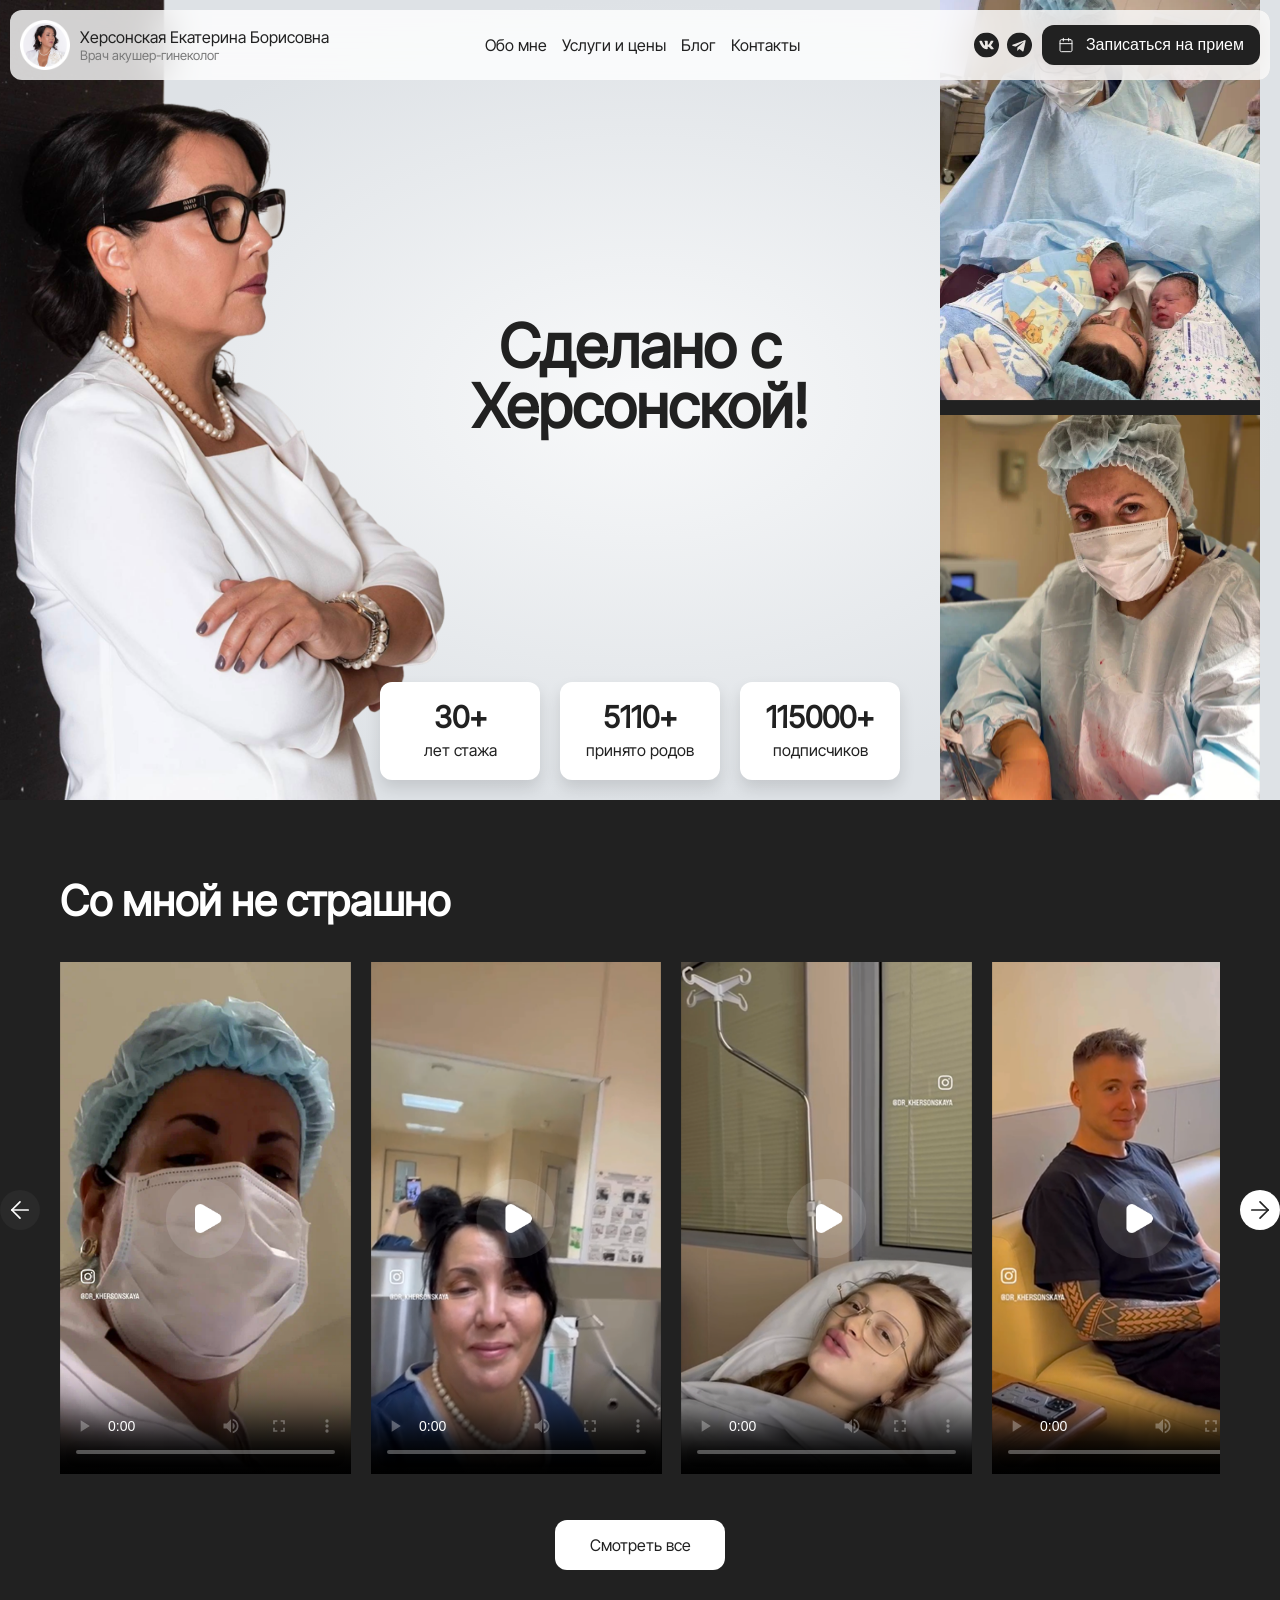
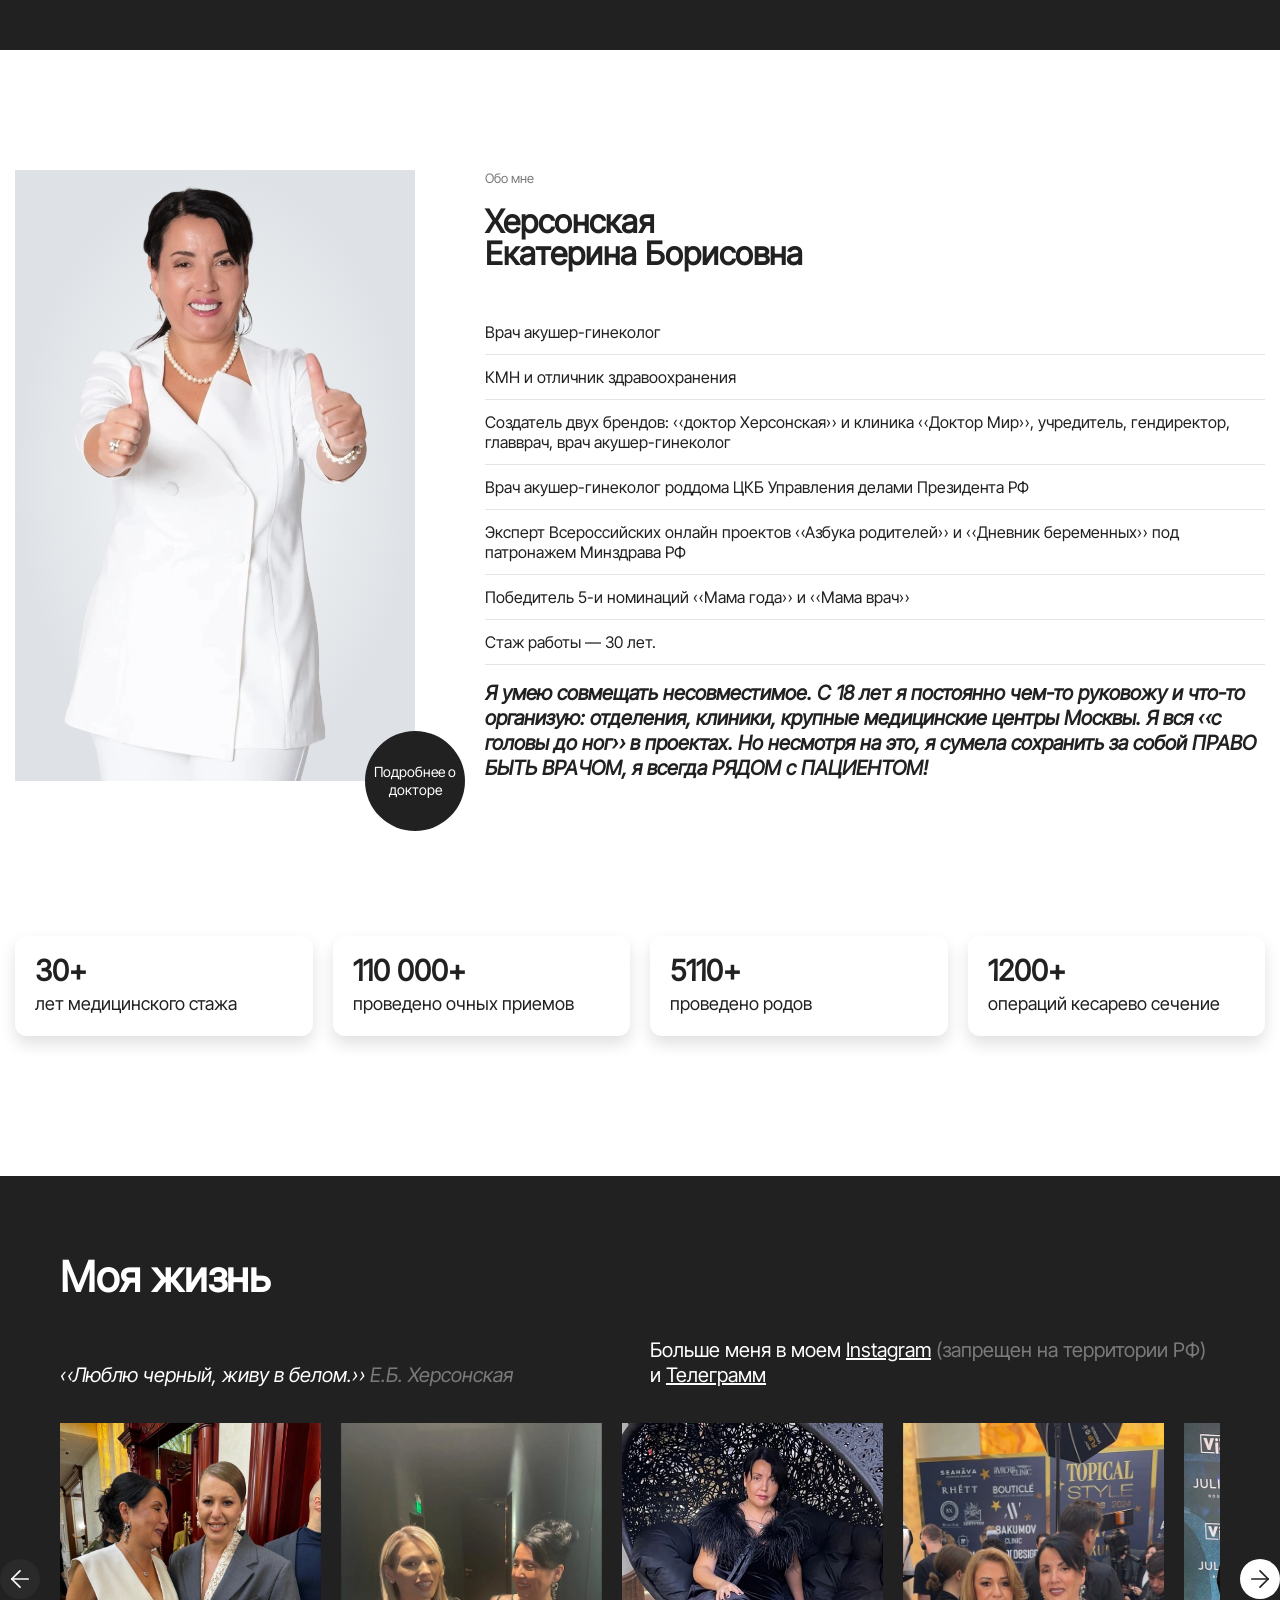
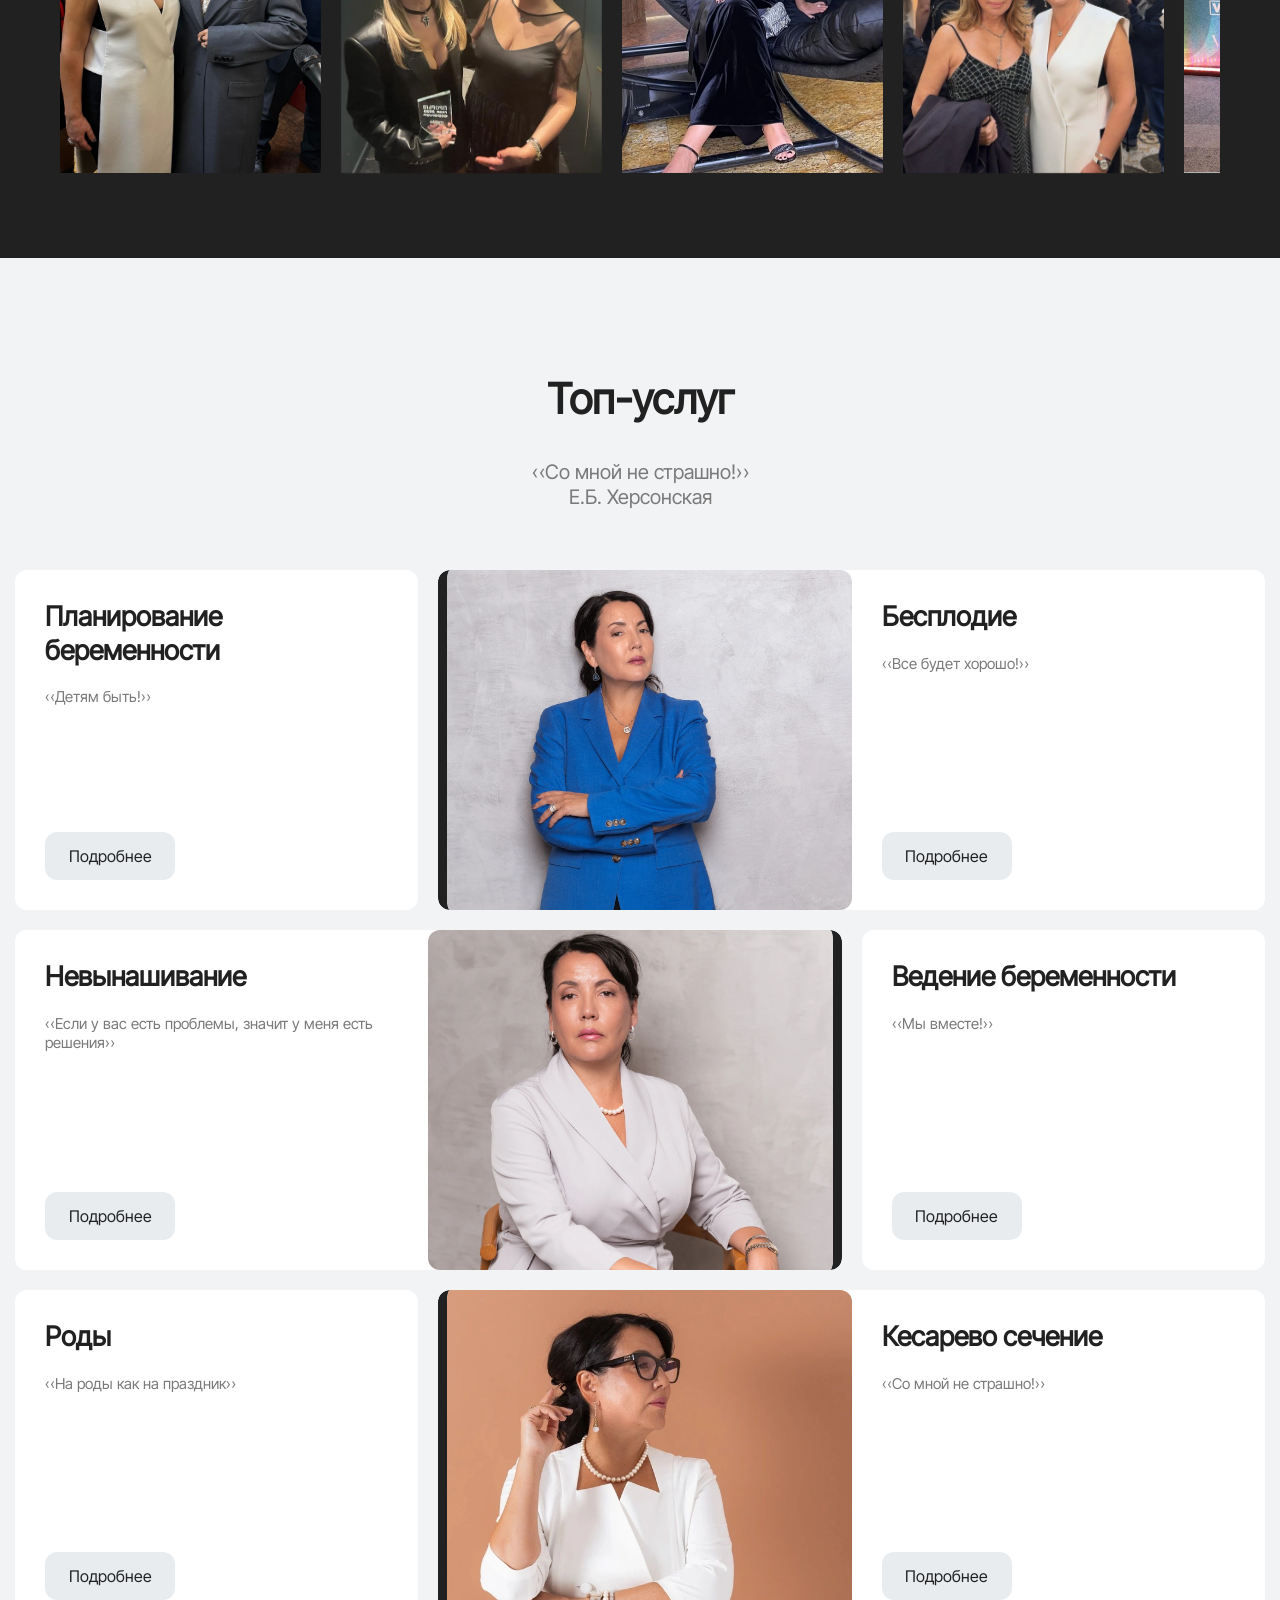
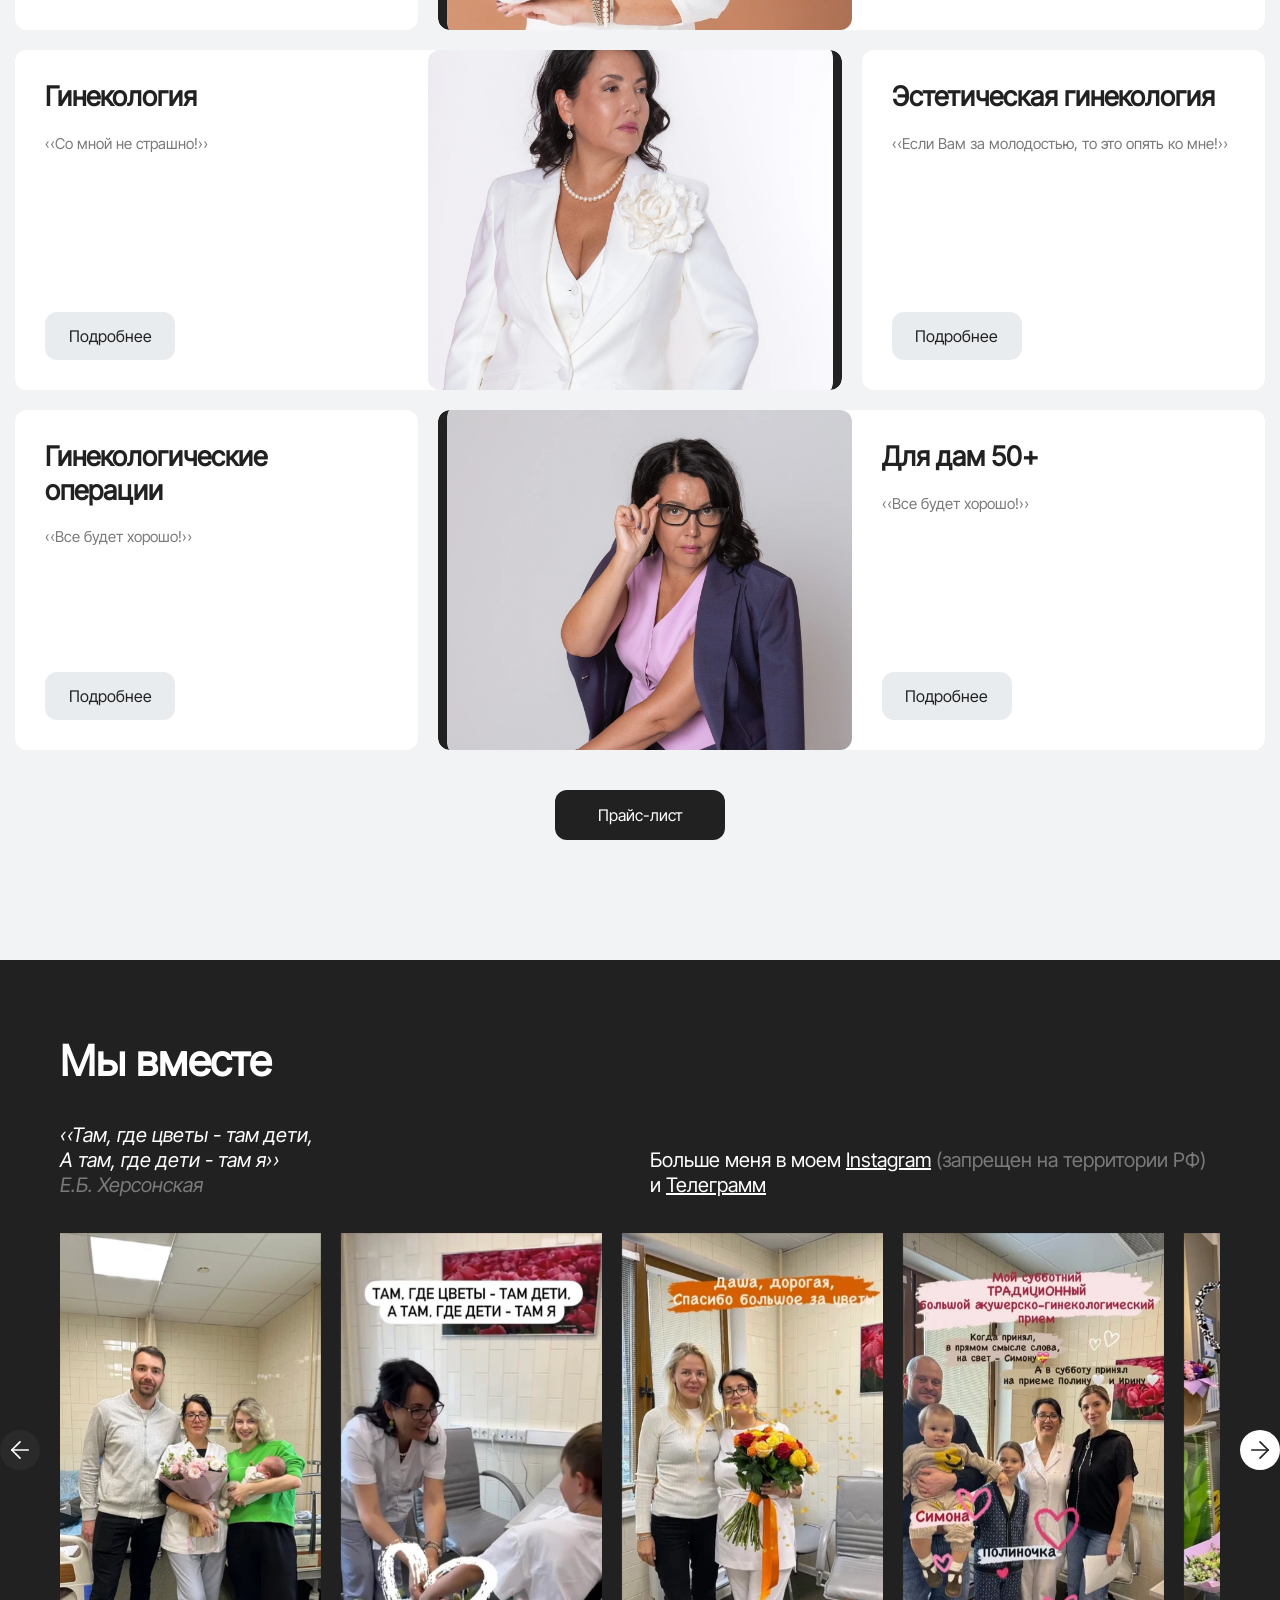
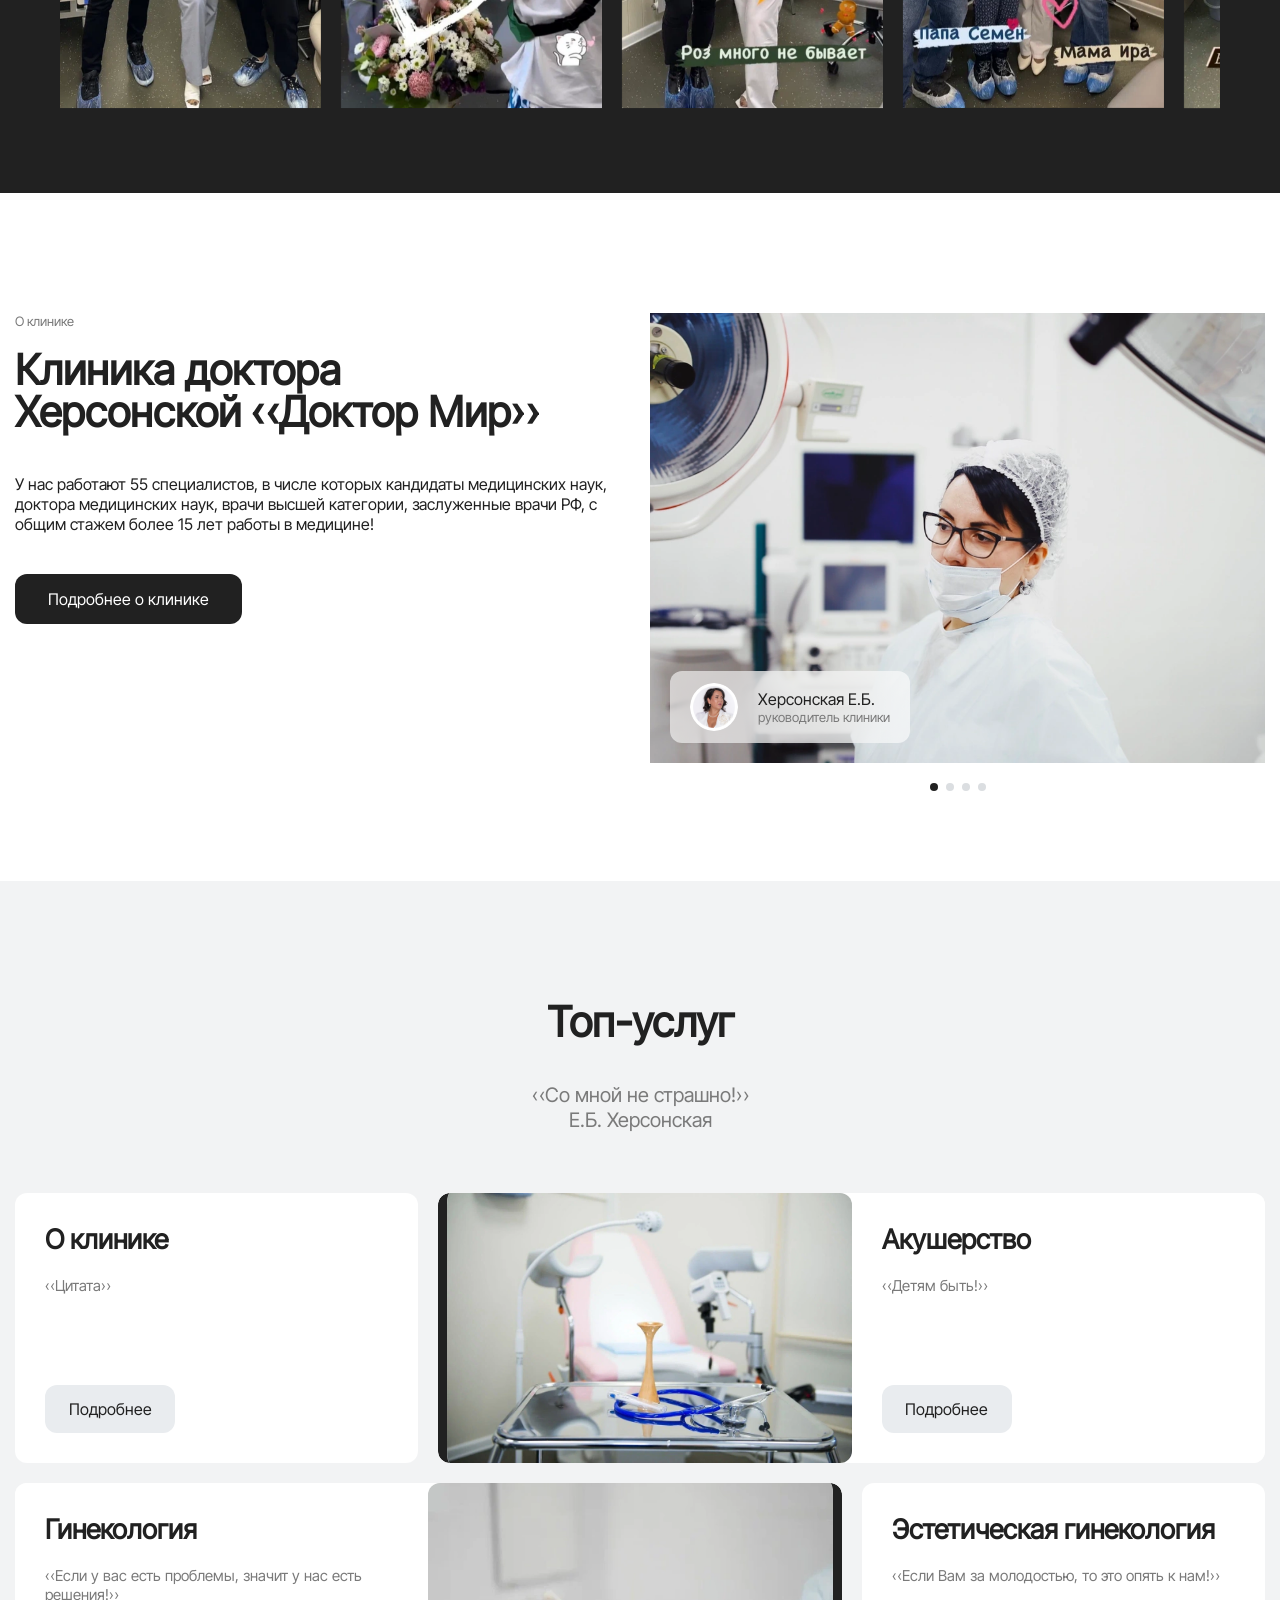
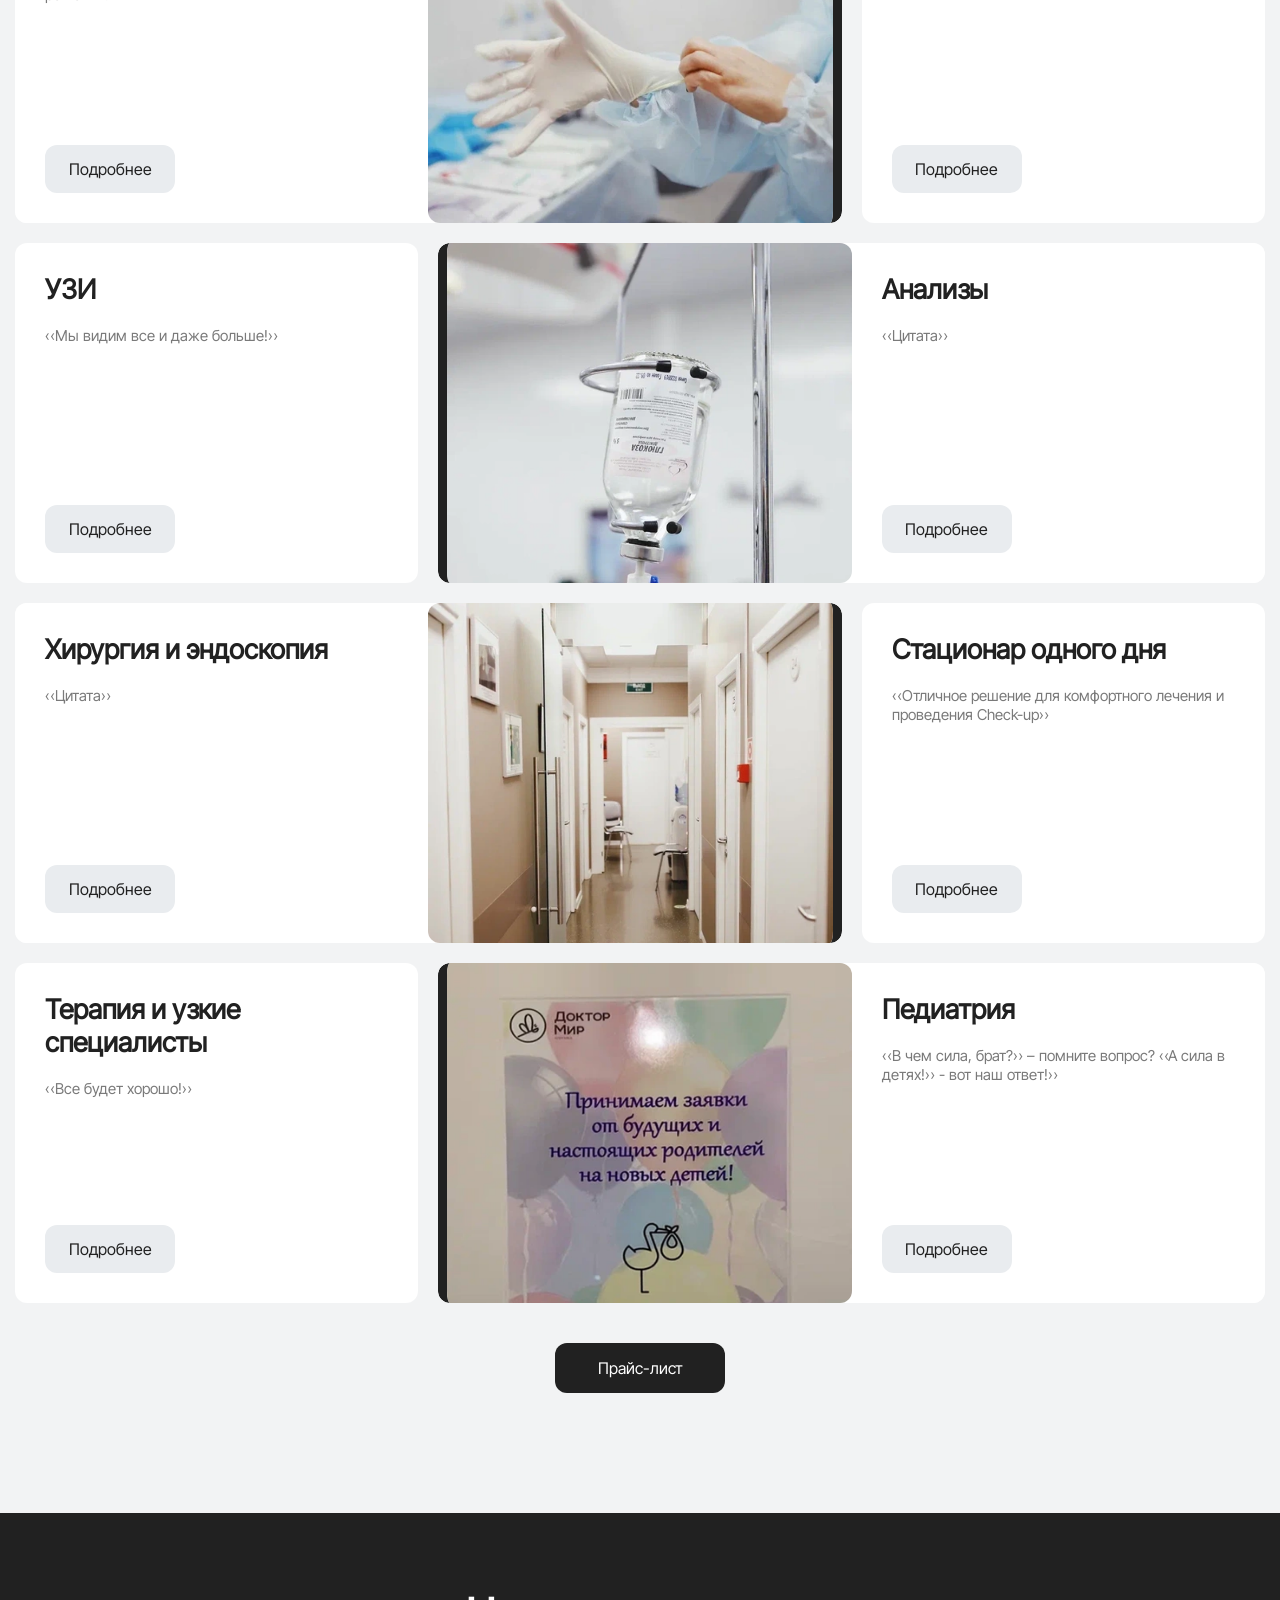
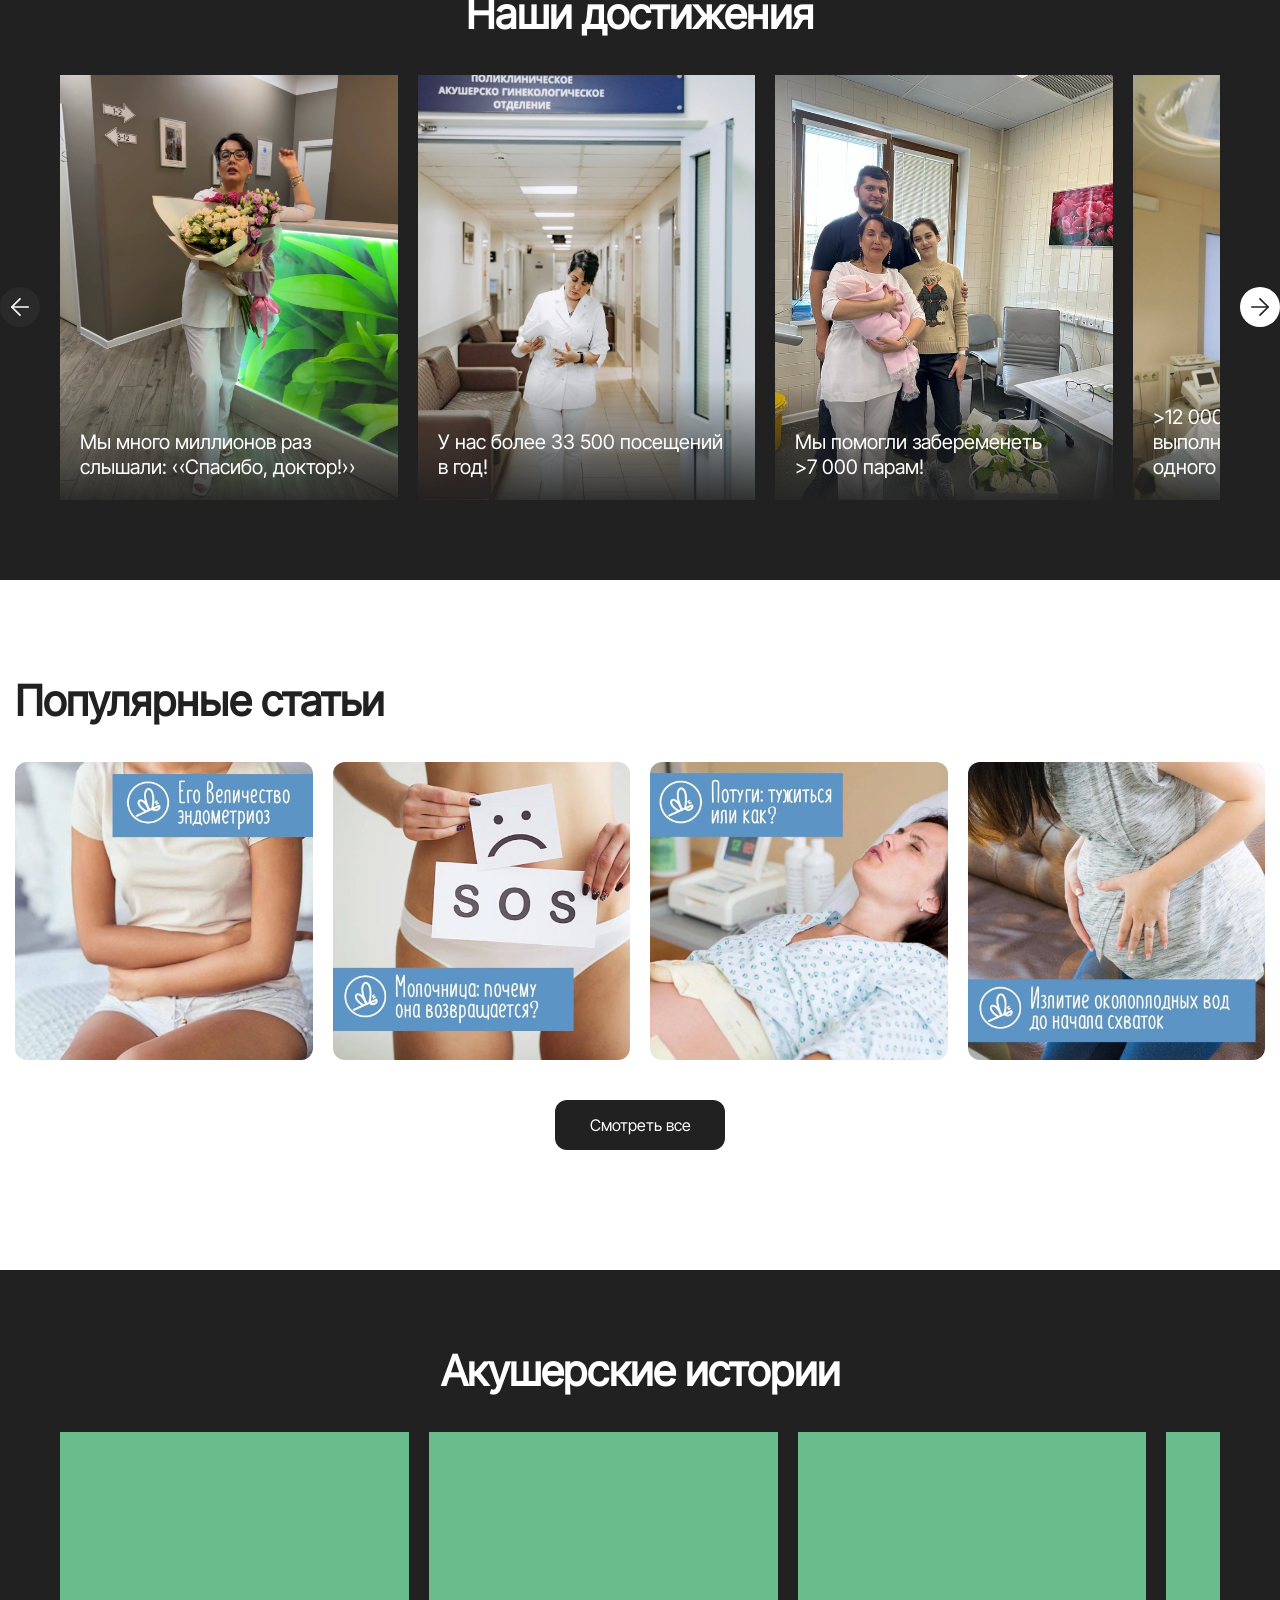
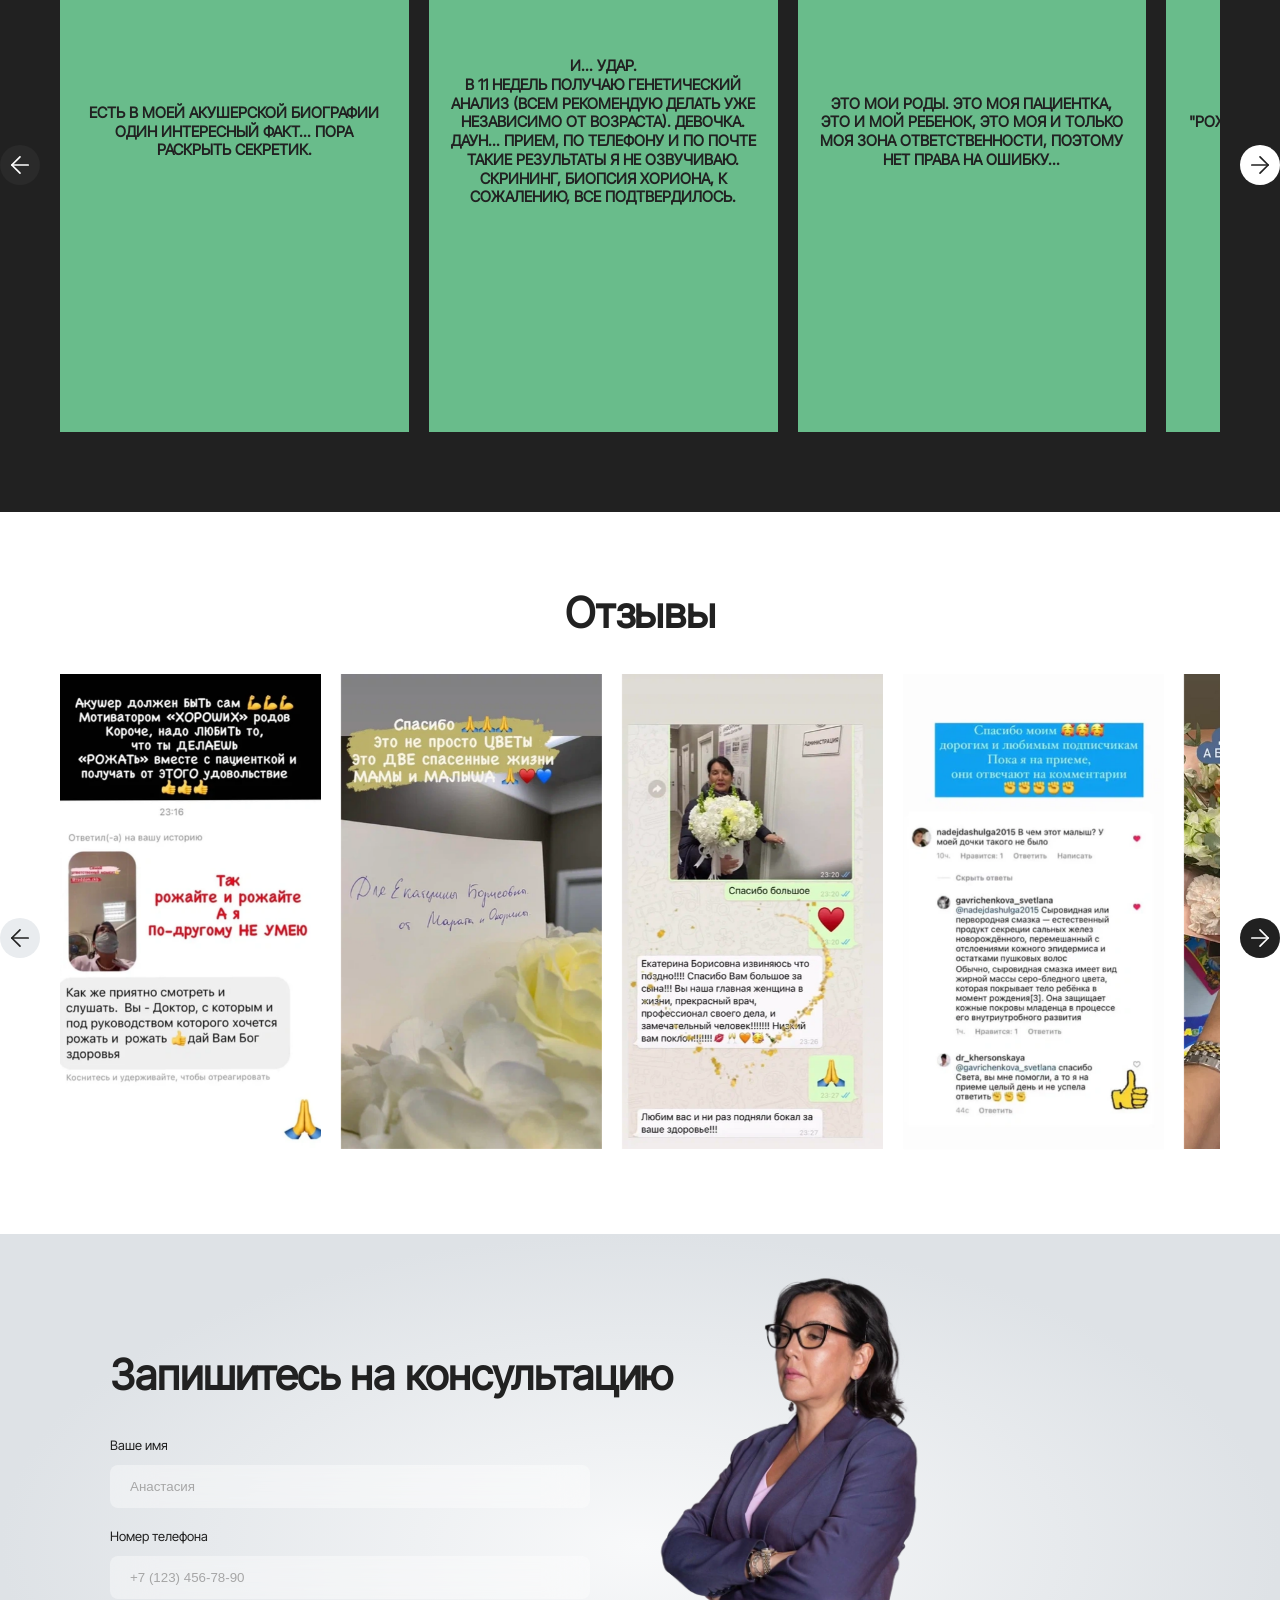
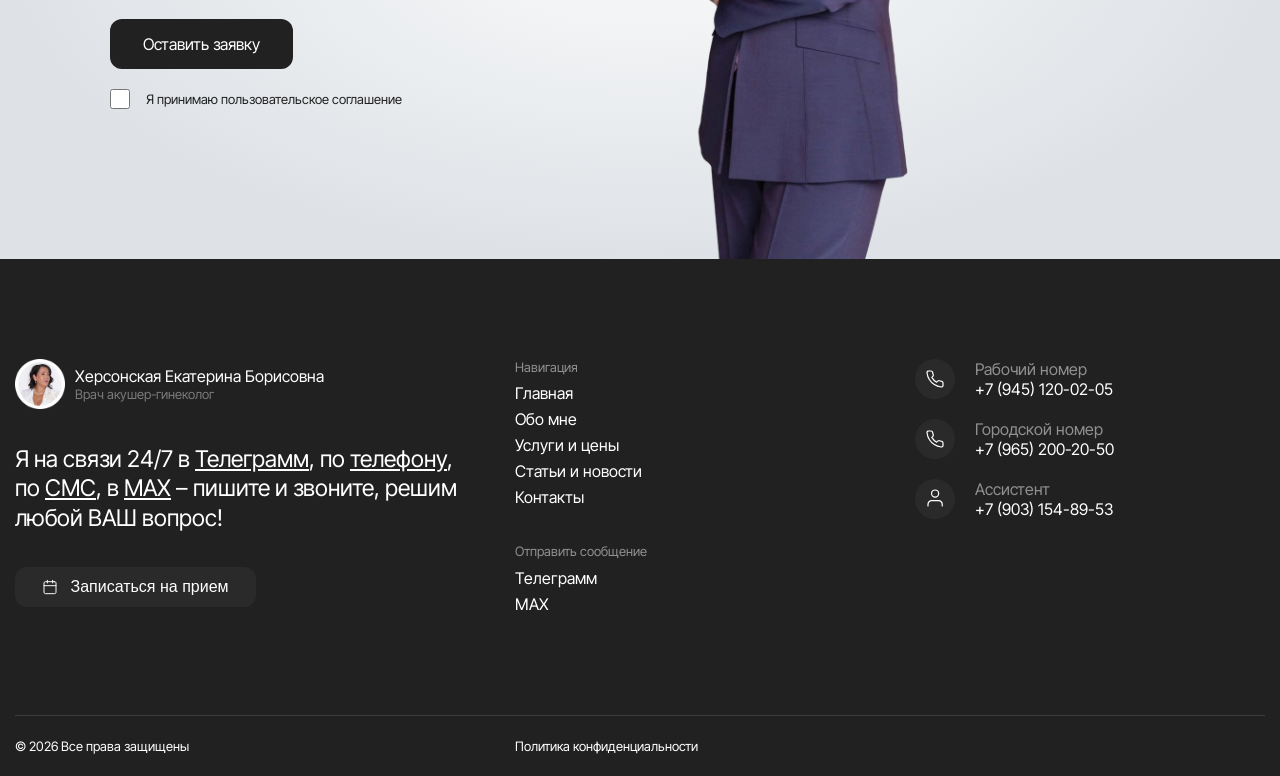
<file: index.html>
<!DOCTYPE html>
<html lang="en">

<head>
  <meta charset="UTF-8">
  <meta name="viewport" content="width=device-width, initial-scale=1.0">
  <title>Херсонская Екатерина Борисовна</title>
  <link rel="stylesheet" href="vendors/swiper-bundle.min.css">
  <link rel="stylesheet" href="css/style.min.css">
</head>

<body>
  <header class="header-page">
    <nav class="header-nav">
      <a href="/" class="header-basic-logo">
        <img src="img/logo.png" alt="" class="logo-main">
        <div class="logo-content">
          <h2 class="logo-title">Херсонская Екатерина Борисовна</h2>
          <p class="logo-text">Врач акушер-гинеколог</p>
        </div>
      </a>
      <div class="header-menu">
        <ul class="nav-page">
          <li class="nav-item">
            <a href="about.html" class="nav-link">Обо мне</a>
          </li>
          <li class="nav-item">
            <a href="price-page.html" class="nav-link">Услуги и цены</a>
          </li>
          <li class="nav-item">
            <a href="blog.html" class="nav-link">Блог</a>
          </li>
          <li class="nav-item">
            <a href="contacts.html" class="nav-link">Контакты</a>
          </li>
        </ul>
        <div class="callback-content">
          <p class="header-nav-text">Я на связи 24/7 в <a href="">Телеграмм</a>, по <a href="">телефону</a>, по <a href="">СМС</a>, в <a href="">МАХ</a> – пишите и звоните, решим любой ВАШ вопрос!</p>
          <ul class="header-social">
            <li class="social-item">
              <a href="" class="social-link">
                <svg>
                  <use xlink:href="sprite/sprite.svg#vk"></use>
                </svg>
              </a>
            </li>
            <li class="social-item">
              <a href="" class="social-link">
                <svg>
                  <use xlink:href="sprite/sprite.svg#telegram"></use>
                </svg>
              </a>
            </li>
          </ul>
          <button class="callback btn-dark">
            <svg>
              <use xlink:href="sprite/sprite.svg#calendar"></use>
            </svg>
            <span>Записаться на прием</span>
          </button>
          <ul class="phone-list">
            <li class="phone-item">
              <a href="tel:+79451200205" class="phone-link">
                <svg>
                  <use xlink:href="sprite/sprite.svg#phone"></use>
                </svg>
                <p>
                  <span class="phone-link-title">Рабочий номер</span>
                  <span>+7 (945) 120-02-05</span>
                </p>
              </a>
            </li>
            <li class="phone-item">
              <a href="tel:+79652002050" class="phone-link">
                <svg>
                  <use xlink:href="sprite/sprite.svg#phone"></use>
                </svg>
                <p>
                  <span class="phone-link-title">Городской номер</span>
                  <span>+7 (965) 200-20-50</span>
                </p>
              </a>
            </li>
            <li class="phone-item">
              <a href="tel:+79031548953" class="phone-link">
                <svg>
                  <use xlink:href="sprite/sprite.svg#phone-people"></use>
                </svg>
                <p>
                  <span class="phone-link-title">Ассистент</span>
                  <span>+7 (903) 154-89-53</span>
                </p>
              </a>
            </li>
          </ul>
        </div>
      </div>
      <button class="btn-burger">
        <span class="burger-line"></span>
      </button>
    </nav>
  </header>


  <main class="main-page">
    <section class="main-banner">
      <section class="section-hero">
        <div class="empty-box"></div>
        <img class="hero-img" src="img/inner-img.png" alt="">
        <div class="hero-content">
          <h1 class="page-title">Сделано с Херсонской!</h1>
          <h1 class="page-title-mobil">
            <span class="color-span">Сдел</span>ано
            <br>
            <span>с Хер</span>сонской!
          </h1>
          <ul class="author-info">
            <li class="author-item">
              <h2 class="author-item-title">30+</h2>
              <p class="author-item-text">лет стажа</p>
            </li>
            <li class="author-item">
              <h2 class="author-item-title">5110+</h2>
              <p class="author-item-text">принято родов</p>
            </li>
            <li class="author-item">
              <h2 class="author-item-title">115000+</h2>
              <p class="author-item-text">подписчиков</p>
            </li>
          </ul>
        </div>
        <div class="swiper swiper-hero">
          <ul class="swiper-wrapper">
            <li class="swiper-slide">
              <img src="img/inner-slide1.png" alt="">
            </li>
            <li class="swiper-slide">
              <img src="img/inner-slide2.png" alt="">
            </li>
            <li class="swiper-slide">
              <img src="img/inner-slide3.png" alt="">
            </li>
            <li class="swiper-slide">
              <img src="img/inner-slide4.png" alt="">
            </li>
            <li class="swiper-slide">
              <img src="img/inner-slide5.png" alt="">
            </li>
            <li class="swiper-slide">
              <img src="img/inner-slide6.png" alt="">
            </li>
            <li class="swiper-slide">
              <img src="img/inner-slide7.png" alt="">
            </li>
          </ul>
        </div>
      </section>
    </section>

    <section class="section-slider slider-dark slider-no-subtitle">

      <div class="slider-content container">
        <h2 class="section-title ">Со мной не страшно</h2>
        <div class="swiper-container slider-page swiper-video">
          <ul class="swiper-wrapper">
            <li class="swiper-slide">
              <video controls poster="img/Reels1.png">
                <source src="#">
              </video>
            </li>
            <li class="swiper-slide">
              <video controls poster="img/Reels2.png">
                <source src="#">
              </video>
            </li>
            <li class="swiper-slide">
              <video controls poster="img/Reels3.png">
                <source src="#">
              </video>
            </li>
            <li class="swiper-slide">
              <video controls poster="img/Reels4.png">
                <source src="#">
              </video>
            </li>
            <li class="swiper-slide">
              <video controls poster="img/Reels5.png">
                <source src="#">
              </video>
            </li>
            <li class="swiper-slide">
              <video controls poster="img/Reels6.png">
                <source src="#">
              </video>
            </li>
            <li class="swiper-slide">
              <video controls poster="img/Reels5.png">
                <source src="#">
              </video>
            </li>
          </ul>
          <div class="swiper-navigation">
            <button class="slider-button slider-button-prev btn-dark">
              <svg>
                <use xlink:href="sprite/sprite.svg#arrow-site"></use>
              </svg>
            </button>
            <button class="slider-button slider-button-next btn-light">
              <svg>
                <use xlink:href="sprite/sprite.svg#arrow-site"></use>
              </svg>
            </button>
          </div>
        </div>
        <a href="#" class="btn btn-all btn-light">Смотреть все</a>

      </div>
    </section>

    <section class="section-about-author container">
      <div class="about-author-content">
        <div class="about-author-photo" style="background-image: url('img/author-img.webp'), radial-gradient(50% 50% at 50% 50%, #F8F9FA 0%, #DEE2E6 100%);">
          <a href="#" class="btn-about">Подробнее о докторе</a>
        </div>
        <div class="about-author-content-info">
          <p class="section-subtitle">Обо мне</p>
          <h2 class="section-title">Херсонская
            <br>Екатерина Борисовна
          </h2>
          <p class="section-text">Врач акушер-гинеколог</p>
          <p class="section-text">КМН и отличник здравоохранения</p>
          <p class="section-text">Создатель двух брендов: «доктор Херсонская» и клиника «Доктор Мир», учредитель, гендиректор, главврач, врач акушер-гинеколог</p>
          <p class="section-text">Врач акушер-гинеколог роддома ЦКБ Управления делами Президента РФ</p>
          <p class="section-text">Эксперт Всероссийских онлайн проектов «Азбука родителей» и «Дневник беременных» под патронажем Минздрава РФ</p>
          <p class="section-text">Победитель 5-и номинаций «Мама года» и «Мама врач»</p>
          <p class="section-text">Стаж работы — 30 лет.</p>
          <p class="section-basic-text">Я умею совмещать несовместимое. С 18 лет я постоянно чем-то руковожу и что-то организую: отделения, клиники, крупные медицинские центры Москвы. Я вся «с головы до ног» в проектах. Но несмотря на это, я сумела сохранить за собой ПРАВО БЫТЬ ВРАЧОМ, я всегда РЯДОМ с ПАЦИЕНТОМ!</p>
        </div>
      </div>
      <ul class="author-info">
        <li class="author-item">
          <h2 class="author-item-title">30+</h2>
          <p class="author-item-text">лет медицинского стажа</p>
        </li>
        <li class="author-item">
          <h2 class="author-item-title">110 000+</h2>
          <p class="author-item-text">проведено очных приемов</p>
        </li>
        <li class="author-item">
          <h2 class="author-item-title">5110+</h2>
          <p class="author-item-text">проведено родов</p>
        </li>
        <li class="author-item">
          <h2 class="author-item-title">1200+</h2>
          <p class="author-item-text">операций кесарево сечение</p>
        </li>
      </ul>
    </section>

    <section class="section-slider slider-dark ">

      <div class="slider-content container">
        <h2 class="section-title ">Моя жизнь</h2>
        <div class="subtitle-content ">
          <p class="subtitle-content-text subtitle-italic">«Люблю черный, живу в белом.» <span>Е.Б. Херсонская</span>
          </p>
          <p class="subtitle-content-text subtitle-top">Больше меня в моем <a href="">Instagram</a>
            <span>(запрещен на территории РФ)</span> и <a href="">Телеграмм</a>
          </p>
        </div>
        <div class="swiper-container slider-page swiper-photo swiper-third">
          <ul class="swiper-wrapper">
            <li class="swiper-slide">
              <img src="img/photo-slider.webp" alt="">
            </li>
            <li class="swiper-slide">
              <img src="img/photo-slider2.webp" alt="">
            </li>
            <li class="swiper-slide">
              <img src="img/photo-slider3.webp" alt="">
            </li>
            <li class="swiper-slide">
              <img src="img/photo-slider4.webp" alt="">
            </li>
            <li class="swiper-slide">
              <img src="img/photo-slider5.webp" alt="">
            </li>
            <li class="swiper-slide">
              <img src="img/photo-slider.webp" alt="">
            </li>
            <li class="swiper-slide">
              <img src="img/photo-slider2.webp" alt="">
            </li>
          </ul>
          <div class="swiper-navigation">
            <button class="slider-button slider-button-prev btn-dark">
              <svg>
                <use xlink:href="sprite/sprite.svg#arrow-site"></use>
              </svg>
            </button>
            <button class="slider-button slider-button-next btn-light">
              <svg>
                <use xlink:href="sprite/sprite.svg#arrow-site"></use>
              </svg>
            </button>
          </div>
        </div>
        <p class="subtitle-content-text subtitle-bottom">Больше меня в моем <a href="">Instagram</a>
          <span>(запрещен на территории РФ)</span> и <a href="">Телеграмм</a>
        </p>
      </div>
    </section>

    <section class="section-allocation">
      <div class="container">
        <h2 class="section-title">Топ-услуг</h2>
        <p class="section-suptitle">«Со мной не страшно!»
          <br>Е.Б. Херсонская
        </p>
        <div class="allocation">
          <div class="allocation-item allocation-small">
            <div class="allocation-info">
              <h3>Планирование беременности</h3>
              <p>«Детям быть!»</p>
              <a href="#">Подробнее</a>
            </div>
          </div>
          <div class="allocation-item allocation-biggest allocation-left">
            <img src="img/service1.webp" alt="">
            <div class="allocation-info">
              <h3>Бесплодие</h3>
              <p>«Все будет хорошо!»</p>
              <a href="#">Подробнее</a>
            </div>
          </div>
          <div class="empty-allocation"></div>
          <div class="empty-allocation"></div>
          <div class="allocation-item allocation-biggest">
            <img src="img/service2.webp" alt="">
            <div class="allocation-info allocation-info-left">
              <h3>Невынашивание</h3>
              <p>«Если у вас есть проблемы, значит у меня есть решения»</p>
              <a href="#">Подробнее</a>
            </div>
          </div>
          <div class="allocation-item allocation-small">
            <div class="allocation-info">
              <h3>Ведение беременности</h3>
              <p>«Мы вместе!»</p>
              <a href="#">Подробнее</a>
            </div>
          </div>
          <div class="allocation-item allocation-small">
            <div class="allocation-info">
              <h3>Роды</h3>
              <p>«На роды как на праздник»</p>
              <a href="#">Подробнее</a>
            </div>
          </div>
          <div class="allocation-item allocation-biggest allocation-left">
            <img src="img/service3.webp" alt="">
            <div class="allocation-info">
              <h3>Кесарево сечение</h3>
              <p>«Со мной не страшно!»</p>
              <a href="#">Подробнее</a>
            </div>
          </div>
          <div class="empty-allocation"></div>
          <div class="empty-allocation"></div>
          <div class="allocation-item allocation-biggest">
            <img src="img/service4.webp" alt="">
            <div class="allocation-info allocation-info-left">
              <h3>Гинекология</h3>
              <p>«Со мной не страшно!»</p>
              <a href="#">Подробнее</a>
            </div>
          </div>
          <div class="allocation-item allocation-small">
            <div class="allocation-info">
              <h3>Эстетическая гинекология</h3>
              <p>«Если Вам за молодостью, то это опять ко мне!»</p>
              <a href="#">Подробнее</a>
            </div>
          </div>
          <div class="allocation-item allocation-small">
            <div class="allocation-info">
              <h3>Гинекологические операции</h3>
              <p>«Все будет хорошо!»</p>
              <a href="#">Подробнее</a>
            </div>
          </div>
          <div class="allocation-item allocation-biggest allocation-left">
            <img src="img/service5.webp" alt="">
            <div class="allocation-info">
              <h3>Для дам 50+</h3>
              <p>«Все будет хорошо!»</p>
              <a href="#">Подробнее</a>
            </div>
          </div>
          <a href="#" class="allocation-item mobile-allocation-btn">
            Прайс-лист
          </a>
        </div>
        <a href="#" class="btn-all btn-dark btn">Прайс-лист</a>
      </div>
    </section>

    <section class="section-slider slider-dark ">

      <div class="slider-content container">
        <h2 class="section-title ">Мы вместе</h2>
        <div class="subtitle-content ">
          <p class="subtitle-content-text subtitle-italic">«Там, где цветы - там дети,
            <br>А там, где дети - там я»
            <br>
            <span>Е.Б. Херсонская</span>
          </p>
          <p class="subtitle-content-text subtitle-top">Больше меня в моем <a href="">Instagram</a>
            <span>(запрещен на территории РФ)</span> и <a href="">Телеграмм</a>
          </p>
        </div>
        <div class="swiper-container slider-page reels-reviews swiper-third">
          <ul class="swiper-wrapper">
            <li class="swiper-slide">
              <img src="img/photo2-slider1.webp" alt="">
            </li>
            <li class="swiper-slide">
              <img src="img/photo2-slider2.webp" alt="">
            </li>
            <li class="swiper-slide">
              <img src="img/photo2-slider3.webp" alt="">
            </li>
            <li class="swiper-slide">
              <img src="img/photo2-slider4.webp" alt="">
            </li>
            <li class="swiper-slide">
              <img src="img/photo2-slider5.webp" alt="">
            </li>
            <li class="swiper-slide">
              <img src="img/photo2-slider1.webp" alt="">
            </li>
            <li class="swiper-slide">
              <img src="img/photo2-slider4.webp" alt="">
            </li>
          </ul>
          <div class="swiper-navigation">
            <button class="slider-button slider-button-prev btn-dark">
              <svg>
                <use xlink:href="sprite/sprite.svg#arrow-site"></use>
              </svg>
            </button>
            <button class="slider-button slider-button-next btn-light">
              <svg>
                <use xlink:href="sprite/sprite.svg#arrow-site"></use>
              </svg>
            </button>
          </div>
        </div>
        <p class="subtitle-content-text subtitle-bottom">Больше меня в моем <a href="">Instagram</a>
          <span>(запрещен на территории РФ)</span> и <a href="">Телеграмм</a>
        </p>
      </div>
    </section>

    <section class="section-about-cliniks container">
      <div class="about-author-content-info">
        <p class="section-subtitle">О клинике</p>
        <h2 class="section-title">Клиника доктора
          <br>Херсонской «Доктор Мир»
        </h2>
        <p class="section-text">У нас работают 55 специалистов, в числе которых кандидаты медицинских наук, доктора медицинских наук, врачи высшей категории, заслуженные врачи РФ, с общим стажем более 15 лет работы в медицине!</p>
        <a href="https://doctormir.ru/" class="btn btn-dark btn-all" style="max-width: 230px;">Подробнее о клинике</a>
      </div>
      <div class="about-cliniks-slider swiper-container">
        <ul class="swiper-wrapper">
          <li class="swiper-slide">
            <img src="img/cliniks.webp" alt="">
          </li>
          <li class="swiper-slide">
            <img src="img/inner-slide1.png" alt="">
          </li>
          <li class="swiper-slide">
            <img src="img/cliniks.webp" alt="">
          </li>
          <li class="swiper-slide">
            <img src="img/inner-slide1.png" alt="">
          </li>
        </ul>
        <div class="pagination-slider"></div>
        <div class="hint">
          <img src="img/logo.png" alt="">
          <div class="hint-info">
            <h2 class="logo-title">Херсонская Е.Б.</h2>
            <p class="logo-text">руководитель клиники</p>
          </div>
        </div>
      </div>
    </section>

    <section class="section-allocation">
      <div class="container">
        <h2 class="section-title">Топ-услуг</h2>
        <p class="section-suptitle">«Со мной не страшно!»
          <br>Е.Б. Херсонская
        </p>
        <div class="allocation">
          <div class="allocation-item allocation-small">
            <div class="allocation-info">
              <h3>О клинике</h3>
              <p>«Цитата»</p>
              <a href="#">Подробнее</a>
            </div>
          </div>
          <div class="allocation-item allocation-biggest allocation-left">
            <img src="img/top-service1.webp" alt="">
            <div class="allocation-info">
              <h3>Акушерство</h3>
              <p>«Детям быть!»</p>
              <a href="#">Подробнее</a>
            </div>
          </div>
          <div class="empty-allocation"></div>
          <div class="empty-allocation"></div>
          <div class="allocation-item allocation-biggest">
            <img src="img/top-service2.webp" alt="">
            <div class="allocation-info allocation-info-left">
              <h3>Гинекология</h3>
              <p>«Если у вас есть проблемы, значит у нас есть решения!»</p>
              <a href="#">Подробнее</a>
            </div>
          </div>
          <div class="allocation-item allocation-small">
            <div class="allocation-info">
              <h3>Эстетическая гинекология</h3>
              <p>«Если Вам за молодостью, то это опять к нам!»</p>
              <a href="#">Подробнее</a>
            </div>
          </div>
          <div class="allocation-item allocation-small">
            <div class="allocation-info">
              <h3>УЗИ</h3>
              <p>«Мы видим все и даже больше!»</p>
              <a href="#">Подробнее</a>
            </div>
          </div>
          <div class="allocation-item allocation-biggest allocation-left">
            <img src="img/top-service3.webp" alt="">
            <div class="allocation-info">
              <h3>Анализы</h3>
              <p>«Цитата»</p>
              <a href="#">Подробнее</a>
            </div>
          </div>
          <div class="empty-allocation"></div>
          <div class="empty-allocation"></div>
          <div class="allocation-item allocation-biggest">
            <img src="img/top-service4.webp" alt="">
            <div class="allocation-info allocation-info-left">
              <h3>Хирургия и эндоскопия</h3>
              <p>«Цитата»</p>
              <a href="#">Подробнее</a>
            </div>
          </div>
          <div class="allocation-item allocation-small">
            <div class="allocation-info">
              <h3>Стационар одного дня</h3>
              <p>«Отличное решение для комфортного лечения и проведения Check-up»</p>
              <a href="#">Подробнее</a>
            </div>
          </div>
          <div class="allocation-item allocation-small">
            <div class="allocation-info">
              <h3>Терапия и узкие специалисты</h3>
              <p>«Все будет хорошо!»</p>
              <a href="#">Подробнее</a>
            </div>
          </div>
          <div class="allocation-item allocation-biggest allocation-left">
            <img src="img/top-service5.webp" alt="">
            <div class="allocation-info">
              <h3>Педиатрия</h3>
              <p>«В чем сила, брат?» – помните вопрос? «А сила в детях!» - вот наш ответ!»</p>
              <a href="#">Подробнее</a>
            </div>
          </div>
          <a href="#" class="allocation-item mobile-allocation-btn">
            Прайс-лист
          </a>
        </div>
        <a href="#" class="btn-all btn-dark btn">Прайс-лист</a>
      </div>
    </section>

    <section class="section-slider slider-dark ">

      <div class="slider-content container">
        <h2 class="section-title" style="text-align: center;">Наши достижения</h2>
        <div class="swiper-container slider-page swiper-achievements swiper-five">
          <ul class="swiper-wrapper">
            <li class="swiper-slide" style="background-image: url('img/achievements.webp');">
              <p class="achievements-text">Мы много миллионов раз слышали: «Спасибо, доктор!»</p>
            </li>
            <li class="swiper-slide" style="background-image: url('img/achievements2.webp');">
              <p class="achievements-text">У нас более 33 500 посещений в год!</p>
            </li>
            <li class="swiper-slide" style="background-image: url('img/achievements3.webp');">
              <p class="achievements-text">Мы помогли забеременеть >7 000 парам!</p>
            </li>
            <li class="swiper-slide" style="background-image: url('img/achievements4.webp');">
              <p class="achievements-text">&gt;12 000 операций мы выполнили в нашем стационаре одного дня!</p>
            </li>
            <li class="swiper-slide" style="background-image: url('img/achievements2.webp');">
              <p class="achievements-text">У нас более 33 500 посещений в год!</p>
            </li>

          </ul>
          <div class="swiper-navigation">
            <button class="slider-button slider-button-prev btn-dark">
              <svg>
                <use xlink:href="sprite/sprite.svg#arrow-site"></use>
              </svg>
            </button>
            <button class="slider-button slider-button-next btn-light">
              <svg>
                <use xlink:href="sprite/sprite.svg#arrow-site"></use>
              </svg>
            </button>
          </div>
        </div>

      </div>
    </section>

    <section class="section-posts container">
      <h2 class="section-title">Популярные статьи</h2>
      <ul class="posts-content">
        <li class="post-content-item">
          <a href="#">
            <img src="img/post1.webp" alt="">
          </a>
        </li>
        <li class="post-content-item">
          <a href="#">
            <img src="img/post2.webp" alt="">
          </a>
        </li>
        <li class="post-content-item">
          <a href="#">
            <img src="img/post3.webp" alt="">
          </a>
        </li>
        <li class="post-content-item">
          <a href="#">
            <img src="img/post4.webp" alt="">
          </a>
        </li>
      </ul>
      <a href="#" class="btn btn-all btn-dark">Смотреть все</a>
    </section>

    <section class="section-slider slider-dark">

      <div class="slider-content container">
        <h2 class="section-title" style="text-align: center;">Акушерские истории</h2>
        <div class="swiper-container slider-page swiper-history swiper-third">
          <ul class="swiper-wrapper">
            <li class="swiper-slide" style="background-color: #69bc8b;">

              <p class="swiper-history-text">Есть в моей акушерской биографии один интересный факт... Пора раскрыть секретик.</p>

            </li>
            <li class="swiper-slide" style="background-color: #69bc8b;">

              <p class="swiper-history-text">И... Удар.
                <br>В 11 недель получаю генетический анализ (всем рекомендую делать уже независимо от возраста). Девочка. Даун... Прием, по телефону и по почте такие результаты я не озвучиваю. Скрининг, биопсия хориона, к сожалению, все подтвердилось.
              </p>


            </li>
            <li class="swiper-slide" style="background-color: #69bc8b;">

              <p class="swiper-history-text">Это мои роды. Это моя пациентка, это и мой ребенок, это моя и только моя зона ответственности, поэтому нет права на ошибку...</p>


            </li>
            <li class="swiper-slide" style="background-color: #69bc8b;">

              <p class="swiper-history-text">"Рожать - хорошо, а хорошо рожать - еще лучше"</p>


            </li>
            <li class="swiper-slide" style="background-color: #69bc8b;">

              <p class="swiper-history-text">Это мои роды. Это моя пациентка, это и мой ребенок, это моя и только моя зона ответственности, поэтому нет права на ошибку...</p>


            </li>
          </ul>
          <div class="swiper-navigation">
            <button class="slider-button slider-button-prev btn-dark">
              <svg>
                <use xlink:href="sprite/sprite.svg#arrow-site"></use>
              </svg>
            </button>
            <button class="slider-button slider-button-next btn-light">
              <svg>
                <use xlink:href="sprite/sprite.svg#arrow-site"></use>
              </svg>
            </button>
          </div>
        </div>

      </div>
    </section>

    <section class="section-slider slider-light">

      <div class="slider-content container">
        <h2 class="section-title" style="text-align: center;">Отзывы</h2>

        <div class="swiper-container slider-page reels-reviews swiper-third">
          <ul class="swiper-wrapper">
            <li class="swiper-slide">
              <img src="img/reviews1.webp" alt="">
            </li>
            <li class="swiper-slide">
              <img src="img/reviews2.webp" alt="">
            </li>
            <li class="swiper-slide">
              <img src="img/reviews3.webp" alt="">
            </li>
            <li class="swiper-slide">
              <img src="img/reviews4.webp" alt="">
            </li>
            <li class="swiper-slide">
              <img src="img/reviews5.webp" alt="">
            </li>
            <li class="swiper-slide">
              <img src="img/reviews1.webp" alt="">
            </li>
            <li class="swiper-slide">
              <img src="img/reviews4.webp" alt="">
            </li>
          </ul>
          <div class="swiper-navigation">
            <button class="slider-button slider-button-prev btn-dark">
              <svg>
                <use xlink:href="sprite/sprite.svg#arrow-site"></use>
              </svg>
            </button>
            <button class="slider-button slider-button-next btn-light">
              <svg>
                <use xlink:href="sprite/sprite.svg#arrow-site"></use>
              </svg>
            </button>
          </div>
        </div>

      </div>
    </section>

    <section class="section-form">
      <div class="container">
        <div class="section-form-inner">
          <h2 class="section-title">Запишитесь на консультацию</h2>
          <form action="#" class="form-page">
            <label class="form-field" for="">
              <span>Ваше имя</span>
              <input type="text" placeholder="Анастасия">
            </label>
            <label class="form-field" for="">
              <span>Номер телефона</span>
              <input type="tel" placeholder="+7 (123) 456-78-90">
            </label>
            <input type="submit" value="Оставить заявку" class="btn form-submit btn-dark">
            <label class="form-field-checkbox" for="">
              <input type="checkbox" name="politic">
              <span>Я принимаю пользовательское соглашение</span>
            </label>
          </form>
        </div>
      </div>
    </section>

  </main>

  <footer class="footer-page">
    <div class="container">
      <ul class="footer-inner">
        <li class="footer-inner-item">
          <a href="" class="header-basic-logo">
            <img src="img/logo.png" alt="" class="logo-main">
            <div class="logo-content">
              <h2 class="logo-title">Херсонская Екатерина Борисовна</h2>
              <p class="logo-text">Врач акушер-гинеколог</p>
            </div>
          </a>
          <p class="header-nav-text">Я на связи 24/7 в <a href="">Телеграмм</a>, по <a href="">телефону</a>, по <a href="">СМС</a>, в <a href="">МАХ</a> – пишите и звоните, решим любой ВАШ вопрос!</p>
          <button class="callback btn-dark">
            <svg>
              <use xlink:href="sprite/sprite.svg#calendar"></use>
            </svg>
            <span>Записаться на прием</span>
          </button>
        </li>
        <li class="footer-inner-item">
          <div class="nav-footer-content">
            <h2>Навигация</h2>
            <ul class="footer-nav">
              <li>
                <a href="index.html">Главная</a>
              </li>
              <li>
                <a href="about.html">Обо мне</a>
              </li>
              <li>
                <a href="price-page.html">Услуги и цены</a>
              </li>
              <li>
                <a href="blog.html">Статьи и новости</a>
              </li>
              <li>
                <a href="contacts.html">Контакты</a>
              </li>
            </ul>
          </div>
          <div class="nav-footer-content">
            <h2>Отправить сообщение</h2>
            <ul class="footer-nav">
              <li>
                <a href="#">Телеграмм</a>
              </li>
              <li>
                <a href="#">MAX</a>
              </li>
            </ul>
          </div>
        </li>
        <li class="footer-inner-item">
          <ul class="phone-list">
            <li class="phone-item">
              <a href="tel:+79451200205" class="phone-link">
                <svg>
                  <use xlink:href="sprite/sprite.svg#phone"></use>
                </svg>
                <p>
                  <span class="phone-link-title">Рабочий номер</span>
                  <span>+7 (945) 120-02-05</span>
                </p>
              </a>
            </li>
            <li class="phone-item">
              <a href="tel:+79652002050" class="phone-link">
                <svg>
                  <use xlink:href="sprite/sprite.svg#phone"></use>
                </svg>
                <p>
                  <span class="phone-link-title">Городской номер</span>
                  <span>+7 (965) 200-20-50</span>
                </p>
              </a>
            </li>
            <li class="phone-item">
              <a href="tel:+79031548953" class="phone-link">
                <svg>
                  <use xlink:href="sprite/sprite.svg#phone-people"></use>
                </svg>
                <p>
                  <span class="phone-link-title">Ассистент</span>
                  <span>+7 (903) 154-89-53</span>
                </p>
              </a>
            </li>
          </ul>
        </li>
      </ul>
      <ul class="footer-copyright">
        <li>
          <p>© 2026 Все права защищены</p>
        </li>
        <li>
          <a href="#">Политика конфиденциальности</a>
        </li>
      </ul>
    </div>
  </footer>

  <div class="modal-preview" id="modal-preview">
    <div class="modal">
      <div class="modal-img">

      </div>
      <div class="modal-navigation">
        <button class="modal-arrow modal-prev btn-light">
          <svg>
            <use xlink:href="sprite/sprite.svg#arrow-site"></use>
          </svg>
        </button>
        <button class="modal-arrow modal-next btn-light">
          <svg>
            <use xlink:href="sprite/sprite.svg#arrow-site"></use>
          </svg>
        </button>
      </div>
    </div>
    <button class="modal-close">
      <span></span>
    </button>
  </div>

  <script src="vendors/swiper-bundle.min.js"></script>
  <script src="js/main.js"></script>
</body>

</html>
</file>
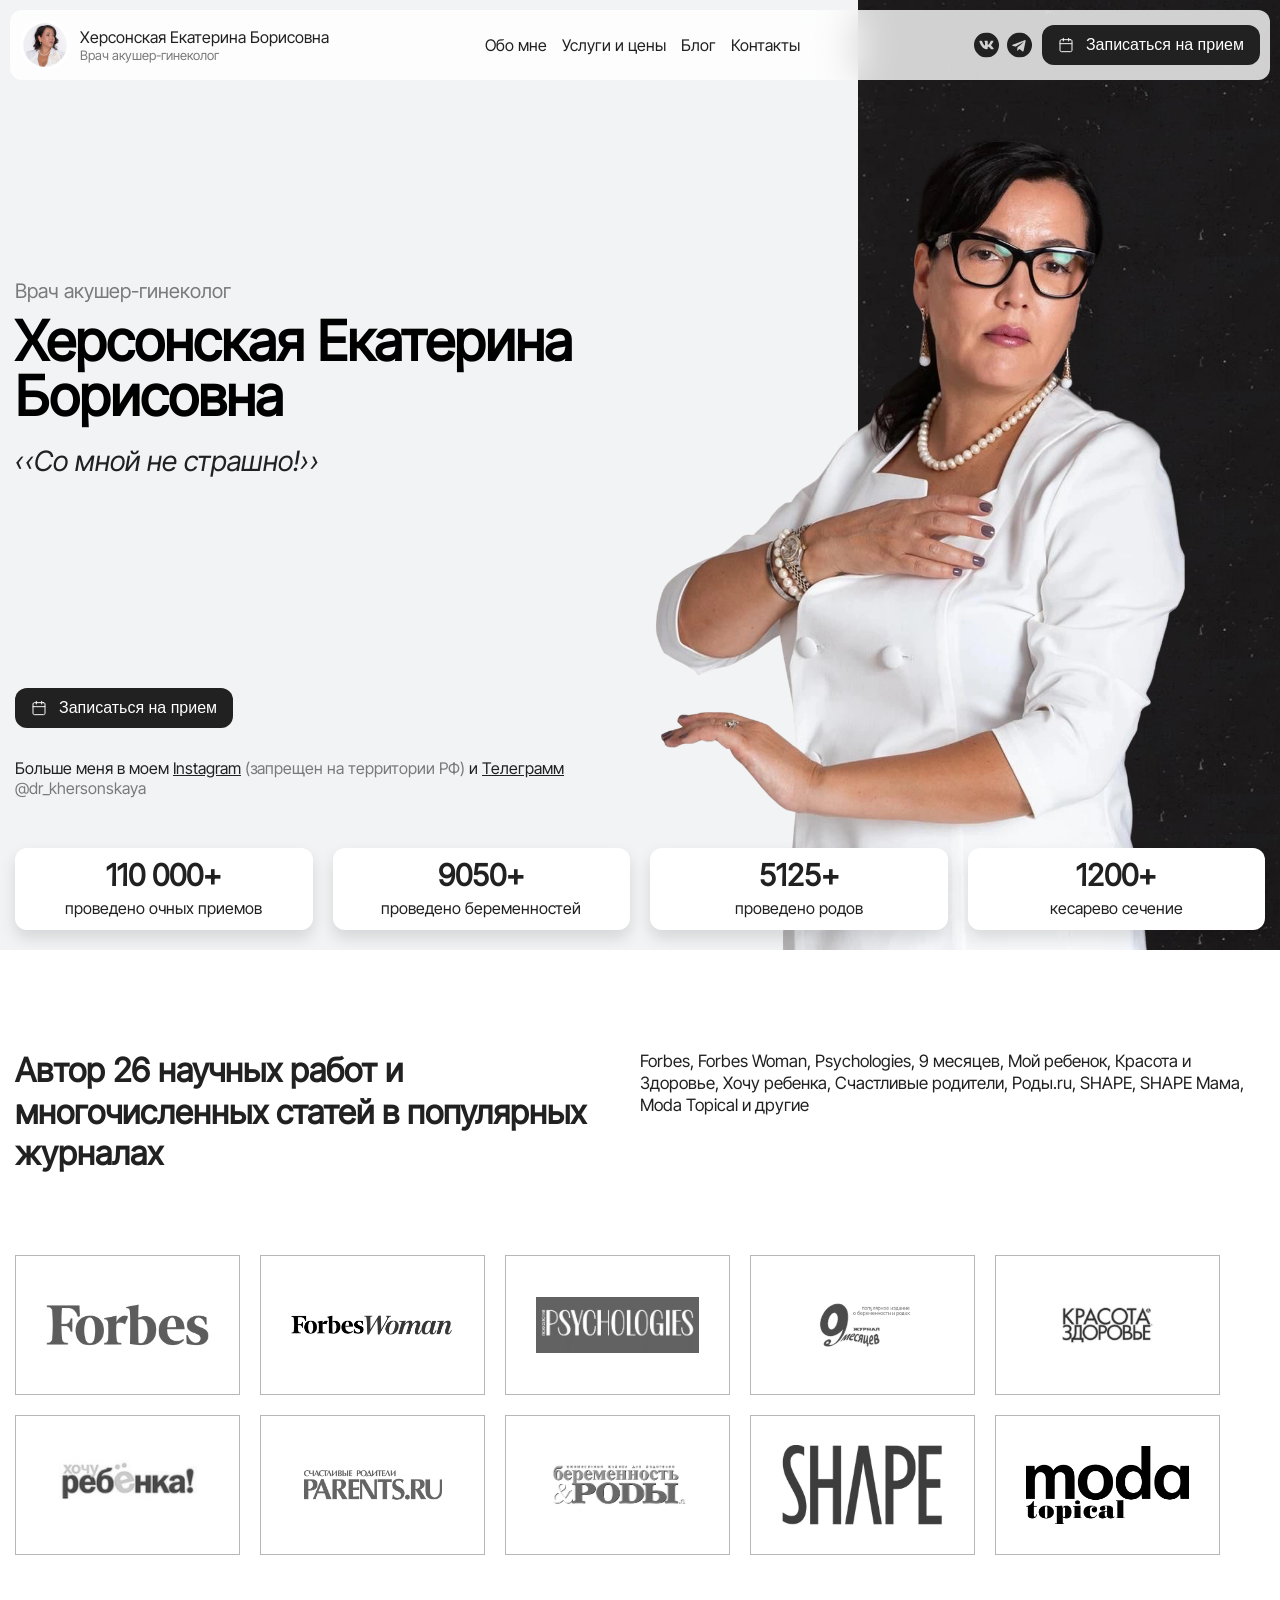
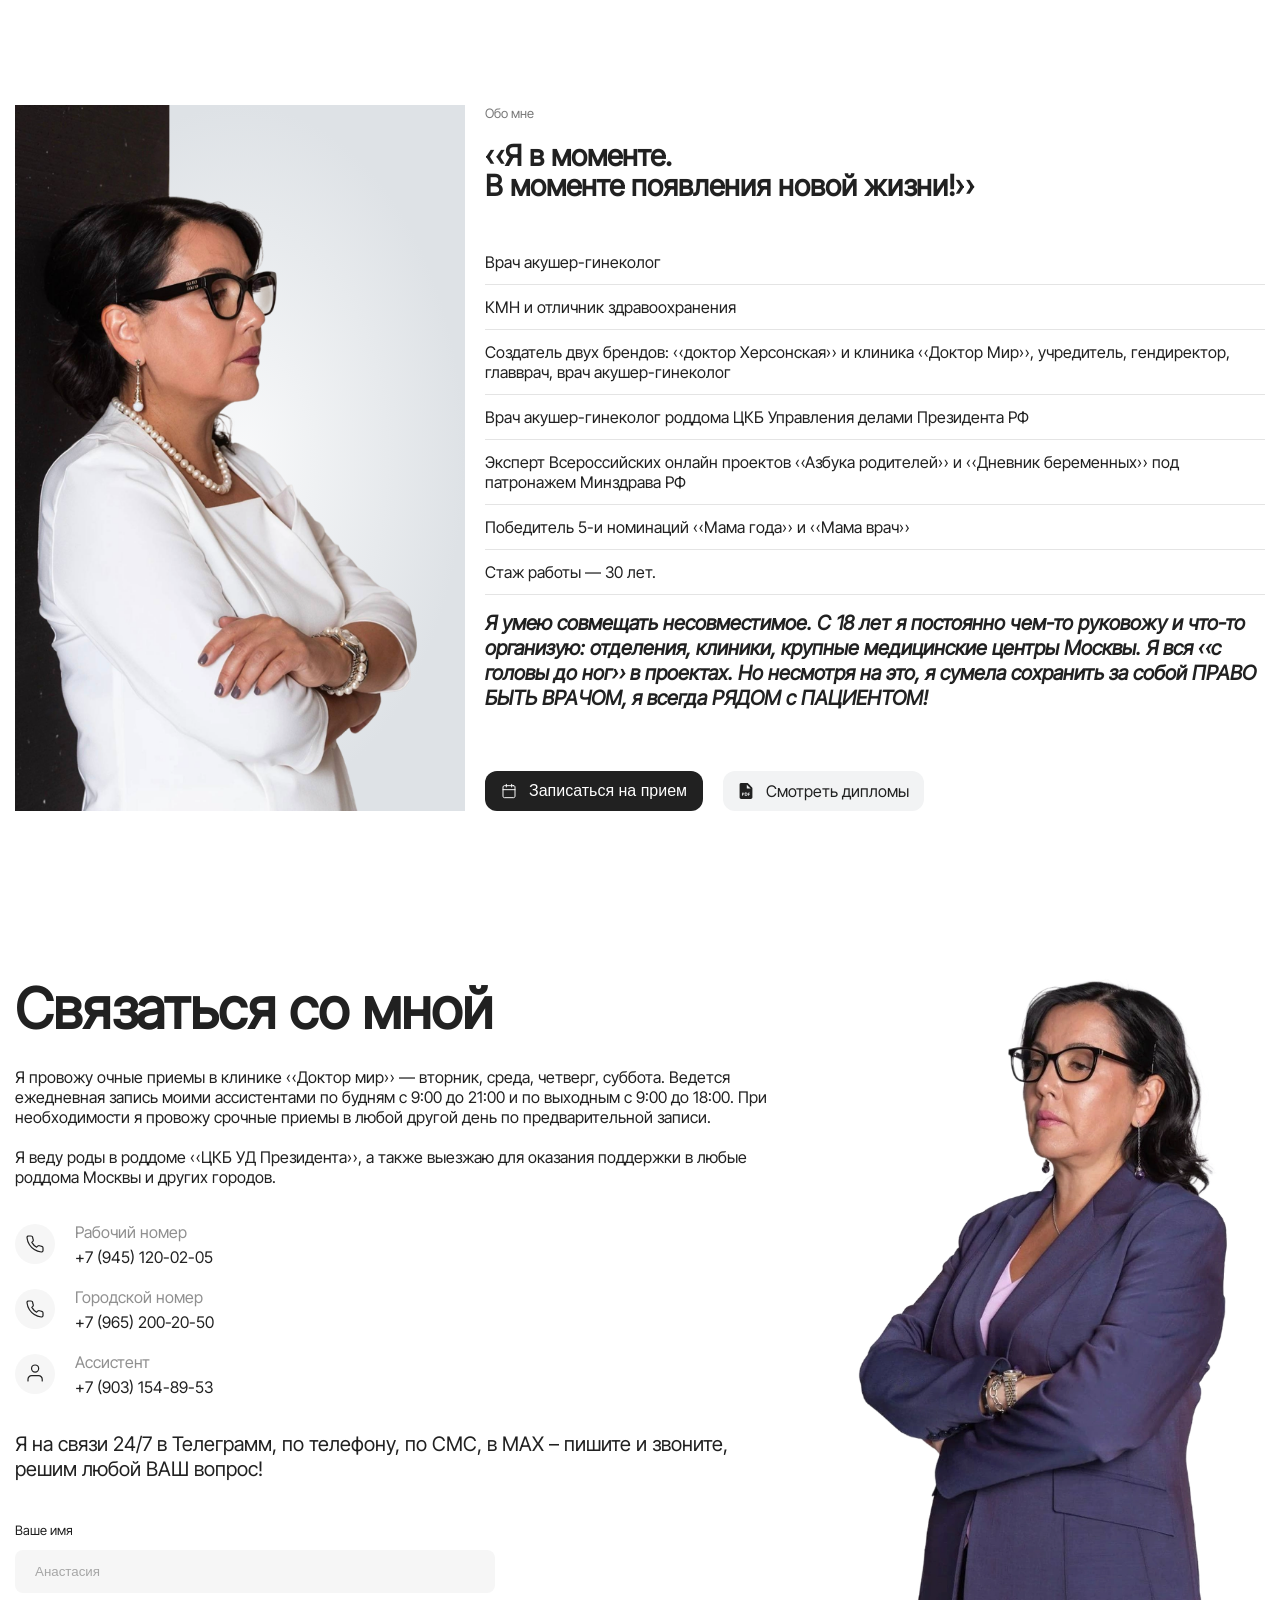
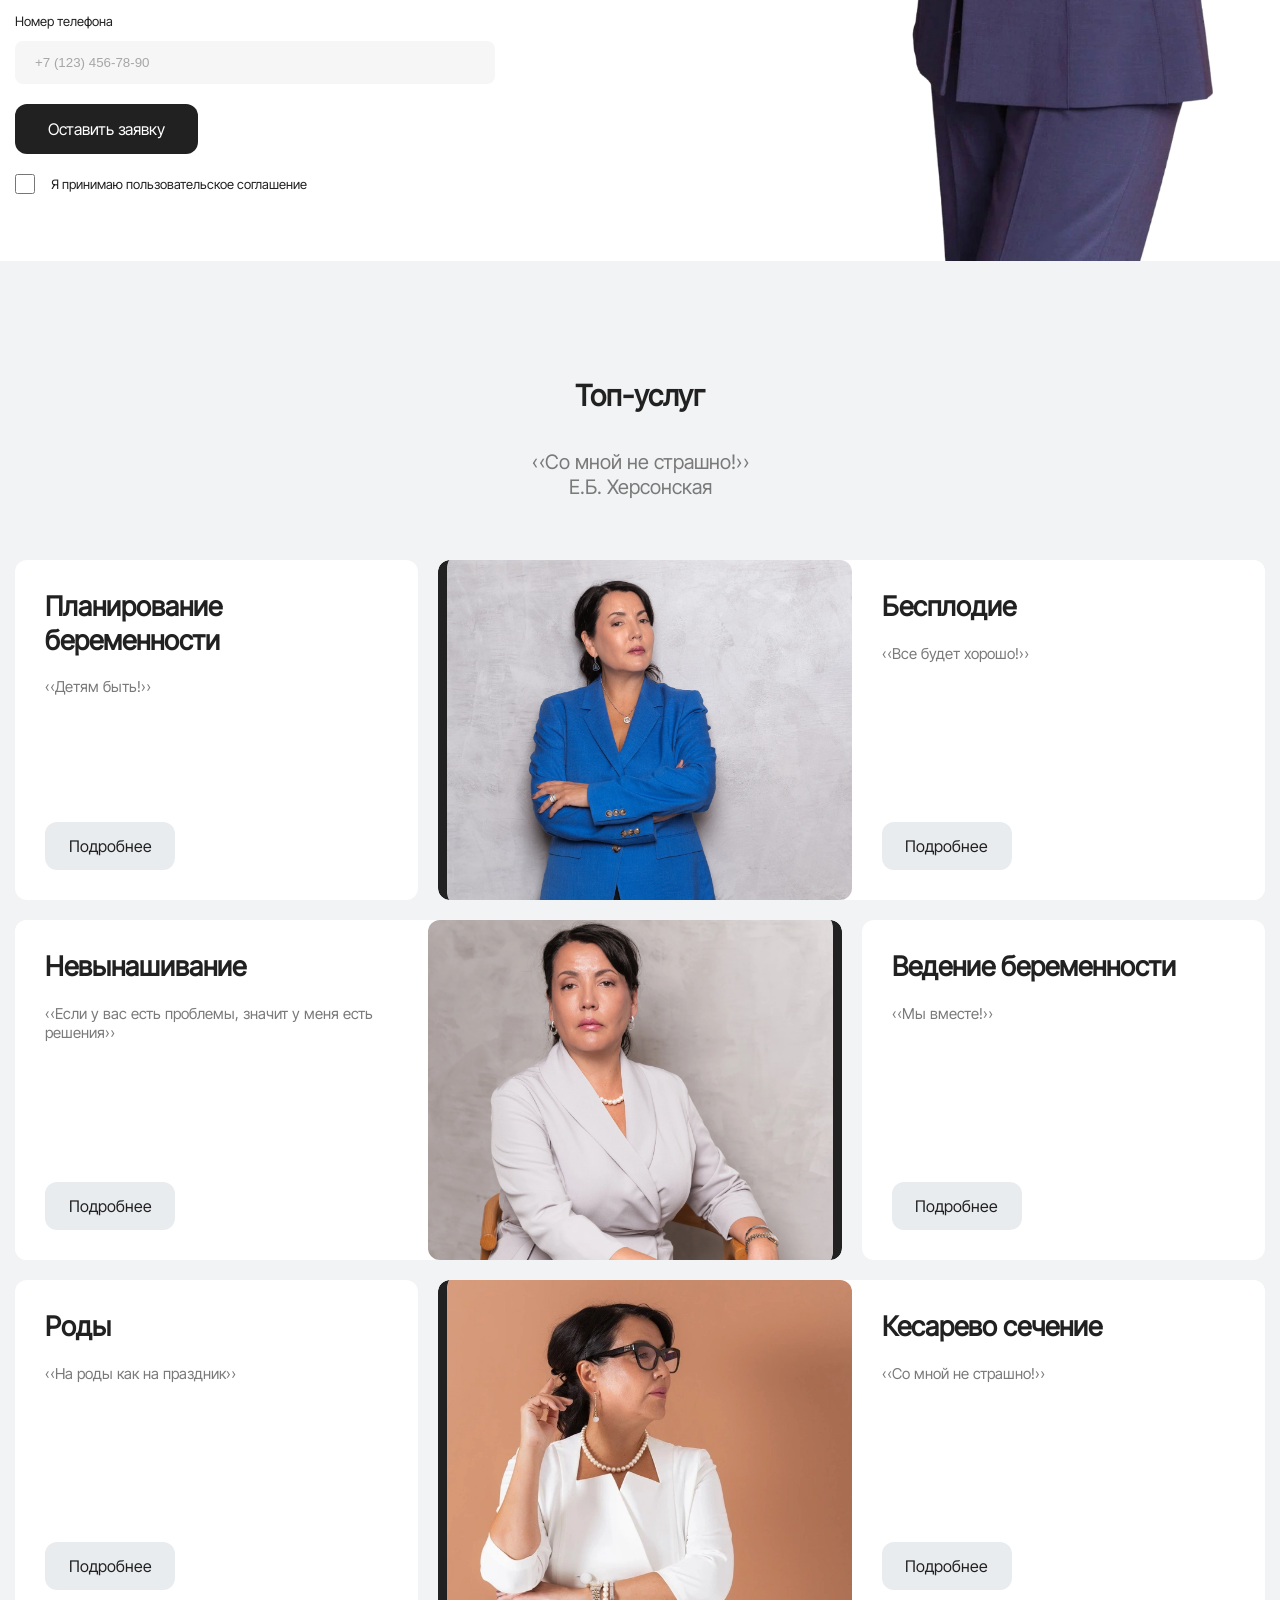
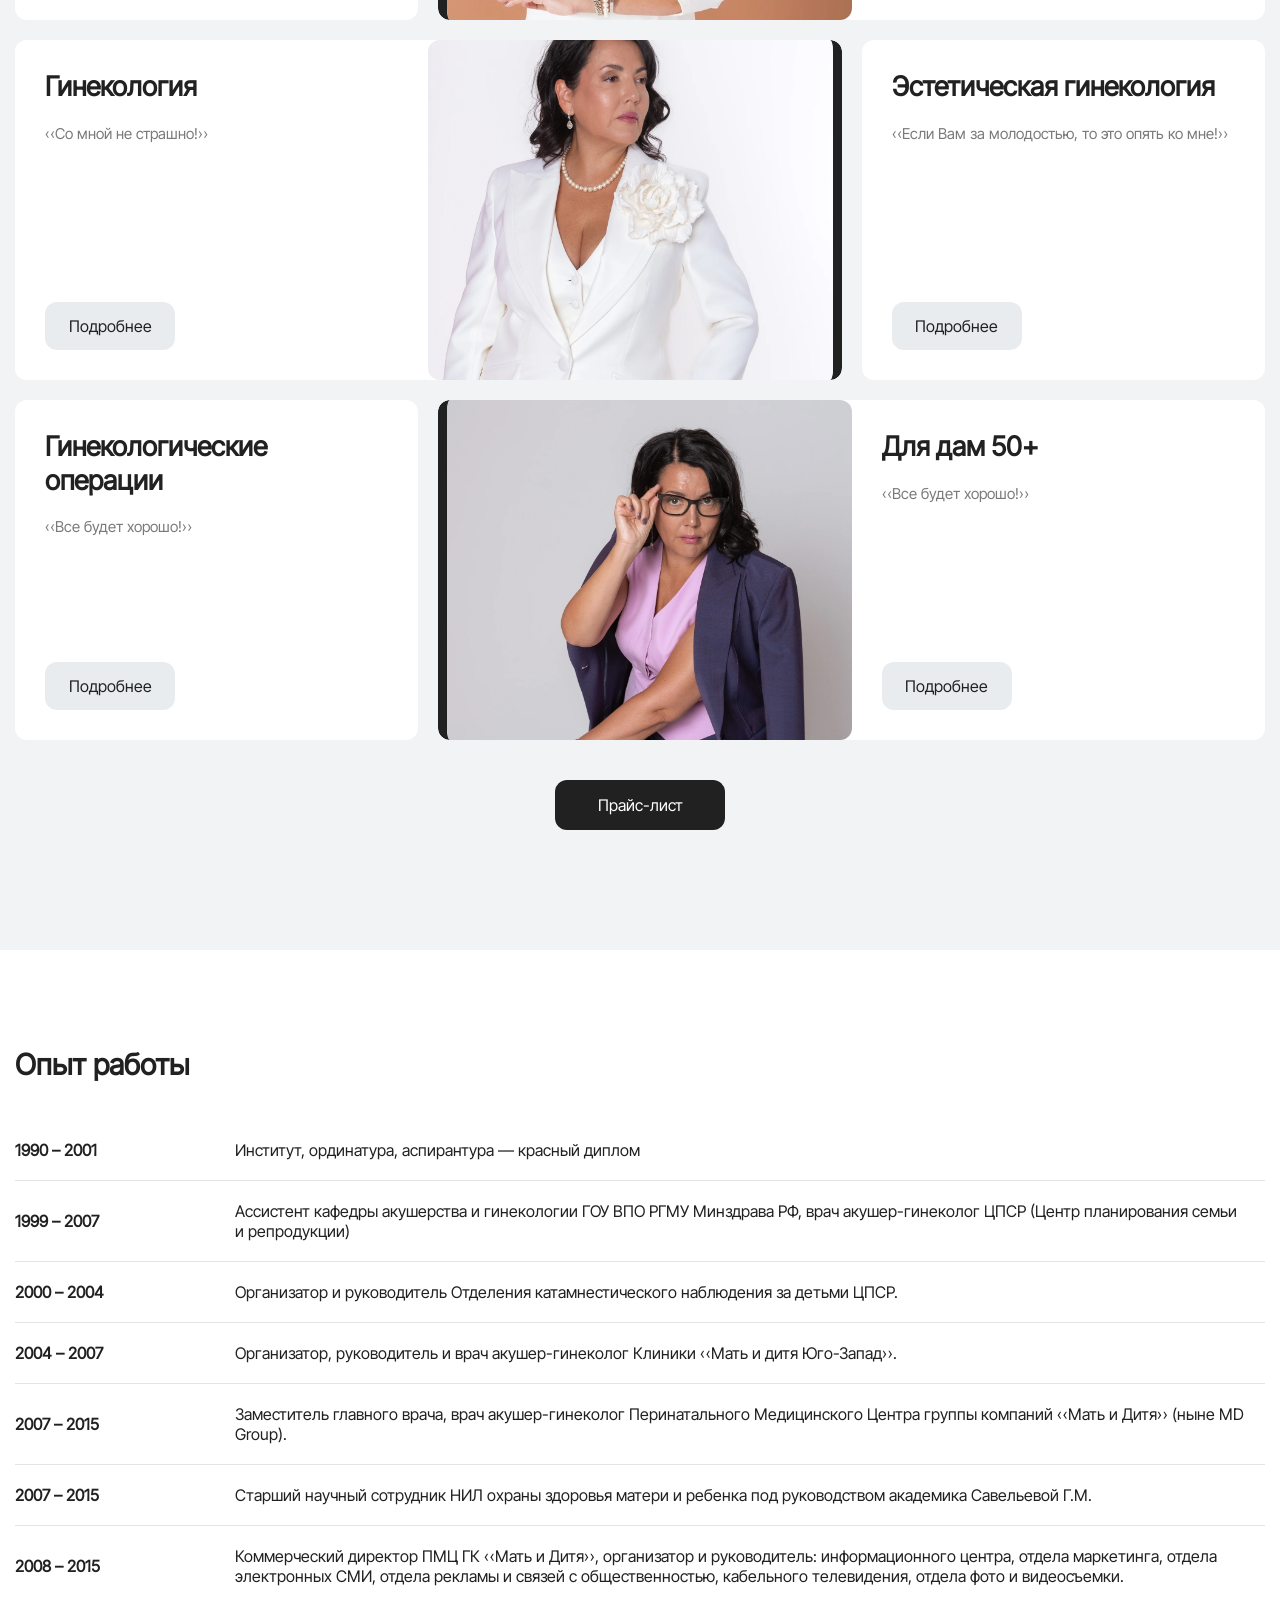
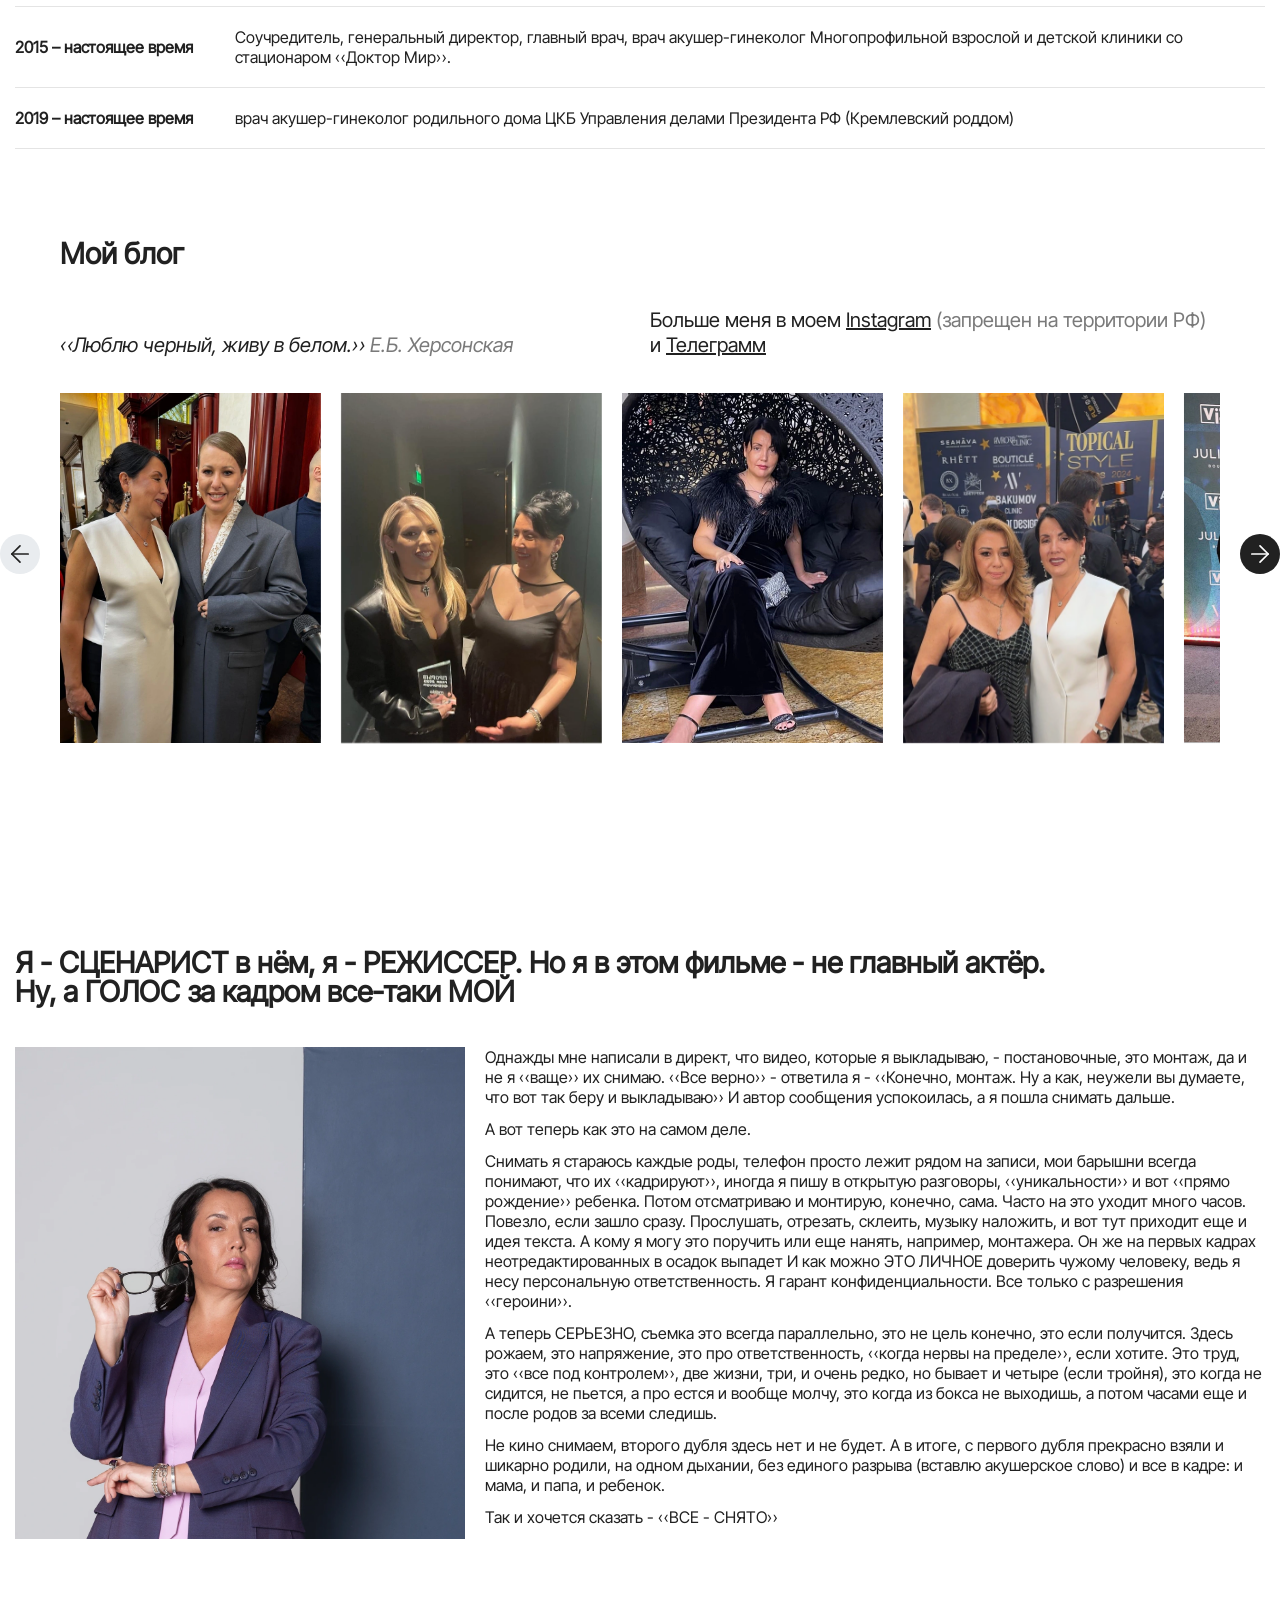
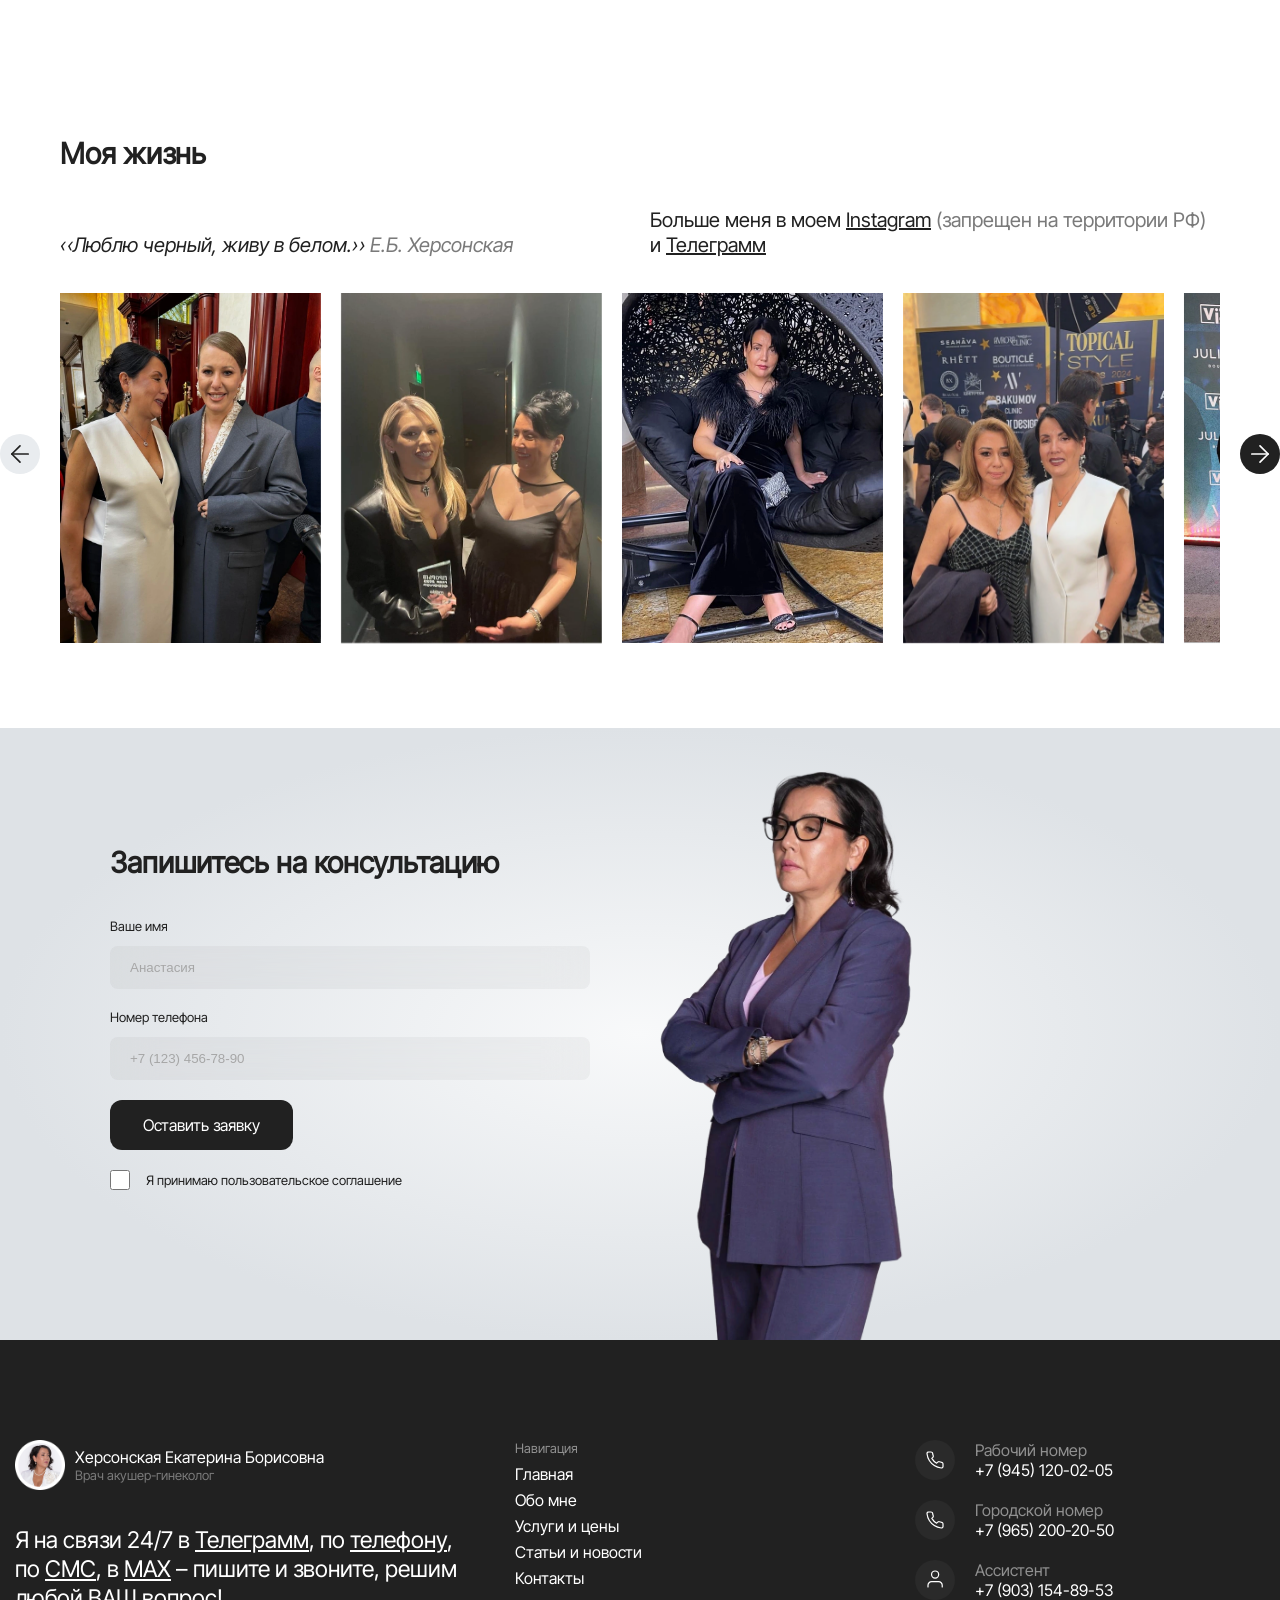
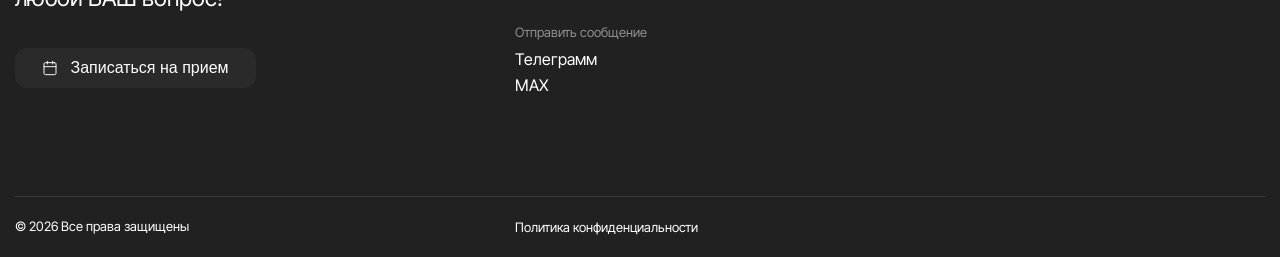
<file: about.html>
<!DOCTYPE html>
  <html lang="en">

  <head>
    <meta charset="UTF-8">
    <meta name="viewport" content="width=device-width, initial-scale=1.0">
    <title>Херсонская Екатерина Борисовна</title>
    <link rel="stylesheet" href="vendors/swiper-bundle.min.css">
    <link rel="stylesheet" href="css/style.min.css">
  </head>

  <body>
    <header class="header-page">
      <nav class="header-nav">
        <a href="/" class="header-basic-logo">
          <img src="img/logo.png" alt="" class="logo-main">
          <div class="logo-content">
            <h2 class="logo-title">Херсонская Екатерина Борисовна</h2>
            <p class="logo-text">Врач акушер-гинеколог</p>
          </div>
        </a>
        <div class="header-menu">
          <ul class="nav-page">
            <li class="nav-item">
              <a href="about.html" class="nav-link">Обо мне</a>
            </li>
            <li class="nav-item">
              <a href="price-page.html" class="nav-link">Услуги и цены</a>
            </li>
            <li class="nav-item">
              <a href="blog.html" class="nav-link">Блог</a>
            </li>
            <li class="nav-item">
              <a href="contacts.html" class="nav-link">Контакты</a>
            </li>
          </ul>
          <div class="callback-content">
            <p class="header-nav-text">Я на связи 24/7 в <a href="">Телеграмм</a>, по <a href="">телефону</a>, по <a href="">СМС</a>, в <a href="">МАХ</a> – пишите и звоните, решим любой ВАШ вопрос!</p>
            <ul class="header-social">
              <li class="social-item">
                <a href="" class="social-link">
                  <svg>
                    <use xlink:href="sprite/sprite.svg#vk"></use>
                  </svg>
                </a>
              </li>
              <li class="social-item">
                <a href="" class="social-link">
                  <svg>
                    <use xlink:href="sprite/sprite.svg#telegram"></use>
                  </svg>
                </a>
              </li>
            </ul>
            <button class="callback btn-dark">
              <svg>
                <use xlink:href="sprite/sprite.svg#calendar"></use>
              </svg>
              <span>Записаться на прием</span>
            </button>
            <ul class="phone-list">
              <li class="phone-item">
                <a href="tel:+79451200205" class="phone-link">
                  <svg>
                    <use xlink:href="sprite/sprite.svg#phone"></use>
                  </svg>
                  <p>
                    <span class="phone-link-title">Рабочий номер</span>
                    <span>+7 (945) 120-02-05</span>
                  </p>
                </a>
              </li>
              <li class="phone-item">
                <a href="tel:+79652002050" class="phone-link">
                  <svg>
                    <use xlink:href="sprite/sprite.svg#phone"></use>
                  </svg>
                  <p>
                    <span class="phone-link-title">Городской номер</span>
                    <span>+7 (965) 200-20-50</span>
                  </p>
                </a>
              </li>
              <li class="phone-item">
                <a href="tel:+79031548953" class="phone-link">
                  <svg>
                    <use xlink:href="sprite/sprite.svg#phone-people"></use>
                  </svg>
                  <p>
                    <span class="phone-link-title">Ассистент</span>
                    <span>+7 (903) 154-89-53</span>
                  </p>
                </a>
              </li>
            </ul>
          </div>
        </div>
        <button class="btn-burger">
          <span class="burger-line"></span>
        </button>
      </nav>
    </header>

    <main class="about-page">
      <section class="main-banner-about">
        <section class="section-hero-about">

          <div class="container">
            <div class="hero-content">
              <div class="hero-content-about">
                <p class="section-suptitle">Врач акушер-гинеколог</p>
                <h1 class="page-title">Херсонская Екат<span>ерина</span> Борисовна</h1>
                <p class="hero-about-subtitle">«Со мной не страшно!»</p>
              </div>
              <div class="about-sign-content slider-light">
                <button class="callback btn-dark">
                  <svg>
                    <use xlink:href="sprite/sprite.svg#calendar"></use>
                  </svg>
                  <span>Записаться на прием</span>
                </button>
                <p class="subtitle-content-text subtitle-top">Больше меня в моем <a href="">Instagram</a>
                  <span>(запрещен на территории РФ)</span> и <a href="">Телеграмм</a>
                  <span> @dr_khersonskaya</span>
                </p>
              </div>
              <ul class="author-info">
                <li class="author-item">
                  <h2 class="author-item-title">110 000+</h2>
                  <p class="author-item-text">проведено очных приемов</p>
                </li>
                <li class="author-item">
                  <h2 class="author-item-title">9050+</h2>
                  <p class="author-item-text">проведено беременностей</p>
                </li>
                <li class="author-item">
                  <h2 class="author-item-title">5125+</h2>
                  <p class="author-item-text">проведено родов</p>
                </li>
                <li class="author-item">
                  <h2 class="author-item-title">1200+</h2>
                  <p class="author-item-text">кесарево сечение</p>
                </li>
              </ul>
            </div>
          </div>
          <img class="hero-img" src="img/Untitled_2.webp" alt="">
        </section>
      </section>

      <section class="section-science container">
        <h2 class="science-title">Автор 26 научных работ и многочисленных статей в популярных журналах</h2>
        <p class="science-text">Forbes, Forbes Woman, Psychologies, 9 месяцев, Мой ребенок, Красота и Здоровье, Хочу ребенка, Счастливые родители, Роды.ru, SHAPE, SHAPE Мама, Moda Topical и другие</p>
        <div class="swiper-container swiper-magazine">
          <ul class="science-magazine swiper-wrapper">
            <li class="science-magazine-item swiper-slide">
              <img src="img/magazine.webp" alt="">
            </li>
            <li class="science-magazine-item swiper-slide">
              <img src="img/magazine2.webp" alt="">
            </li>
            <li class="science-magazine-item swiper-slide">
              <img src="img/magazine3.webp" alt="">
            </li>
            <li class="science-magazine-item swiper-slide">
              <img src="img/magazine4.webp" alt="">
            </li>
            <li class="science-magazine-item swiper-slide">
              <img src="img/magazine5.webp" alt="">
            </li>
            <li class="science-magazine-item swiper-slide">
              <img src="img/magazine6.webp" alt="">
            </li>
            <li class="science-magazine-item swiper-slide">
              <img src="img/magazine7.webp" alt="">
            </li>
            <li class="science-magazine-item swiper-slide">
              <img src="img/magazine8.webp" alt="">
            </li>
            <li class="science-magazine-item swiper-slide">
              <img src="img/magazine9.webp" alt="">
            </li>
            <li class="science-magazine-item swiper-slide">
              <img src="img/magazine10.webp" alt="">
            </li>
          </ul>
        </div>
      </section>

      <section class="section-about-author container">
        <div class="about-author-content">
          <div class="about-author-photo" style="background-image: url('img/inner-img.png'), radial-gradient(50% 50% at 50% 50%, #F8F9FA 0%, #DEE2E6 100%); background-size: cover; background-position: top right;">

          </div>
          <div class="about-author-content-info">
            <p class="section-subtitle">Обо мне</p>
            <h2 class="section-title">«Я в моменте.
              <br>В моменте появления новой жизни!»
            </h2>
            <p class="section-text">Врач акушер-гинеколог</p>
            <p class="section-text">КМН и отличник здравоохранения</p>
            <p class="section-text">Создатель двух брендов: «доктор Херсонская» и клиника «Доктор Мир», учредитель, гендиректор, главврач, врач акушер-гинеколог</p>
            <p class="section-text">Врач акушер-гинеколог роддома ЦКБ Управления делами Президента РФ</p>
            <p class="section-text">Эксперт Всероссийских онлайн проектов «Азбука родителей» и «Дневник беременных» под патронажем Минздрава РФ</p>
            <p class="section-text">Победитель 5-и номинаций «Мама года» и «Мама врач»</p>
            <p class="section-text">Стаж работы — 30 лет.</p>
            <p class="section-basic-text">Я умею совмещать несовместимое. С 18 лет я постоянно чем-то руковожу и что-то организую: отделения, клиники, крупные медицинские центры Москвы. Я вся «с головы до ног» в проектах. Но несмотря на это, я сумела сохранить за собой ПРАВО БЫТЬ ВРАЧОМ, я всегда РЯДОМ с ПАЦИЕНТОМ!</p>
            <div class="about-nav-btns">
              <button class="callback btn-dark">
                <svg>
                  <use xlink:href="sprite/sprite.svg#calendar"></use>
                </svg>
                <span>Записаться на прием</span>
              </button>
              <a href="#" class="callback link-about">
                <svg>
                  <use xlink:href="sprite/sprite.svg#pdf-file"></use>
                </svg>
                <span>Смотреть дипломы</span>
              </a>
            </div>
          </div>
        </div>
      </section>

      <section class="section-contacts">
        <div class="container">
          <div class="contacts-inner">
            <div class="contacts-info">
              <h1 class="page-title">Связаться со мной</h1>
              <p class="section-text">Я провожу очные приемы в клинике «Доктор мир» — вторник, среда, четверг, суббота. Ведется ежедневная запись моими ассистентами по будням с 9:00 до 21:00 и по выходным с 9:00 до 18:00. При необходимости я провожу срочные приемы в любой другой день по предварительной записи.</p>
              <p class="section-text">Я веду роды в роддоме «ЦКБ УД Президента», а также выезжаю для оказания поддержки в любые роддома Москвы и других городов.</p>
              <ul class="phone-list">
                <li class="phone-item">
                  <a href="tel:+79451200205" class="phone-link">
                    <svg>
                      <use xlink:href="sprite/sprite.svg#phone"></use>
                    </svg>
                    <p>
                      <span class="phone-link-title">Рабочий номер</span>
                      <span>+7 (945) 120-02-05</span>
                    </p>
                  </a>
                </li>
                <li class="phone-item">
                  <a href="tel:+79652002050" class="phone-link">
                    <svg>
                      <use xlink:href="sprite/sprite.svg#phone"></use>
                    </svg>
                    <p>
                      <span class="phone-link-title">Городской номер</span>
                      <span>+7 (965) 200-20-50</span>
                    </p>
                  </a>
                </li>
                <li class="phone-item">
                  <a href="tel:+79031548953" class="phone-link">
                    <svg>
                      <use xlink:href="sprite/sprite.svg#phone-people"></use>
                    </svg>
                    <p>
                      <span class="phone-link-title">Ассистент</span>
                      <span>+7 (903) 154-89-53</span>
                    </p>
                  </a>
                </li>
              </ul>
              <p class="header-nav-text">
                Я на связи 24/7 в Телеграмм, по телефону, по СМС, в МАХ – пишите и звоните, решим любой ВАШ вопрос!
              </p>
              <form action="#" class="form-page">
                <label class="form-field" for="">
                  <span>Ваше имя</span>
                  <input type="text" placeholder="Анастасия">
                </label>
                <label class="form-field" for="">
                  <span>Номер телефона</span>
                  <input type="tel" placeholder="+7 (123) 456-78-90">
                </label>
                <input type="submit" value="Оставить заявку" class="btn form-submit btn-dark">
                <label class="form-field-checkbox" for="">
                  <input type="checkbox" name="politic">
                  <span>Я принимаю пользовательское соглашение</span>
                </label>
              </form>
            </div>
            <img src="img/form-author.webp" alt="" class="contacts-img">
          </div>
        </div>
      </section>

      <section class="section-allocation">
        <div class="container">
          <h2 class="section-title">Топ-услуг</h2>
          <p class="section-suptitle">«Со мной не страшно!»
            <br>Е.Б. Херсонская
          </p>
          <div class="allocation">
            <div class="allocation-item allocation-small">
              <div class="allocation-info">
                <h3>Планирование беременности</h3>
                <p>«Детям быть!»</p>
                <a href="#">Подробнее</a>
              </div>
            </div>
            <div class="allocation-item allocation-biggest allocation-left">
              <img src="img/service1.webp" alt="">
              <div class="allocation-info">
                <h3>Бесплодие</h3>
                <p>«Все будет хорошо!»</p>
                <a href="#">Подробнее</a>
              </div>
            </div>
            <div class="empty-allocation"></div>
            <div class="empty-allocation"></div>
            <div class="allocation-item allocation-biggest">
              <img src="img/service2.webp" alt="">
              <div class="allocation-info allocation-info-left">
                <h3>Невынашивание</h3>
                <p>«Если у вас есть проблемы, значит у меня есть решения»</p>
                <a href="#">Подробнее</a>
              </div>
            </div>
            <div class="allocation-item allocation-small">
              <div class="allocation-info">
                <h3>Ведение беременности</h3>
                <p>«Мы вместе!»</p>
                <a href="#">Подробнее</a>
              </div>
            </div>
            <div class="allocation-item allocation-small">
              <div class="allocation-info">
                <h3>Роды</h3>
                <p>«На роды как на праздник»</p>
                <a href="#">Подробнее</a>
              </div>
            </div>
            <div class="allocation-item allocation-biggest allocation-left">
              <img src="img/service3.webp" alt="">
              <div class="allocation-info">
                <h3>Кесарево сечение</h3>
                <p>«Со мной не страшно!»</p>
                <a href="#">Подробнее</a>
              </div>
            </div>
            <div class="empty-allocation"></div>
            <div class="empty-allocation"></div>
            <div class="allocation-item allocation-biggest">
              <img src="img/service4.webp" alt="">
              <div class="allocation-info allocation-info-left">
                <h3>Гинекология</h3>
                <p>«Со мной не страшно!»</p>
                <a href="#">Подробнее</a>
              </div>
            </div>
            <div class="allocation-item allocation-small">
              <div class="allocation-info">
                <h3>Эстетическая гинекология</h3>
                <p>«Если Вам за молодостью, то это опять ко мне!»</p>
                <a href="#">Подробнее</a>
              </div>
            </div>
            <div class="allocation-item allocation-small">
              <div class="allocation-info">
                <h3>Гинекологические операции</h3>
                <p>«Все будет хорошо!»</p>
                <a href="#">Подробнее</a>
              </div>
            </div>
            <div class="allocation-item allocation-biggest allocation-left">
              <img src="img/service5.webp" alt="">
              <div class="allocation-info">
                <h3>Для дам 50+</h3>
                <p>«Все будет хорошо!»</p>
                <a href="#">Подробнее</a>
              </div>
            </div>
            <a href="#" class="allocation-item mobile-allocation-btn">
              Прайс-лист
            </a>
          </div>
          <a href="#" class="btn-all btn-dark btn">Прайс-лист</a>
        </div>
      </section>


      <section class="section-experience container">
        <h2 class="section-title">Опыт работы</h2>
        <ul class="experience">
          <li class="experience-item">
            <h3>1990 – 2001</h3>
            <p>Институт, ординатура, аспирантура — красный диплом</p>
          </li>
          <li class="experience-item">
            <h3>‌1999 – 2007</h3>
            <p>Ассистент кафедры акушерства и гинекологии ГОУ ВПО РГМУ Минздрава РФ, врач акушер-гинеколог ЦПСР (Центр планирования семьи и репродукции)</p>
          </li>
          <li class="experience-item">
            <h3>2000 – 2004</h3>
            <p>Организатор и руководитель Отделения катамнестического наблюдения за детьми ЦПСР.</p>
          </li>
          <li class="experience-item">
            <h3>2004 – 2007</h3>
            <p>Организатор, руководитель и врач акушер-гинеколог Клиники «Мать и дитя Юго-Запад».</p>
          </li>
          <li class="experience-item">
            <h3>2007 – 2015</h3>
            <p>Заместитель главного врача, врач акушер-гинеколог Перинатального Медицинского Центра группы компаний «Мать и Дитя» (ныне MD Group). </p>
          </li>
          <li class="experience-item">
            <h3>2007 – 2015</h3>
            <p>Старший научный сотрудник НИЛ охраны здоровья матери и ребенка под руководством академика Савельевой Г.М.</p>
          </li>
          <li class="experience-item">
            <h3>2008 – 2015</h3>
            <p>Коммерческий директор ПМЦ ГК «Мать и Дитя», организатор и руководитель: информационного центра, отдела маркетинга, отдела электронных СМИ, отдела рекламы и связей с общественностью, кабельного телевидения, отдела фото и видеосъемки.</p>
          </li>
          <li class="experience-item">
            <h3>2015 – настоящее время</h3>
            <p>Соучредитель, генеральный директор, главный врач, врач акушер-гинеколог Многопрофильной взрослой и детской клиники со стационаром «Доктор Мир».</p>
          </li>
          <li class="experience-item">
            <h3>2019 – настоящее время</h3>
            <p>врач акушер-гинеколог родильного дома ЦКБ Управления делами Президента РФ (Кремлевский роддом)</p>
          </li>
        </ul>
      </section>


      <section class="section-slider slider-light ">

        <div class="slider-content container">
          <h2 class="section-title ">Мой блог</h2>
          <div class="subtitle-content ">
            <p class="subtitle-content-text subtitle-italic">«Люблю черный, живу в белом.» <span>Е.Б. Херсонская</span>
            </p>
            <p class="subtitle-content-text subtitle-top">Больше меня в моем <a href="">Instagram</a>
              <span>(запрещен на территории РФ)</span> и <a href="">Телеграмм</a>
            </p>
          </div>
          <div class="swiper-container slider-page swiper-photo swiper-third">
            <ul class="swiper-wrapper">
              <li class="swiper-slide">
                <img src="img/photo-slider.webp" alt="">
              </li>
              <li class="swiper-slide">
                <img src="img/photo-slider2.webp" alt="">
              </li>
              <li class="swiper-slide">
                <img src="img/photo-slider3.webp" alt="">
              </li>
              <li class="swiper-slide">
                <img src="img/photo-slider4.webp" alt="">
              </li>
              <li class="swiper-slide">
                <img src="img/photo-slider5.webp" alt="">
              </li>
              <li class="swiper-slide">
                <img src="img/photo-slider.webp" alt="">
              </li>
              <li class="swiper-slide">
                <img src="img/photo-slider2.webp" alt="">
              </li>
            </ul>
            <div class="swiper-navigation">
              <button class="slider-button slider-button-prev btn-dark">
                <svg>
                  <use xlink:href="sprite/sprite.svg#arrow-site"></use>
                </svg>
              </button>
              <button class="slider-button slider-button-next btn-light">
                <svg>
                  <use xlink:href="sprite/sprite.svg#arrow-site"></use>
                </svg>
              </button>
            </div>
          </div>
          <p class="subtitle-content-text subtitle-bottom">Больше меня в моем Instagram <span>(запрещен на территории РФ)</span> и Телеграмм</p>
        </div>
      </section>

      <section class="section-about-author container">
        <h2 class="section-title">Я - СЦЕНАРИСТ в нём, я - РЕЖИССЕР. Но я в этом фильме - не главный актёр.
          <br>Ну, а ГОЛОС за кадром все-таки МОЙ
        </h2>
        <div class="about-author-content">
          <div class="about-author-photo" style="background-image: url('img/producer.webp'), radial-gradient(50% 50% at 50% 50%, #F8F9FA 0%, #DEE2E6 100%); background-size: cover; background-position: top right; order: -1;">

          </div>
          <div class="about-author-content-info">
            <p class="section-text" style="border-bottom: 0; padding-top: 0;">Однажды мне написали в директ, что видео, которые я выкладываю, - постановочные, это монтаж, да и не я «ваще» их снимаю. «Все верно» - ответила я - «Конечно, монтаж. Ну а как, неужели вы думаете, что вот так беру и выкладываю» И автор сообщения успокоилась, а я пошла снимать дальше.</p>
            <p class="section-text" style="border-bottom: 0; padding-top: 0;">А вот теперь как это на самом деле.</p>
            <p class="section-text" style="border-bottom: 0; padding-top: 0;">Снимать я стараюсь каждые роды, телефон просто лежит рядом на записи, мои барышни всегда понимают, что их «кадрируют», иногда я пишу в открытую разговоры, «уникальности» и вот «прямо рождение» ребенка. Потом отсматриваю и монтирую, конечно, сама. Часто на это уходит много часов. Повезло, если зашло сразу. Прослушать, отрезать, склеить, музыку наложить, и вот тут приходит еще и идея текста. А кому я могу это поручить или еще нанять, например, монтажера. Он же на первых кадрах неотредактированных в осадок выпадет И как можно ЭТО ЛИЧНОЕ доверить чужому человеку, ведь я несу персональную ответственность. Я гарант конфиденциальности. Все только с разрешения «героини».</p>
            <p class="section-text" style="border-bottom: 0; padding-top: 0;">А теперь СЕРЬЕЗНО, съемка это всегда параллельно, это не цель конечно, это если получится. Здесь рожаем, это напряжение, это про ответственность, «когда нервы на пределе», если хотите. Это труд, это «все под контролем», две жизни, три, и очень редко, но бывает и четыре (если тройня), это когда не сидится, не пьется, а про естся и вообще молчу, это когда из бокса не выходишь, а потом часами еще и после родов за всеми следишь.</p>
            <p class="section-text" style="border-bottom: 0; padding-top: 0;">Не кино снимаем, второго дубля здесь нет и не будет. А в итоге, с первого дубля прекрасно взяли и шикарно родили, на одном дыхании, без единого разрыва (вставлю акушерское слово) и все в кадре: и мама, и папа, и ребенок.</p>
            <p class="section-text" style="border-bottom: 0; padding-top: 0;">Так и хочется сказать - «ВСЕ - СНЯТО»</p>

          </div>
        </div>
      </section>

      <section class="section-slider slider-light ">

        <div class="slider-content container">
          <h2 class="section-title ">Моя жизнь</h2>
          <div class="subtitle-content ">
            <p class="subtitle-content-text subtitle-italic">«Люблю черный, живу в белом.» <span>Е.Б. Херсонская</span>
            </p>
            <p class="subtitle-content-text subtitle-top">Больше меня в моем <a href="">Instagram</a>
              <span>(запрещен на территории РФ)</span> и <a href="">Телеграмм</a>
            </p>
          </div>
          <div class="swiper-container slider-page swiper-photo swiper-third">
            <ul class="swiper-wrapper">
              <li class="swiper-slide">
                <img src="img/photo-slider.webp" alt="">
              </li>
              <li class="swiper-slide">
                <img src="img/photo-slider2.webp" alt="">
              </li>
              <li class="swiper-slide">
                <img src="img/photo-slider3.webp" alt="">
              </li>
              <li class="swiper-slide">
                <img src="img/photo-slider4.webp" alt="">
              </li>
              <li class="swiper-slide">
                <img src="img/photo-slider5.webp" alt="">
              </li>
              <li class="swiper-slide">
                <img src="img/photo-slider.webp" alt="">
              </li>
              <li class="swiper-slide">
                <img src="img/photo-slider2.webp" alt="">
              </li>
            </ul>
            <div class="swiper-navigation">
              <button class="slider-button slider-button-prev btn-dark">
                <svg>
                  <use xlink:href="sprite/sprite.svg#arrow-site"></use>
                </svg>
              </button>
              <button class="slider-button slider-button-next btn-light">
                <svg>
                  <use xlink:href="sprite/sprite.svg#arrow-site"></use>
                </svg>
              </button>
            </div>
          </div>
          <p class="subtitle-content-text subtitle-bottom">Больше меня в моем Instagram <span>(запрещен на территории РФ)</span> и Телеграмм</p>
        </div>
      </section>

      <section class="section-form">
        <div class="container">
          <div class="section-form-inner">
            <h2 class="section-title">Запишитесь на консультацию</h2>
            <form action="#" class="form-page">
              <label class="form-field" for="">
                <span>Ваше имя</span>
                <input type="text" placeholder="Анастасия">
              </label>
              <label class="form-field" for="">
                <span>Номер телефона</span>
                <input type="tel" placeholder="+7 (123) 456-78-90">
              </label>
              <input type="submit" value="Оставить заявку" class="btn form-submit btn-dark">
              <label class="form-field-checkbox" for="">
                <input type="checkbox" name="politic">
                <span>Я принимаю пользовательское соглашение</span>
              </label>
            </form>
          </div>
        </div>
      </section>

    </main>

    <footer class="footer-page">
      <div class="container">
        <ul class="footer-inner">
          <li class="footer-inner-item">
            <a href="" class="header-basic-logo">
              <img src="img/logo.png" alt="" class="logo-main">
              <div class="logo-content">
                <h2 class="logo-title">Херсонская Екатерина Борисовна</h2>
                <p class="logo-text">Врач акушер-гинеколог</p>
              </div>
            </a>
            <p class="header-nav-text">Я на связи 24/7 в <a href="">Телеграмм</a>, по <a href="">телефону</a>, по <a href="">СМС</a>, в <a href="">МАХ</a> – пишите и звоните, решим любой ВАШ вопрос!</p>
            <button class="callback btn-dark">
              <svg>
                <use xlink:href="sprite/sprite.svg#calendar"></use>
              </svg>
              <span>Записаться на прием</span>
            </button>
          </li>
          <li class="footer-inner-item">
            <div class="nav-footer-content">
              <h2>Навигация</h2>
              <ul class="footer-nav">
                <li>
                  <a href="index.html">Главная</a>
                </li>
                <li>
                  <a href="about.html">Обо мне</a>
                </li>
                <li>
                  <a href="price-page.html">Услуги и цены</a>
                </li>
                <li>
                  <a href="blog.html">Статьи и новости</a>
                </li>
                <li>
                  <a href="contacts.html">Контакты</a>
                </li>
              </ul>
            </div>
            <div class="nav-footer-content">
              <h2>Отправить сообщение</h2>
              <ul class="footer-nav">
                <li>
                  <a href="#">Телеграмм</a>
                </li>
                <li>
                  <a href="#">MAX</a>
                </li>
              </ul>
            </div>
          </li>
          <li class="footer-inner-item">
            <ul class="phone-list">
              <li class="phone-item">
                <a href="tel:+79451200205" class="phone-link">
                  <svg>
                    <use xlink:href="sprite/sprite.svg#phone"></use>
                  </svg>
                  <p>
                    <span class="phone-link-title">Рабочий номер</span>
                    <span>+7 (945) 120-02-05</span>
                  </p>
                </a>
              </li>
              <li class="phone-item">
                <a href="tel:+79652002050" class="phone-link">
                  <svg>
                    <use xlink:href="sprite/sprite.svg#phone"></use>
                  </svg>
                  <p>
                    <span class="phone-link-title">Городской номер</span>
                    <span>+7 (965) 200-20-50</span>
                  </p>
                </a>
              </li>
              <li class="phone-item">
                <a href="tel:+79031548953" class="phone-link">
                  <svg>
                    <use xlink:href="sprite/sprite.svg#phone-people"></use>
                  </svg>
                  <p>
                    <span class="phone-link-title">Ассистент</span>
                    <span>+7 (903) 154-89-53</span>
                  </p>
                </a>
              </li>
            </ul>
          </li>
        </ul>
        <ul class="footer-copyright">
          <li>
            <p>© 2026 Все права защищены</p>
          </li>
          <li>
            <a href="#">Политика конфиденциальности</a>
          </li>
        </ul>
      </div>
    </footer>

    <div class="modal-preview" id="modal-preview">
      <div class="modal">
        <div class="modal-img">

        </div>
        <div class="modal-navigation">
          <button class="modal-arrow modal-prev btn-light">
            <svg>
              <use xlink:href="sprite/sprite.svg#arrow-site"></use>
            </svg>
          </button>
          <button class="modal-arrow modal-next btn-light">
            <svg>
              <use xlink:href="sprite/sprite.svg#arrow-site"></use>
            </svg>
          </button>
        </div>
      </div>
      <button class="modal-close">
        <span></span>
      </button>
    </div>

    <script src="vendors/swiper-bundle.min.js"></script>
    <script src="js/main.js"></script>
  </body>

  </html>
</file>
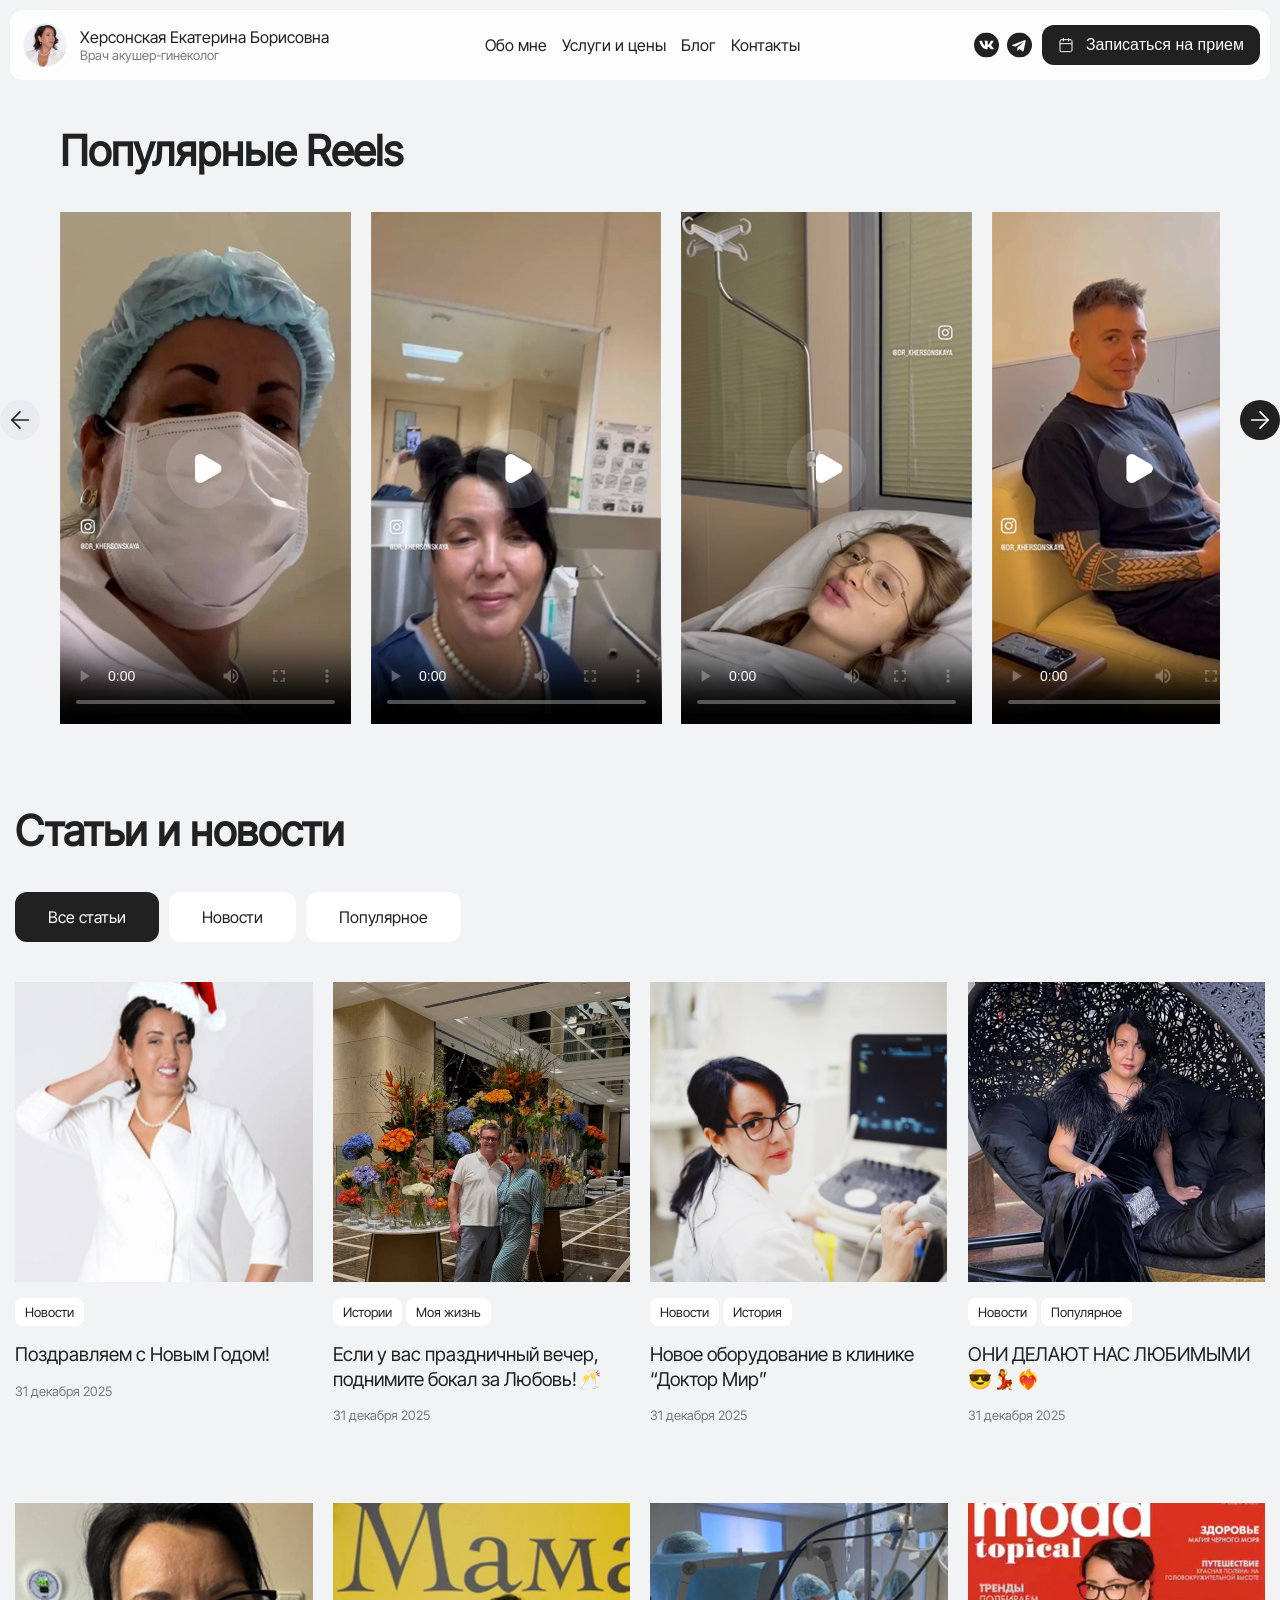
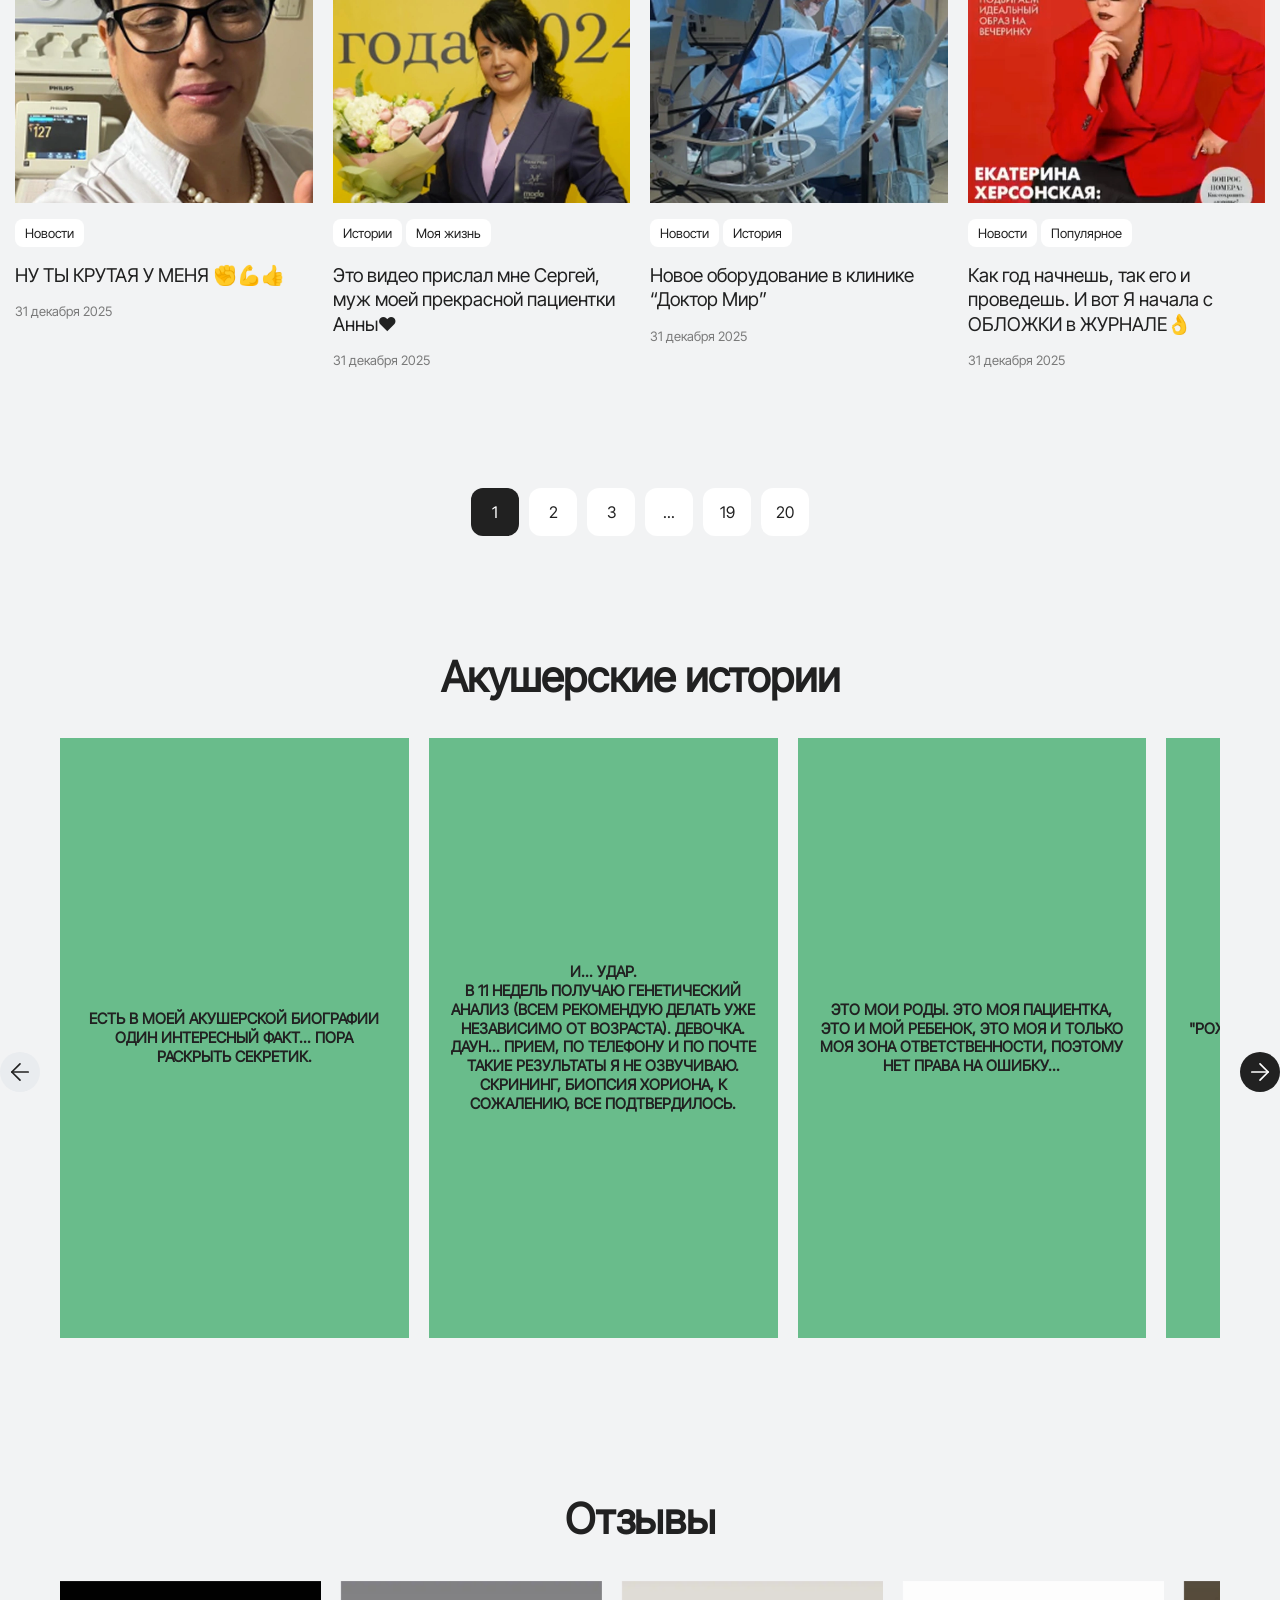
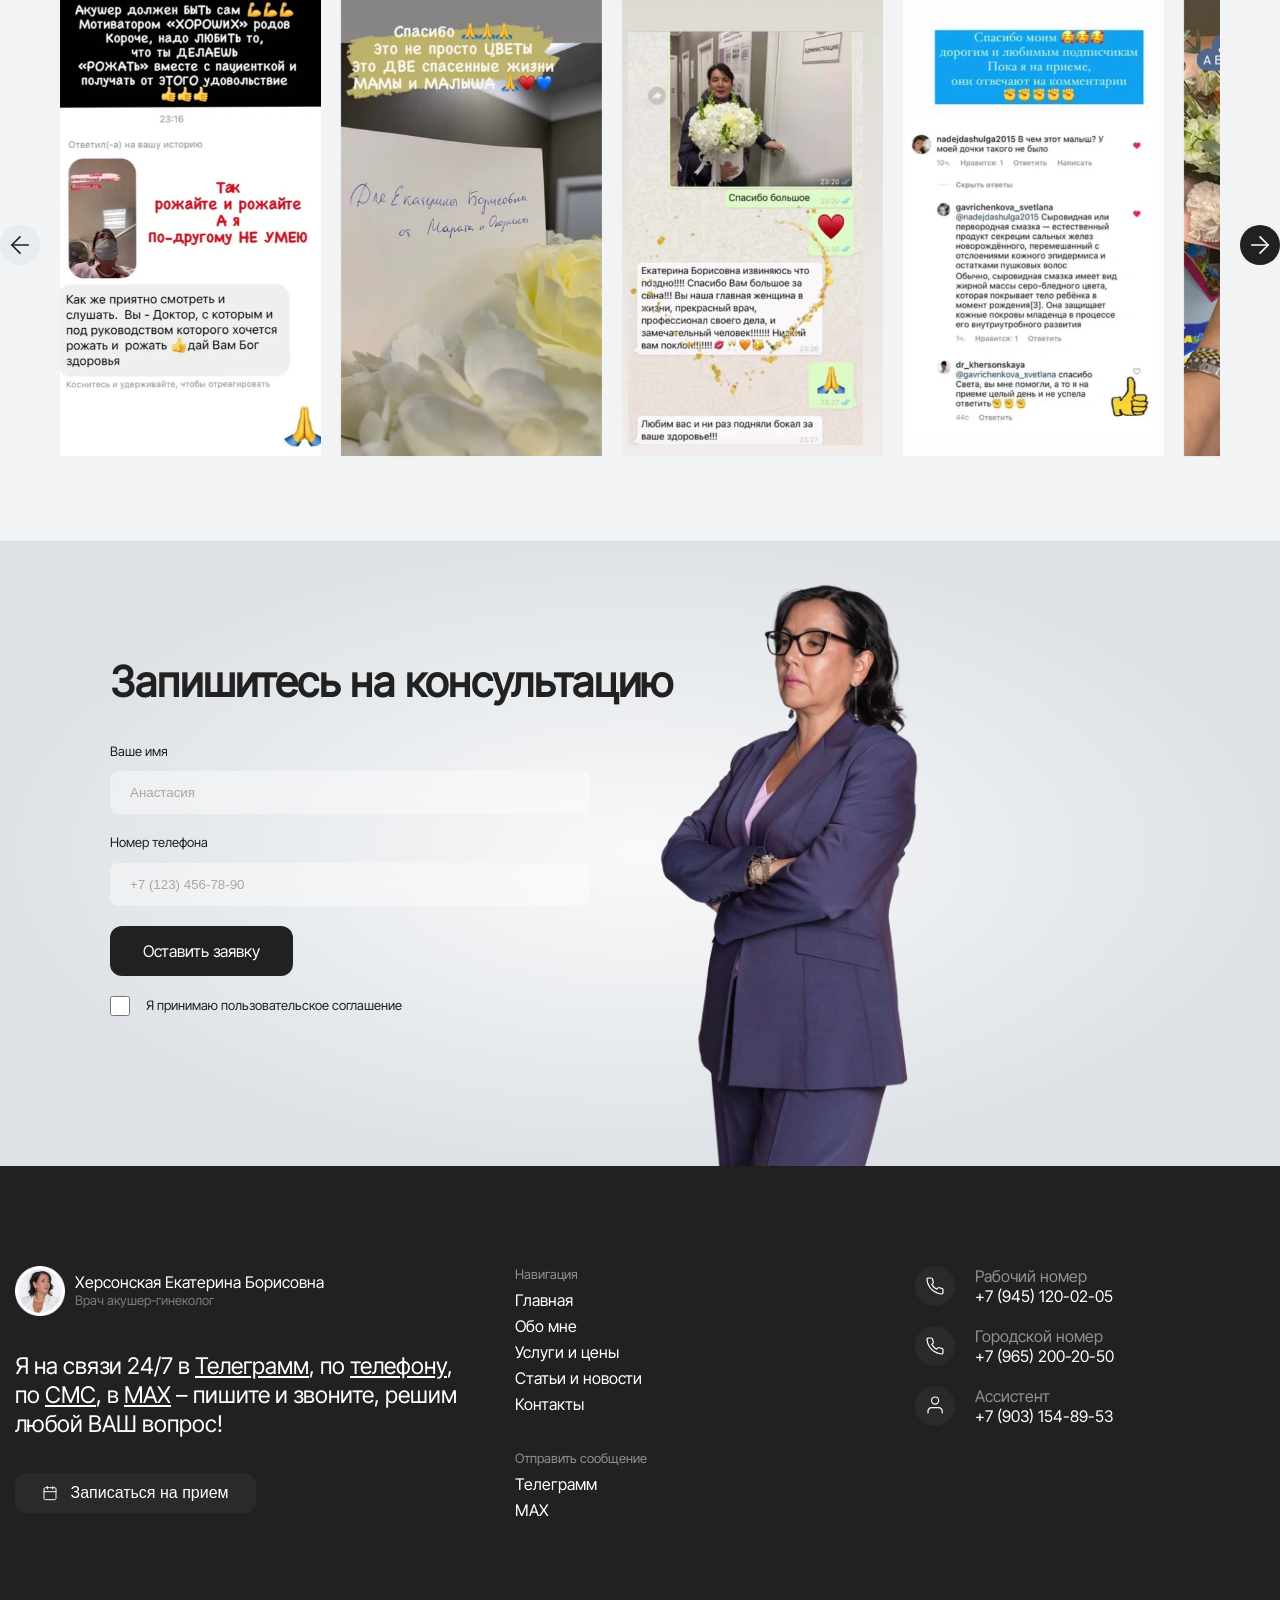
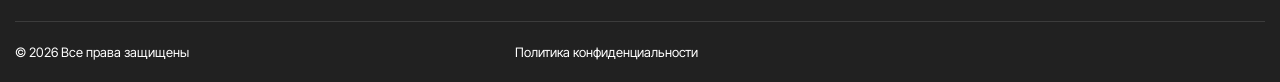
<file: blog.html>
<!DOCTYPE html>
<html lang="en">

<head>
  <meta charset="UTF-8">
  <meta name="viewport" content="width=device-width, initial-scale=1.0">
  <title>Мой блог</title>
  <link rel="stylesheet" href="vendors/swiper-bundle.min.css">
  <link rel="stylesheet" href="css/style.min.css">
</head>

<body>
  <header class="header-page">
    <nav class="header-nav">
      <a href="/" class="header-basic-logo">
        <img src="img/logo.png" alt="" class="logo-main">
        <div class="logo-content">
          <h2 class="logo-title">Херсонская Екатерина Борисовна</h2>
          <p class="logo-text">Врач акушер-гинеколог</p>
        </div>
      </a>
      <div class="header-menu">
        <ul class="nav-page">
          <li class="nav-item">
            <a href="about.html" class="nav-link">Обо мне</a>
          </li>
          <li class="nav-item">
            <a href="price-page.html" class="nav-link">Услуги и цены</a>
          </li>
          <li class="nav-item">
            <a href="blog.html" class="nav-link">Блог</a>
          </li>
          <li class="nav-item">
            <a href="contacts.html" class="nav-link">Контакты</a>
          </li>
        </ul>
        <div class="callback-content">
          <p class="header-nav-text">Я на связи 24/7 в <a href="">Телеграмм</a>, по <a href="">телефону</a>, по <a href="">СМС</a>, в <a href="">МАХ</a> – пишите и звоните, решим любой ВАШ вопрос!</p>
          <ul class="header-social">
            <li class="social-item">
              <a href="" class="social-link">
                <svg>
                  <use xlink:href="sprite/sprite.svg#vk"></use>
                </svg>
              </a>
            </li>
            <li class="social-item">
              <a href="" class="social-link">
                <svg>
                  <use xlink:href="sprite/sprite.svg#telegram"></use>
                </svg>
              </a>
            </li>
          </ul>
          <button class="callback btn-dark">
            <svg>
              <use xlink:href="sprite/sprite.svg#calendar"></use>
            </svg>
            <span>Записаться на прием</span>
          </button>
          <ul class="phone-list">
            <li class="phone-item">
              <a href="tel:+79451200205" class="phone-link">
                <svg>
                  <use xlink:href="sprite/sprite.svg#phone"></use>
                </svg>
                <p>
                  <span class="phone-link-title">Рабочий номер</span>
                  <span>+7 (945) 120-02-05</span>
                </p>
              </a>
            </li>
            <li class="phone-item">
              <a href="tel:+79652002050" class="phone-link">
                <svg>
                  <use xlink:href="sprite/sprite.svg#phone"></use>
                </svg>
                <p>
                  <span class="phone-link-title">Городской номер</span>
                  <span>+7 (965) 200-20-50</span>
                </p>
              </a>
            </li>
            <li class="phone-item">
              <a href="tel:+79031548953" class="phone-link">
                <svg>
                  <use xlink:href="sprite/sprite.svg#phone-people"></use>
                </svg>
                <p>
                  <span class="phone-link-title">Ассистент</span>
                  <span>+7 (903) 154-89-53</span>
                </p>
              </a>
            </li>
          </ul>
        </div>
      </div>
      <button class="btn-burger">
        <span class="burger-line"></span>
      </button>
    </nav>
  </header>

  <main class="blog-page">
    <h1 class="visually-hidden">Мой блог</h1>
    <section class="section-slider slider-no-subtitle slider-light">

      <div class="slider-content container">
        <h2 class="section-title ">Популярные Reels</h2>
        <div class="swiper-container slider-page swiper-video">
          <ul class="swiper-wrapper">
            <li class="swiper-slide">
              <video controls poster="img/Reels1.png">
                <source src="#">
              </video>
            </li>
            <li class="swiper-slide">
              <video controls poster="img/Reels2.png">
                <source src="#">
              </video>
            </li>
            <li class="swiper-slide">
              <video controls poster="img/Reels3.png">
                <source src="#">
              </video>
            </li>
            <li class="swiper-slide">
              <video controls poster="img/Reels4.png">
                <source src="#">
              </video>
            </li>
            <li class="swiper-slide">
              <video controls poster="img/Reels5.png">
                <source src="#">
              </video>
            </li>
            <li class="swiper-slide">
              <video controls poster="img/Reels6.png">
                <source src="#">
              </video>
            </li>
            <li class="swiper-slide">
              <video controls poster="img/Reels5.png">
                <source src="#">
              </video>
            </li>
          </ul>
          <div class="swiper-navigation">
            <button class="slider-button slider-button-prev btn-dark">
              <svg>
                <use xlink:href="sprite/sprite.svg#arrow-site"></use>
              </svg>
            </button>
            <button class="slider-button slider-button-next btn-light">
              <svg>
                <use xlink:href="sprite/sprite.svg#arrow-site"></use>
              </svg>
            </button>
          </div>
        </div>
      </div>
    </section>

    <section class="section-news container">
      <h2 class="section-title">Статьи и новости</h2>
      <div class="blog tabs-section">
        <ul class="blog-navigation">
          <li class="blog-navigation-item tabs-btn active">
            <button class="btn">Все статьи</button>
          </li>
          <li class="blog-navigation-item tabs-btn">
            <button class="btn">Новости</button>
          </li>
          <li class="blog-navigation-item tabs-btn">
            <button class="btn">Популярное</button>
          </li>
        </ul>
        <ul class="blog-content">
          <li class="blog-content-item tabs-panel active">
            <ul class="news-list">
              <li class="news-list-item">
                <a href="post.html">
                  <img src="img/news1.webp" alt="">
                  <ul class="heshtags">
                    <li class="heshtags-item">Новости</li>
                  </ul>
                  <h3>Поздравляем с Новым Годом!</h3>
                  <p class="section-subtitle">31 декабря 2025</p>
                </a>
              </li>
              <li class="news-list-item">
                <a href="post.html">
                  <img src="img/news2.webp" alt="">
                  <ul class="heshtags">
                    <li class="heshtags-item">Истории</li>
                    <li class="heshtags-item">Моя жизнь</li>
                  </ul>
                  <h3>Если у вас праздничный вечер, поднимите бокал за Любовь!🥂</h3>
                  <p class="section-subtitle">31 декабря 2025</p>
                </a>

              </li>
              <li class="news-list-item">
                <a href="post.html">
                  <img src="img/inner-slide4.png" alt="">
                  <ul class="heshtags">
                    <li class="heshtags-item">Новости</li>
                    <li class="heshtags-item">История</li>
                  </ul>
                  <h3>Новое оборудование в клинике “Доктор Мир”</h3>
                  <p class="section-subtitle">31 декабря 2025</p>
                </a>

              </li>
              <li class="news-list-item">
                <a href="post.html">
                  <img src="img/photo-slider3.webp" alt="">
                  <ul class="heshtags">
                    <li class="heshtags-item">Новости</li>
                    <li class="heshtags-item">Популярное</li>
                  </ul>
                  <h3>ОНИ ДЕЛАЮТ НАС ЛЮБИМЫМИ 😎💃❤️‍🔥</h3>
                  <p class="section-subtitle">31 декабря 2025</p>
                </a>

              </li>
              <li class="news-list-item">
                <a href="post.html">
                  <img src="img/news3.webp" alt="">
                  <ul class="heshtags">
                    <li class="heshtags-item">Новости</li>
                  </ul>
                  <h3>НУ ТЫ КРУТАЯ У МЕНЯ ✊💪👍</h3>
                  <p class="section-subtitle">31 декабря 2025</p>
                </a>

              </li>
              <li class="news-list-item">
                <a href="post.html">
                  <img src="img/news4.webp" alt="">
                  <ul class="heshtags">
                    <li class="heshtags-item">Истории</li>
                    <li class="heshtags-item">Моя жизнь</li>
                  </ul>
                  <h3>Это видео прислал мне Сергей, муж моей прекрасной пациентки Анны❤️</h3>
                  <p class="section-subtitle">31 декабря 2025</p>
                </a>

              </li>
              <li class="news-list-item">
                <a href="post.html">
                  <img src="img/news5.webp" alt="">
                  <ul class="heshtags">
                    <li class="heshtags-item">Новости</li>
                    <li class="heshtags-item">История</li>
                  </ul>
                  <h3>Новое оборудование в клинике “Доктор Мир”</h3>
                  <p class="section-subtitle">31 декабря 2025</p>
                </a>

              </li>
              <li class="news-list-item">
                <a href="post.html">
                  <img src="img/news6.webp" alt="">
                  <ul class="heshtags">
                    <li class="heshtags-item">Новости</li>
                    <li class="heshtags-item">Популярное</li>
                  </ul>
                  <h3>Как год начнешь, так его и проведешь. И вот Я начала с ОБЛОЖКИ в ЖУРНАЛЕ👌</h3>
                  <p class="section-subtitle">31 декабря 2025</p>
                </a>

              </li>
            </ul>
          </li>
          <li class="blog-content-item tabs-panel">
            <ul class="news-list">
              <li class="news-list-item">
                <a href="post.html">
                  <img src="img/photo-slider3.webp" alt="">
                  <ul class="heshtags">
                    <li class="heshtags-item">Новости</li>
                    <li class="heshtags-item">Популярное</li>
                  </ul>
                  <h3>ОНИ ДЕЛАЮТ НАС ЛЮБИМЫМИ 😎💃❤️‍🔥</h3>
                  <p class="section-subtitle">31 декабря 2025</p>
                </a>

              </li>
              <li class="news-list-item">
                <a href="post.html">
                  <img src="img/news1.webp" alt="">
                  <ul class="heshtags">
                    <li class="heshtags-item">Новости</li>
                  </ul>
                  <h3>Поздравляем с Новым Годом!</h3>
                  <p class="section-subtitle">31 декабря 2025</p>
                </a>

              </li>
              <li class="news-list-item">
                <a href="post.html">
                  <img src="img/news2.webp" alt="">
                  <ul class="heshtags">
                    <li class="heshtags-item">Истории</li>
                    <li class="heshtags-item">Моя жизнь</li>
                  </ul>
                  <h3>Если у вас праздничный вечер, поднимите бокал за Любовь!🥂 Она правит этим МИРОМ, я это точно знаю - вижу на всех приемах и на каждых родах!!!🥰👶🏻🥰</h3>
                  <p class="section-subtitle">31 декабря 2025</p>
                </a>

              </li>
              <li class="news-list-item">
                <a href="post.html">
                  <img src="img/inner-slide4.png" alt="">
                  <ul class="heshtags">
                    <li class="heshtags-item">Новости</li>
                    <li class="heshtags-item">История</li>
                  </ul>
                  <h3>Новое оборудование в клинике “Доктор Мир”</h3>
                  <p class="section-subtitle">31 декабря 2025</p>
                </a>

              </li>

              <li class="news-list-item">
                <a href="post.html">
                  <img src="img/news3.webp" alt="">
                  <ul class="heshtags">
                    <li class="heshtags-item">Новости</li>
                  </ul>
                  <h3>НУ ТЫ КРУТАЯ У МЕНЯ ✊💪👍</h3>
                  <p class="section-subtitle">31 декабря 2025</p>
                </a>

              </li>
              <li class="news-list-item">
                <a href="post.html">
                  <img src="img/news5.webp" alt="">
                  <ul class="heshtags">
                    <li class="heshtags-item">Новости</li>
                    <li class="heshtags-item">История</li>
                  </ul>
                  <h3>Новое оборудование в клинике “Доктор Мир”</h3>
                  <p class="section-subtitle">31 декабря 2025</p>
                </a>

              </li>
              <li class="news-list-item">
                <a href="post.html">
                  <img src="img/news4.webp" alt="">
                  <ul class="heshtags">
                    <li class="heshtags-item">Истории</li>
                    <li class="heshtags-item">Моя жизнь</li>
                  </ul>
                  <h3>Это видео прислал мне Сергей, муж моей прекрасной пациентки Анны❤️</h3>
                  <p class="section-subtitle">31 декабря 2025</p>
                </a>

              </li>

              <li class="news-list-item">
                <a href="post.html">
                  <img src="img/news6.webp" alt="">
                  <ul class="heshtags">
                    <li class="heshtags-item">Новости</li>
                    <li class="heshtags-item">Популярное</li>
                  </ul>
                  <h3>Как год начнешь, так его и проведешь. И вот Я начала с ОБЛОЖКИ в ЖУРНАЛЕ👌</h3>
                  <p class="section-subtitle">31 декабря 2025</p>
                </a>

              </li>
            </ul>
          </li>
          <li class="blog-content-item tabs-panel">
            <ul class="news-list">

              <li class="news-list-item">
                <a href="post.html">
                  <img src="img/news2.webp" alt="">
                  <ul class="heshtags">
                    <li class="heshtags-item">Истории</li>
                    <li class="heshtags-item">Моя жизнь</li>
                  </ul>
                  <h3>Если у вас праздничный вечер, поднимите бокал за Любовь!🥂 Она правит этим МИРОМ, я это точно знаю - вижу на всех приемах и на каждых родах!!!🥰👶🏻🥰</h3>
                  <p class="section-subtitle">31 декабря 2025</p>
                </a>

              </li>
              <li class="news-list-item">
                <a href="post.html">
                  <img src="img/news1.webp" alt="">
                  <ul class="heshtags">
                    <li class="heshtags-item">Новости</li>
                  </ul>
                  <h3>Поздравляем с Новым Годом!</h3>
                  <p class="section-subtitle">31 декабря 2025</p>
                </a>

              </li>
              <li class="news-list-item">
                <a href="post.html">
                  <img src="img/inner-slide4.png" alt="">
                  <ul class="heshtags">
                    <li class="heshtags-item">Новости</li>
                    <li class="heshtags-item">История</li>
                  </ul>
                  <h3>Новое оборудование в клинике “Доктор Мир”</h3>
                  <p class="section-subtitle">31 декабря 2025</p>
                </a>

              </li>
              <li class="news-list-item">
                <a href="post.html">
                  <img src="img/photo-slider3.webp" alt="">
                  <ul class="heshtags">
                    <li class="heshtags-item">Новости</li>
                    <li class="heshtags-item">Популярное</li>
                  </ul>
                  <h3>ОНИ ДЕЛАЮТ НАС ЛЮБИМЫМИ 😎💃❤️‍🔥</h3>
                  <p class="section-subtitle">31 декабря 2025</p>
                </a>

              </li>
              <li class="news-list-item">
                <a href="post.html">
                  <img src="img/news3.webp" alt="">
                  <ul class="heshtags">
                    <li class="heshtags-item">Новости</li>
                  </ul>
                  <h3>НУ ТЫ КРУТАЯ У МЕНЯ ✊💪👍</h3>
                  <p class="section-subtitle">31 декабря 2025</p>
                </a>

              </li>
              <li class="news-list-item">
                <a href="post.html">
                  <img src="img/news6.webp" alt="">
                  <ul class="heshtags">
                    <li class="heshtags-item">Новости</li>
                    <li class="heshtags-item">Популярное</li>
                  </ul>
                  <h3>Как год начнешь, так его и проведешь. И вот Я начала с ОБЛОЖКИ в ЖУРНАЛЕ👌</h3>
                  <p class="section-subtitle">31 декабря 2025</p>
                </a>

              </li>
              <li class="news-list-item">
                <a href="post.html">
                  <img src="img/news4.webp" alt="">
                  <ul class="heshtags">
                    <li class="heshtags-item">Истории</li>
                    <li class="heshtags-item">Моя жизнь</li>
                  </ul>
                  <h3>Это видео прислал мне Сергей, муж моей прекрасной пациентки Анны❤️</h3>
                  <p class="section-subtitle">31 декабря 2025</p>
                </a>

              </li>
              <li class="news-list-item">
                <a href="post.html">
                  <img src="img/news5.webp" alt="">
                  <ul class="heshtags">
                    <li class="heshtags-item">Новости</li>
                    <li class="heshtags-item">История</li>
                  </ul>
                  <h3>Новое оборудование в клинике “Доктор Мир”</h3>
                  <p class="section-subtitle">31 декабря 2025</p>
                </a>

              </li>

            </ul>
          </li>
        </ul>
        <div class="blog-paginations">
          <button class="blog-pagination-btn btn btn-light active">1</button>
          <button class="blog-pagination-btn btn btn-light">2</button>
          <button class="blog-pagination-btn btn btn-light">3</button>
          <button class="blog-pagination-btn btn btn-light">...</button>
          <button class="blog-pagination-btn btn btn-light">19</button>
          <button class="blog-pagination-btn btn btn-light">20</button>
        </div>
      </div>
    </section>

    <section class="section-slider slider-light">

      <div class="slider-content container">
        <h2 class="section-title" style="text-align: center;">Акушерские истории</h2>
        <div class="swiper-container slider-page swiper-history swiper-five">
          <ul class="swiper-wrapper">
            <li class="swiper-slide" style="background-color: #69bc8b;">

              <p class="swiper-history-text">Есть в моей акушерской биографии один интересный факт... Пора раскрыть секретик.</p>

            </li>
            <li class="swiper-slide" style="background-color: #69bc8b;">

              <p class="swiper-history-text">И... Удар.
                <br>В 11 недель получаю генетический анализ (всем рекомендую делать уже независимо от возраста). Девочка. Даун... Прием, по телефону и по почте такие результаты я не озвучиваю. Скрининг, биопсия хориона, к сожалению, все подтвердилось.
              </p>


            </li>
            <li class="swiper-slide" style="background-color: #69bc8b;">

              <p class="swiper-history-text">Это мои роды. Это моя пациентка, это и мой ребенок, это моя и только моя зона ответственности, поэтому нет права на ошибку...</p>


            </li>
            <li class="swiper-slide" style="background-color: #69bc8b;">

              <p class="swiper-history-text">"Рожать - хорошо, а хорошо рожать - еще лучше"</p>


            </li>
            <li class="swiper-slide" style="background-color: #69bc8b;">

              <p class="swiper-history-text">Это мои роды. Это моя пациентка, это и мой ребенок, это моя и только моя зона ответственности, поэтому нет права на ошибку...</p>


            </li>
          </ul>
          <div class="swiper-navigation">
            <button class="slider-button slider-button-prev btn-dark">
              <svg>
                <use xlink:href="sprite/sprite.svg#arrow-site"></use>
              </svg>
            </button>
            <button class="slider-button slider-button-next btn-light">
              <svg>
                <use xlink:href="sprite/sprite.svg#arrow-site"></use>
              </svg>
            </button>
          </div>
        </div>

      </div>
    </section>

    <section class="section-slider slider-light">

      <div class="slider-content container">
        <h2 class="section-title" style="text-align: center;">Отзывы</h2>

        <div class="swiper-container slider-page reels-reviews swiper-third">
          <ul class="swiper-wrapper">
            <li class="swiper-slide">
              <img src="img/reviews1.webp" alt="">
            </li>
            <li class="swiper-slide">
              <img src="img/reviews2.webp" alt="">
            </li>
            <li class="swiper-slide">
              <img src="img/reviews3.webp" alt="">
            </li>
            <li class="swiper-slide">
              <img src="img/reviews4.webp" alt="">
            </li>
            <li class="swiper-slide">
              <img src="img/reviews5.webp" alt="">
            </li>
            <li class="swiper-slide">
              <img src="img/reviews1.webp" alt="">
            </li>
            <li class="swiper-slide">
              <img src="img/reviews4.webp" alt="">
            </li>
          </ul>
          <div class="swiper-navigation">
            <button class="slider-button slider-button-prev btn-dark">
              <svg>
                <use xlink:href="sprite/sprite.svg#arrow-site"></use>
              </svg>
            </button>
            <button class="slider-button slider-button-next btn-light">
              <svg>
                <use xlink:href="sprite/sprite.svg#arrow-site"></use>
              </svg>
            </button>
          </div>
        </div>

      </div>
    </section>

    <section class="section-form">
      <div class="container">
        <div class="section-form-inner">
          <h2 class="section-title">Запишитесь на консультацию</h2>
          <form action="#" class="form-page">
            <label class="form-field" for="">
              <span>Ваше имя</span>
              <input type="text" placeholder="Анастасия">
            </label>
            <label class="form-field" for="">
              <span>Номер телефона</span>
              <input type="tel" placeholder="+7 (123) 456-78-90">
            </label>
            <input type="submit" value="Оставить заявку" class="btn form-submit btn-dark">
            <label class="form-field-checkbox" for="">
              <input type="checkbox" name="politic">
              <span>Я принимаю пользовательское соглашение</span>
            </label>
          </form>
        </div>
      </div>
    </section>

  </main>

  <footer class="footer-page">
    <div class="container">
      <ul class="footer-inner">
        <li class="footer-inner-item">
          <a href="" class="header-basic-logo">
            <img src="img/logo.png" alt="" class="logo-main">
            <div class="logo-content">
              <h2 class="logo-title">Херсонская Екатерина Борисовна</h2>
              <p class="logo-text">Врач акушер-гинеколог</p>
            </div>
          </a>
          <p class="header-nav-text">Я на связи 24/7 в <a href="">Телеграмм</a>, по <a href="">телефону</a>, по <a href="">СМС</a>, в <a href="">МАХ</a> – пишите и звоните, решим любой ВАШ вопрос!</p>
          <button class="callback btn-dark">
            <svg>
              <use xlink:href="sprite/sprite.svg#calendar"></use>
            </svg>
            <span>Записаться на прием</span>
          </button>
        </li>
        <li class="footer-inner-item">
          <div class="nav-footer-content">
            <h2>Навигация</h2>
            <ul class="footer-nav">
              <li>
                <a href="index.html">Главная</a>
              </li>
              <li>
                <a href="about.html">Обо мне</a>
              </li>
              <li>
                <a href="price-page.html">Услуги и цены</a>
              </li>
              <li>
                <a href="blog.html">Статьи и новости</a>
              </li>
              <li>
                <a href="contacts.html">Контакты</a>
              </li>
            </ul>
          </div>
          <div class="nav-footer-content">
            <h2>Отправить сообщение</h2>
            <ul class="footer-nav">
              <li>
                <a href="#">Телеграмм</a>
              </li>
              <li>
                <a href="#">MAX</a>
              </li>
            </ul>
          </div>
        </li>
        <li class="footer-inner-item">
          <ul class="phone-list">
            <li class="phone-item">
              <a href="tel:+79451200205" class="phone-link">
                <svg>
                  <use xlink:href="sprite/sprite.svg#phone"></use>
                </svg>
                <p>
                  <span class="phone-link-title">Рабочий номер</span>
                  <span>+7 (945) 120-02-05</span>
                </p>
              </a>
            </li>
            <li class="phone-item">
              <a href="tel:+79652002050" class="phone-link">
                <svg>
                  <use xlink:href="sprite/sprite.svg#phone"></use>
                </svg>
                <p>
                  <span class="phone-link-title">Городской номер</span>
                  <span>+7 (965) 200-20-50</span>
                </p>
              </a>
            </li>
            <li class="phone-item">
              <a href="tel:+79031548953" class="phone-link">
                <svg>
                  <use xlink:href="sprite/sprite.svg#phone-people"></use>
                </svg>
                <p>
                  <span class="phone-link-title">Ассистент</span>
                  <span>+7 (903) 154-89-53</span>
                </p>
              </a>
            </li>
          </ul>
        </li>
      </ul>
      <ul class="footer-copyright">
        <li>
          <p>© 2026 Все права защищены</p>
        </li>
        <li>
          <a href="#">Политика конфиденциальности</a>
        </li>
      </ul>
    </div>
  </footer>

  <div class="modal-preview" id="modal-preview">
    <div class="modal">
      <div class="modal-img">

      </div>
      <div class="modal-navigation">
        <button class="modal-arrow modal-prev btn-light">
          <svg>
            <use xlink:href="sprite/sprite.svg#arrow-site"></use>
          </svg>
        </button>
        <button class="modal-arrow modal-next btn-light">
          <svg>
            <use xlink:href="sprite/sprite.svg#arrow-site"></use>
          </svg>
        </button>
      </div>
    </div>
    <button class="modal-close">
      <span></span>
    </button>
  </div>

  <script src="vendors/swiper-bundle.min.js"></script>
  <script src="js/main.js"></script>
</body>

</html>
</file>
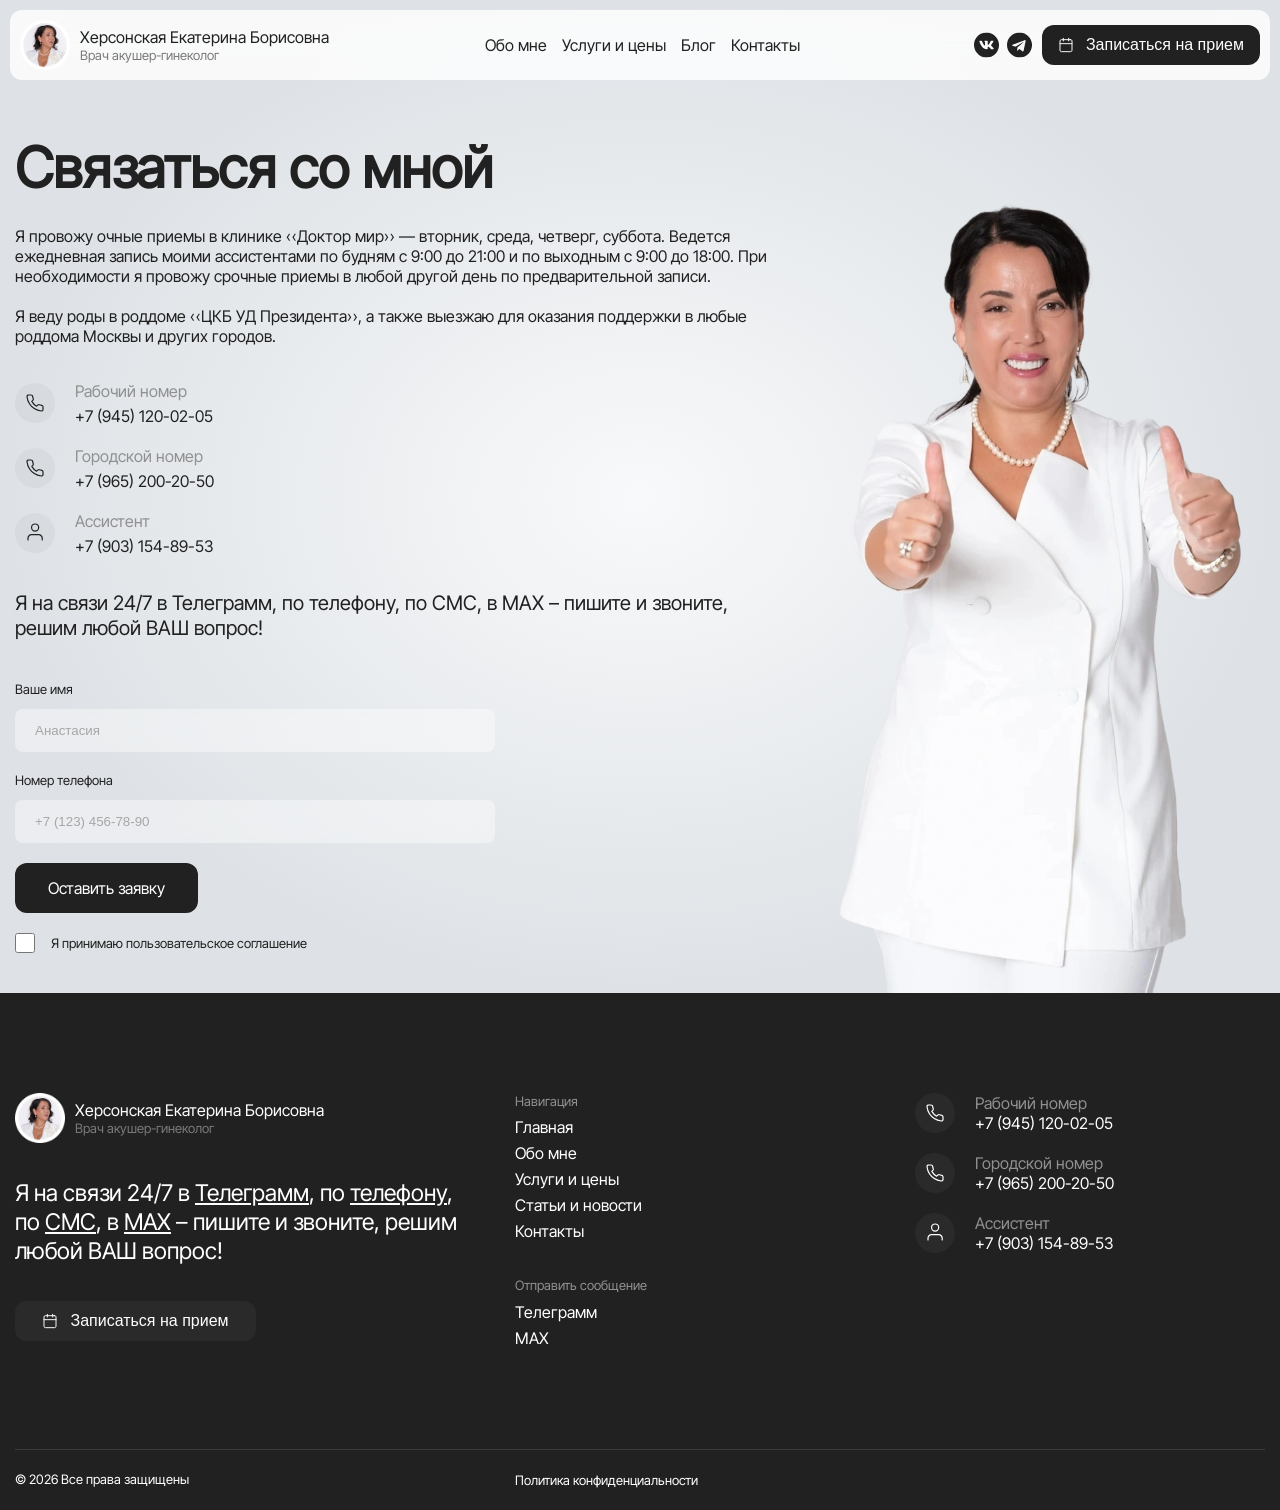
<file: contacts.html>
<!DOCTYPE html>
<html lang="en">

<head>
  <meta charset="UTF-8">
  <meta name="viewport" content="width=device-width, initial-scale=1.0">
  <title>Как связаться со мной</title>
  <link rel="stylesheet" href="vendors/swiper-bundle.min.css">
  <link rel="stylesheet" href="css/style.min.css">
</head>

<body>
  <header class="header-page">
    <nav class="header-nav">
      <a href="/" class="header-basic-logo">
        <img src="img/logo.png" alt="" class="logo-main">
        <div class="logo-content">
          <h2 class="logo-title">Херсонская Екатерина Борисовна</h2>
          <p class="logo-text">Врач акушер-гинеколог</p>
        </div>
      </a>
      <div class="header-menu">
        <ul class="nav-page">
          <li class="nav-item">
            <a href="about.html" class="nav-link">Обо мне</a>
          </li>
          <li class="nav-item">
            <a href="price-page.html" class="nav-link">Услуги и цены</a>
          </li>
          <li class="nav-item">
            <a href="blog.html" class="nav-link">Блог</a>
          </li>
          <li class="nav-item">
            <a href="contacts.html" class="nav-link">Контакты</a>
          </li>
        </ul>
        <div class="callback-content">
          <p class="header-nav-text">Я на связи 24/7 в <a href="">Телеграмм</a>, по <a href="">телефону</a>, по <a href="">СМС</a>, в <a href="">МАХ</a> – пишите и звоните, решим любой ВАШ вопрос!</p>
          <ul class="header-social">
            <li class="social-item">
              <a href="" class="social-link">
                <svg>
                  <use xlink:href="sprite/sprite.svg#vk"></use>
                </svg>
              </a>
            </li>
            <li class="social-item">
              <a href="" class="social-link">
                <svg>
                  <use xlink:href="sprite/sprite.svg#telegram"></use>
                </svg>
              </a>
            </li>
          </ul>
          <button class="callback btn-dark">
            <svg>
              <use xlink:href="sprite/sprite.svg#calendar"></use>
            </svg>
            <span>Записаться на прием</span>
          </button>
          <ul class="phone-list">
            <li class="phone-item">
              <a href="tel:+79451200205" class="phone-link">
                <svg>
                  <use xlink:href="sprite/sprite.svg#phone"></use>
                </svg>
                <p>
                  <span class="phone-link-title">Рабочий номер</span>
                  <span>+7 (945) 120-02-05</span>
                </p>
              </a>
            </li>
            <li class="phone-item">
              <a href="tel:+79652002050" class="phone-link">
                <svg>
                  <use xlink:href="sprite/sprite.svg#phone"></use>
                </svg>
                <p>
                  <span class="phone-link-title">Городской номер</span>
                  <span>+7 (965) 200-20-50</span>
                </p>
              </a>
            </li>
            <li class="phone-item">
              <a href="tel:+79031548953" class="phone-link">
                <svg>
                  <use xlink:href="sprite/sprite.svg#phone-people"></use>
                </svg>
                <p>
                  <span class="phone-link-title">Ассистент</span>
                  <span>+7 (903) 154-89-53</span>
                </p>
              </a>
            </li>
          </ul>
        </div>
      </div>
      <button class="btn-burger">
        <span class="burger-line"></span>
      </button>
    </nav>
  </header>

  <main class="contacts-page">

    <section class="section-contacts">
      <div class="container">
        <div class="contacts-inner">
          <div class="contacts-info">
            <h1 class="page-title">Связаться со мной</h1>
            <p class="section-text">Я провожу очные приемы в клинике «Доктор мир» — вторник, среда, четверг, суббота. Ведется ежедневная запись моими ассистентами по будням с 9:00 до 21:00 и по выходным с 9:00 до 18:00. При необходимости я провожу срочные приемы в любой другой день по предварительной записи.</p>
            <p class="section-text">Я веду роды в роддоме «ЦКБ УД Президента», а также выезжаю для оказания поддержки в любые роддома Москвы и других городов.</p>
            <ul class="phone-list">
              <li class="phone-item">
                <a href="tel:+79451200205" class="phone-link">
                  <svg>
                    <use xlink:href="sprite/sprite.svg#phone"></use>
                  </svg>
                  <p>
                    <span class="phone-link-title">Рабочий номер</span>
                    <span>+7 (945) 120-02-05</span>
                  </p>
                </a>
              </li>
              <li class="phone-item">
                <a href="tel:+79652002050" class="phone-link">
                  <svg>
                    <use xlink:href="sprite/sprite.svg#phone"></use>
                  </svg>
                  <p>
                    <span class="phone-link-title">Городской номер</span>
                    <span>+7 (965) 200-20-50</span>
                  </p>
                </a>
              </li>
              <li class="phone-item">
                <a href="tel:+79031548953" class="phone-link">
                  <svg>
                    <use xlink:href="sprite/sprite.svg#phone-people"></use>
                  </svg>
                  <p>
                    <span class="phone-link-title">Ассистент</span>
                    <span>+7 (903) 154-89-53</span>
                  </p>
                </a>
              </li>
            </ul>
            <p class="header-nav-text">
              Я на связи 24/7 в Телеграмм, по телефону, по СМС, в МАХ – пишите и звоните, решим любой ВАШ вопрос!
            </p>
            <form action="#" class="form-page">
              <label class="form-field" for="">
                <span>Ваше имя</span>
                <input type="text" placeholder="Анастасия">
              </label>
              <label class="form-field" for="">
                <span>Номер телефона</span>
                <input type="tel" placeholder="+7 (123) 456-78-90">
              </label>
              <input type="submit" value="Оставить заявку" class="btn form-submit btn-dark">
              <label class="form-field-checkbox" for="">
                <input type="checkbox" name="politic">
                <span>Я принимаю пользовательское соглашение</span>
              </label>
            </form>
          </div>
          <img src="img/author-img.webp" alt="" class="contacts-img">
        </div>
      </div>
    </section>


  </main>
  <footer class="footer-page">
    <div class="container">
      <ul class="footer-inner">
        <li class="footer-inner-item">
          <a href="" class="header-basic-logo">
            <img src="img/logo.png" alt="" class="logo-main">
            <div class="logo-content">
              <h2 class="logo-title">Херсонская Екатерина Борисовна</h2>
              <p class="logo-text">Врач акушер-гинеколог</p>
            </div>
          </a>
          <p class="header-nav-text">Я на связи 24/7 в <a href="">Телеграмм</a>, по <a href="">телефону</a>, по <a href="">СМС</a>, в <a href="">МАХ</a> – пишите и звоните, решим любой ВАШ вопрос!</p>
          <button class="callback btn-dark">
            <svg>
              <use xlink:href="sprite/sprite.svg#calendar"></use>
            </svg>
            <span>Записаться на прием</span>
          </button>
        </li>
        <li class="footer-inner-item">
          <div class="nav-footer-content">
            <h2>Навигация</h2>
            <ul class="footer-nav">
              <li>
                <a href="index.html">Главная</a>
              </li>
              <li>
                <a href="about.html">Обо мне</a>
              </li>
              <li>
                <a href="price-page.html">Услуги и цены</a>
              </li>
              <li>
                <a href="blog.html">Статьи и новости</a>
              </li>
              <li>
                <a href="contacts.html">Контакты</a>
              </li>
            </ul>
          </div>
          <div class="nav-footer-content">
            <h2>Отправить сообщение</h2>
            <ul class="footer-nav">
              <li>
                <a href="#">Телеграмм</a>
              </li>
              <li>
                <a href="#">MAX</a>
              </li>
            </ul>
          </div>
        </li>
        <li class="footer-inner-item">
          <ul class="phone-list">
            <li class="phone-item">
              <a href="tel:+79451200205" class="phone-link">
                <svg>
                  <use xlink:href="sprite/sprite.svg#phone"></use>
                </svg>
                <p>
                  <span class="phone-link-title">Рабочий номер</span>
                  <span>+7 (945) 120-02-05</span>
                </p>
              </a>
            </li>
            <li class="phone-item">
              <a href="tel:+79652002050" class="phone-link">
                <svg>
                  <use xlink:href="sprite/sprite.svg#phone"></use>
                </svg>
                <p>
                  <span class="phone-link-title">Городской номер</span>
                  <span>+7 (965) 200-20-50</span>
                </p>
              </a>
            </li>
            <li class="phone-item">
              <a href="tel:+79031548953" class="phone-link">
                <svg>
                  <use xlink:href="sprite/sprite.svg#phone-people"></use>
                </svg>
                <p>
                  <span class="phone-link-title">Ассистент</span>
                  <span>+7 (903) 154-89-53</span>
                </p>
              </a>
            </li>
          </ul>
        </li>
      </ul>
      <ul class="footer-copyright">
        <li>
          <p>© 2026 Все права защищены</p>
        </li>
        <li>
          <a href="#">Политика конфиденциальности</a>
        </li>
      </ul>
    </div>
  </footer>


  <script src="js/main.js"></script>
</body>

</html>
</file>
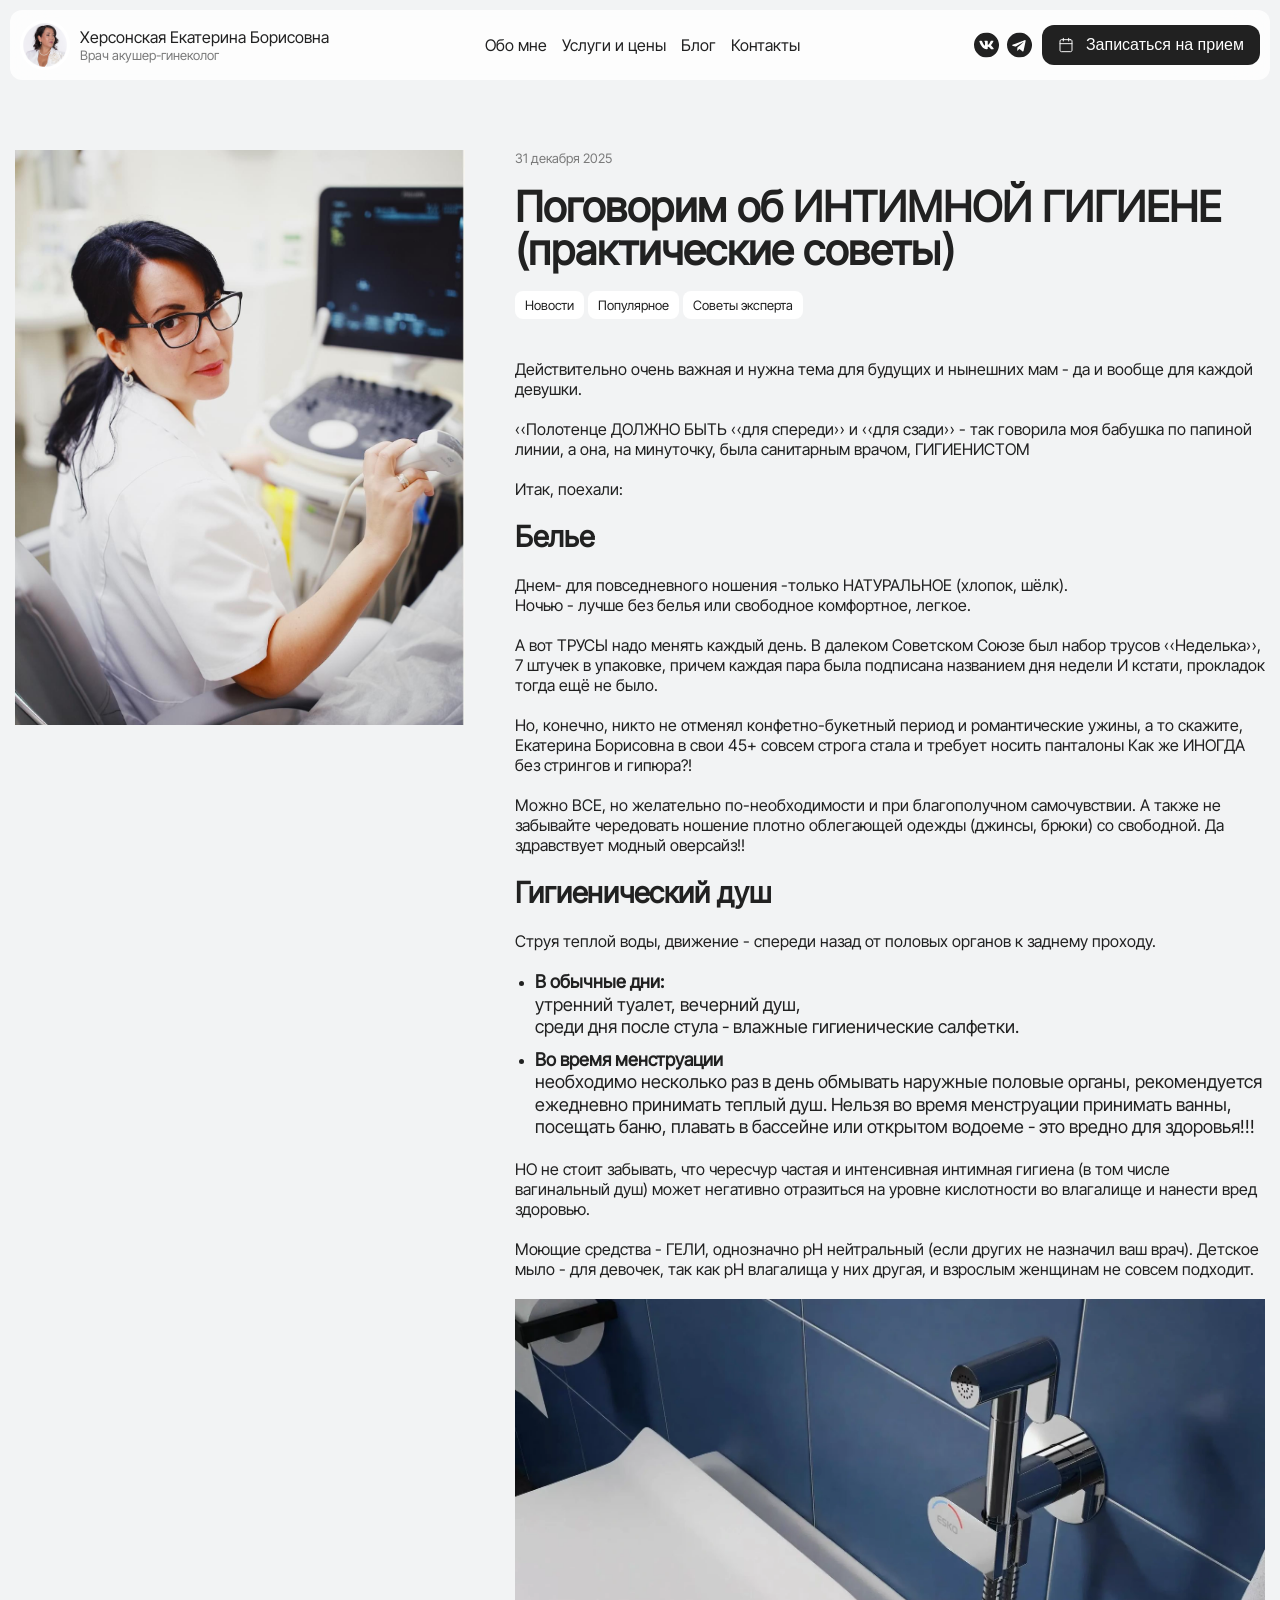
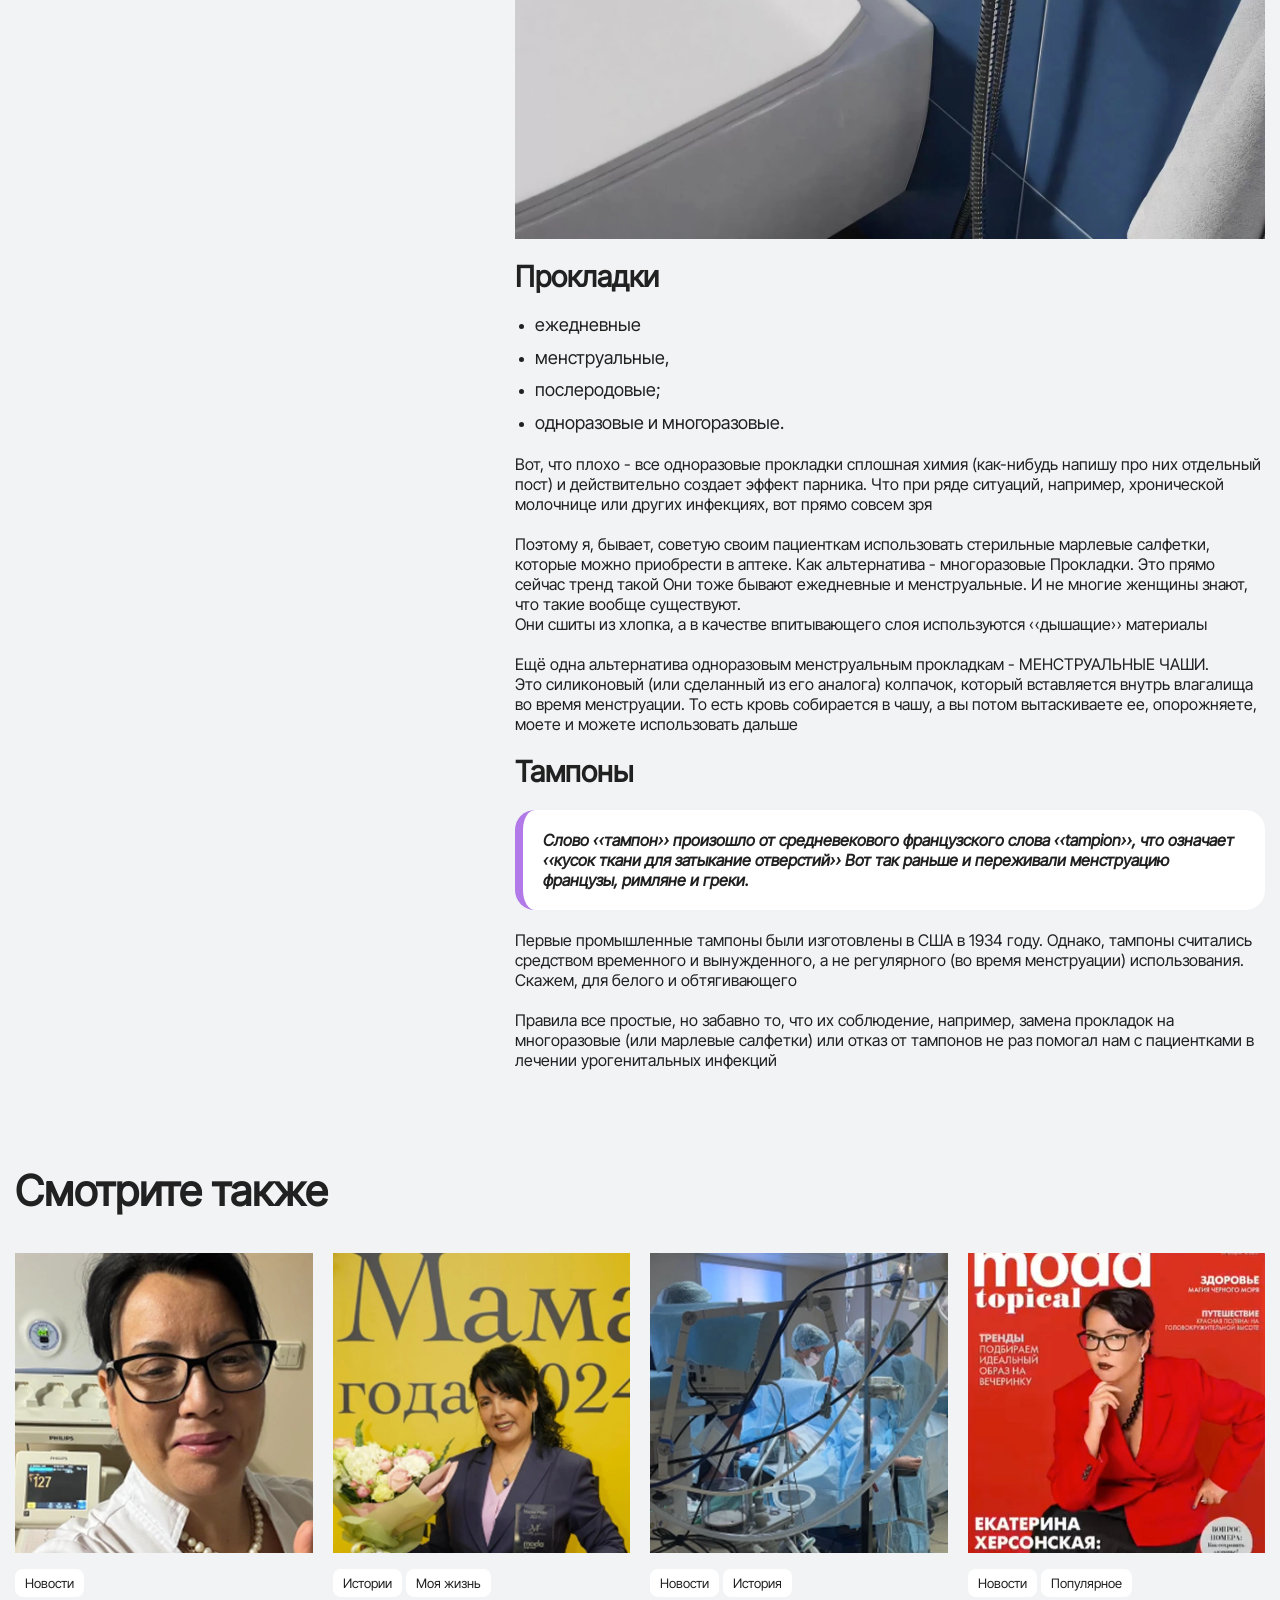
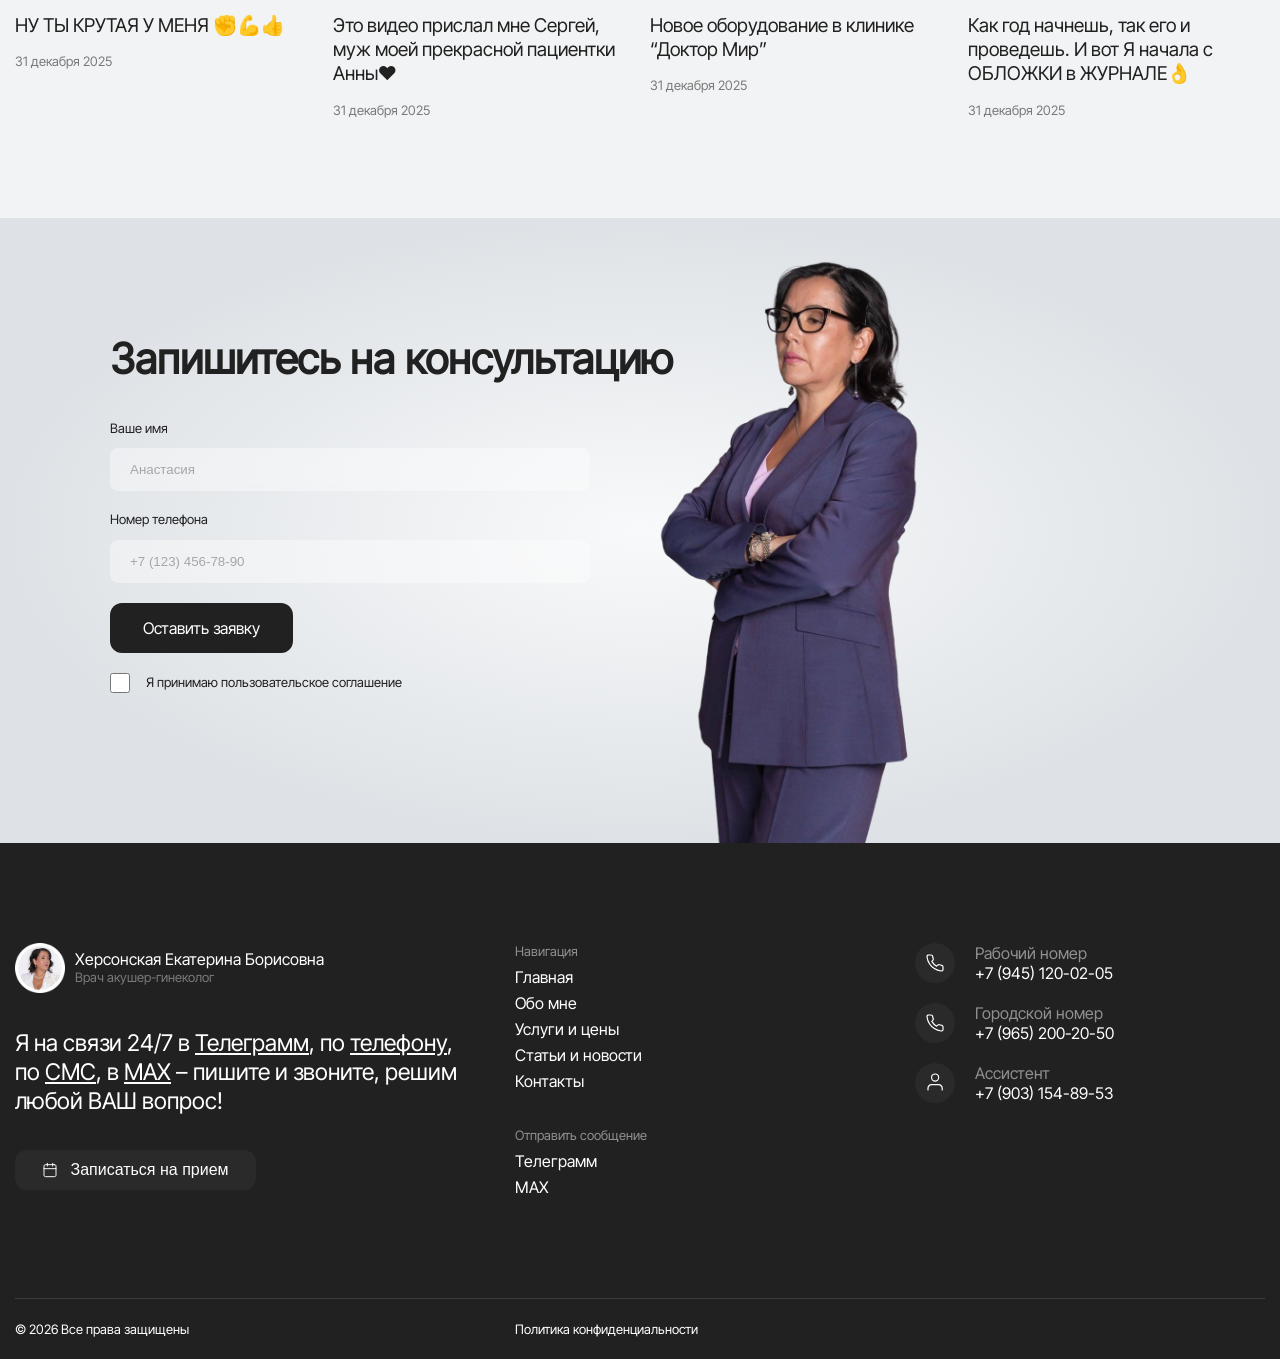
<file: post.html>
<!DOCTYPE html>
<html lang="en">

<head>
  <meta charset="UTF-8">
  <meta name="viewport" content="width=device-width, initial-scale=1.0">
  <title>Новость</title>
  <link rel="stylesheet" href="vendors/swiper-bundle.min.css">
  <link rel="stylesheet" href="css/style.min.css">
</head>

<body>
  <header class="header-page">
    <nav class="header-nav">
      <a href="/" class="header-basic-logo">
        <img src="img/logo.png" alt="" class="logo-main">
        <div class="logo-content">
          <h2 class="logo-title">Херсонская Екатерина Борисовна</h2>
          <p class="logo-text">Врач акушер-гинеколог</p>
        </div>
      </a>
      <div class="header-menu">
        <ul class="nav-page">
          <li class="nav-item">
            <a href="about.html" class="nav-link">Обо мне</a>
          </li>
          <li class="nav-item">
            <a href="price-page.html" class="nav-link">Услуги и цены</a>
          </li>
          <li class="nav-item">
            <a href="blog.html" class="nav-link">Блог</a>
          </li>
          <li class="nav-item">
            <a href="contacts.html" class="nav-link">Контакты</a>
          </li>
        </ul>
        <div class="callback-content">
          <p class="header-nav-text">Я на связи 24/7 в <a href="">Телеграмм</a>, по <a href="">телефону</a>, по <a href="">СМС</a>, в <a href="">МАХ</a> – пишите и звоните, решим любой ВАШ вопрос!</p>
          <ul class="header-social">
            <li class="social-item">
              <a href="" class="social-link">
                <svg>
                  <use xlink:href="sprite/sprite.svg#vk"></use>
                </svg>
              </a>
            </li>
            <li class="social-item">
              <a href="" class="social-link">
                <svg>
                  <use xlink:href="sprite/sprite.svg#telegram"></use>
                </svg>
              </a>
            </li>
          </ul>
          <button class="callback btn-dark">
            <svg>
              <use xlink:href="sprite/sprite.svg#calendar"></use>
            </svg>
            <span>Записаться на прием</span>
          </button>
          <ul class="phone-list">
            <li class="phone-item">
              <a href="tel:+79451200205" class="phone-link">
                <svg>
                  <use xlink:href="sprite/sprite.svg#phone"></use>
                </svg>
                <p>
                  <span class="phone-link-title">Рабочий номер</span>
                  <span>+7 (945) 120-02-05</span>
                </p>
              </a>
            </li>
            <li class="phone-item">
              <a href="tel:+79652002050" class="phone-link">
                <svg>
                  <use xlink:href="sprite/sprite.svg#phone"></use>
                </svg>
                <p>
                  <span class="phone-link-title">Городской номер</span>
                  <span>+7 (965) 200-20-50</span>
                </p>
              </a>
            </li>
            <li class="phone-item">
              <a href="tel:+79031548953" class="phone-link">
                <svg>
                  <use xlink:href="sprite/sprite.svg#phone-people"></use>
                </svg>
                <p>
                  <span class="phone-link-title">Ассистент</span>
                  <span>+7 (903) 154-89-53</span>
                </p>
              </a>
            </li>
          </ul>
        </div>
      </div>
      <button class="btn-burger">
        <span class="burger-line"></span>
      </button>
    </nav>
  </header>

  <main class="post-page">
    <section class="section-post-content">
      <div class="container">
        <div class="post-content-inner">
          <img src="img/inner-slide4.png" alt="" class="post-main-img">
          <div class="post-content-info">
            <p class="section-subtitle">31 декабря 2025</p>
            <h1 class="section-title">Поговорим об ИНТИМНОЙ ГИГИЕНЕ (практические советы)</h1>
            <ul class="heshtags">
              <li class="heshtags-item">Новости</li>
              <li class="heshtags-item">Популярное</li>
              <li class="heshtags-item">Советы эксперта</li>
            </ul>
            <img src="img/inner-slide4.png" alt="" class="post-main-img">
            <div class="post-info-block">
              <p class="section-text">Действительно очень важная и нужна тема для будущих и нынешних мам - да и вообще для каждой девушки. </p>
              <p class="section-text">«Полотенце ДОЛЖНО БЫТЬ «для спереди» и «для сзади» - так говорила моя бабушка по папиной линии, а она, на минуточку, была санитарным врачом, ГИГИЕНИСТОМ</p>
              <p class="section-text">Итак, поехали:</p>
            </div>
            <div class="post-info-block">
              <h2 class="post-info-title">Белье</h2>
              <p class="section-text">Днем- для повседневного ношения -только НАТУРАЛЬНОЕ (хлопок, шёлк).
                <br>Ночью - лучше без белья или свободное комфортное, легкое.
              </p>
              <p class="section-text">А вот ТРУСЫ надо менять каждый день. В далеком Советском Союзе был набор трусов «Неделька», 7 штучек в упаковке, причем каждая пара была подписана названием дня недели И кстати, прокладок тогда ещё не было.</p>
              <p class="section-text">Но, конечно, никто не отменял конфетно-букетный период и романтические ужины, а то скажите, Екатерина Борисовна в свои 45+ совсем строга стала и требует носить панталоны Как же ИНОГДА без стрингов и гипюра?!</p>
              <p class="section-text">Можно ВСЕ, но желательно по-необходимости и при благополучном самочувствии. А также не забывайте чередовать ношение плотно облегающей одежды (джинсы, брюки) со свободной. Да здравствует модный оверсайз!!</p>
            </div>
            <div class="post-info-block">
              <h2 class="post-info-title">Гигиенический душ</h2>
              <p class="section-text">Струя теплой воды, движение - спереди назад от половых органов к заднему проходу.</p>
              <ul class="post-info-list">
                <li>
                  <h3>В обычные дни:</h3>
                  <p>утренний туалет, вечерний душ,
                    <br>среди дня после стула - влажные гигиенические салфетки.
                  </p>
                </li>
                <li>
                  <h3>Во время менструации</h3>
                  <p>необходимо несколько раз в день обмывать наружные половые органы, рекомендуется ежедневно принимать теплый душ. Нельзя во время менструации принимать ванны, посещать баню, плавать в бассейне или открытом водоеме - это вредно для здоровья!!!</p>
                </li>
              </ul>
              <p class="section-text">НО не стоит забывать, что чересчур частая и интенсивная интимная гигиена (в том числе вагинальный душ) может негативно отразиться на уровне кислотности во влагалище и нанести вред здоровью.</p>
              <p class="section-text">Моющие средства - ГЕЛИ, однозначно рН нейтральный (если других не назначил ваш врач). Детское мыло - для девочек, так как рН влагалища у них другая, и взрослым женщинам не совсем подходит.</p>
              <img src="img/post-info.webp" alt="" class="post-info-img">
            </div>
            <div class="post-info-block">
              <h2 class="post-info-title">Прокладки</h2>
              <ul class="post-info-list">
                <li>
                  <p>ежедневные</p>
                </li>
                <li>
                  <p>менструальные,</p>
                </li>
                <li>
                  <p>послеродовые;</p>
                </li>
                <li>
                  <p>одноразовые и многоразовые.</p>
                </li>
              </ul>
              <p class="section-text">Вот, что плохо - все одноразовые прокладки сплошная химия (как-нибудь напишу про них отдельный пост) и действительно создает эффект парника. Что при ряде ситуаций, например, хронической молочнице или других инфекциях, вот прямо совсем зря</p>
              <p class="section-text">Поэтому я, бывает, советую своим пациенткам использовать стерильные марлевые салфетки, которые можно приобрести в аптеке. Как альтернатива - многоразовые Прокладки. Это прямо сейчас тренд такой Они тоже бывают ежедневные и менструальные. И не многие женщины знают, что такие вообще существуют.
                <br>Они сшиты из хлопка, а в качестве впитывающего слоя используются «дышащие» материалы
              </p>
              <p class="section-text">Ещё одна альтернатива одноразовым менструальным прокладкам - МЕНСТРУАЛЬНЫЕ ЧАШИ.
                <br>Это силиконовый (или сделанный из его аналога) колпачок, который вставляется внутрь влагалища во время менструации. То есть кровь собирается в чашу, а вы потом вытаскиваете ее, опорожняете, моете и можете использовать дальше
              </p>
            </div>
            <div class="post-info-block">
              <h2 class="post-info-title">Тампоны</h2>
              <p class="post-info-attention">Слово «тампон» произошло от средневекового французского слова «tampion», что означает «кусок ткани для затыкание отверстий» Вот так раньше и переживали менструацию французы, римляне и греки.</p>
              <p class="section-text">Первые промышленные тампоны были изготовлены в США в 1934 году. Однако, тампоны считались средством временного и вынужденного, а не регулярного (во время менструации) использования. Скажем, для белого и обтягивающего</p>
              <p class="section-text">Правила все простые, но забавно то, что их соблюдение, например, замена прокладок на многоразовые (или марлевые салфетки) или отказ от тампонов не раз помогал нам с пациентками в лечении урогенитальных инфекций</p>
            </div>
          </div>
        </div>
        <div class="see-also">
          <h2 class="section-title">Смотрите также</h2>
          <ul class="news-list">
            <li class="news-list-item">
              <a href="post.html">
                <img src="img/news3.webp" alt="">
                <ul class="heshtags">
                  <li class="heshtags-item">Новости</li>
                </ul>
                <h3>НУ ТЫ КРУТАЯ У МЕНЯ ✊💪👍</h3>
                <p class="section-subtitle">31 декабря 2025</p>
              </a>

            </li>
            <li class="news-list-item">
              <a href="post.html">
                <img src="img/news4.webp" alt="">
                <ul class="heshtags">
                  <li class="heshtags-item">Истории</li>
                  <li class="heshtags-item">Моя жизнь</li>
                </ul>
                <h3>Это видео прислал мне Сергей, муж моей прекрасной пациентки Анны❤️</h3>
                <p class="section-subtitle">31 декабря 2025</p>
              </a>

            </li>
            <li class="news-list-item">
              <a href="post.html">
                <img src="img/news5.webp" alt="">
                <ul class="heshtags">
                  <li class="heshtags-item">Новости</li>
                  <li class="heshtags-item">История</li>
                </ul>
                <h3>Новое оборудование в клинике “Доктор Мир”</h3>
                <p class="section-subtitle">31 декабря 2025</p>
              </a>

            </li>
            <li class="news-list-item">
              <a href="post.html">
                <img src="img/news6.webp" alt="">
                <ul class="heshtags">
                  <li class="heshtags-item">Новости</li>
                  <li class="heshtags-item">Популярное</li>
                </ul>
                <h3>Как год начнешь, так его и проведешь. И вот Я начала с ОБЛОЖКИ в ЖУРНАЛЕ👌</h3>
                <p class="section-subtitle">31 декабря 2025</p>
              </a>

            </li>
          </ul>
        </div>
      </div>

    </section>

    <section class="section-form">
      <div class="container">
        <div class="section-form-inner">
          <h2 class="section-title">Запишитесь на консультацию</h2>
          <form action="#" class="form-page">
            <label class="form-field" for="">
              <span>Ваше имя</span>
              <input type="text" placeholder="Анастасия">
            </label>
            <label class="form-field" for="">
              <span>Номер телефона</span>
              <input type="tel" placeholder="+7 (123) 456-78-90">
            </label>
            <input type="submit" value="Оставить заявку" class="btn form-submit btn-dark">
            <label class="form-field-checkbox" for="">
              <input type="checkbox" name="politic">
              <span>Я принимаю пользовательское соглашение</span>
            </label>
          </form>
        </div>
      </div>
    </section>

  </main>

  <footer class="footer-page">
    <div class="container">
      <ul class="footer-inner">
        <li class="footer-inner-item">
          <a href="" class="header-basic-logo">
            <img src="img/logo.png" alt="" class="logo-main">
            <div class="logo-content">
              <h2 class="logo-title">Херсонская Екатерина Борисовна</h2>
              <p class="logo-text">Врач акушер-гинеколог</p>
            </div>
          </a>
          <p class="header-nav-text">Я на связи 24/7 в <a href="">Телеграмм</a>, по <a href="">телефону</a>, по <a href="">СМС</a>, в <a href="">МАХ</a> – пишите и звоните, решим любой ВАШ вопрос!</p>
          <button class="callback btn-dark">
            <svg>
              <use xlink:href="sprite/sprite.svg#calendar"></use>
            </svg>
            <span>Записаться на прием</span>
          </button>
        </li>
        <li class="footer-inner-item">
          <div class="nav-footer-content">
            <h2>Навигация</h2>
            <ul class="footer-nav">
              <li>
                <a href="index.html">Главная</a>
              </li>
              <li>
                <a href="about.html">Обо мне</a>
              </li>
              <li>
                <a href="price-page.html">Услуги и цены</a>
              </li>
              <li>
                <a href="blog.html">Статьи и новости</a>
              </li>
              <li>
                <a href="contacts.html">Контакты</a>
              </li>
            </ul>
          </div>
          <div class="nav-footer-content">
            <h2>Отправить сообщение</h2>
            <ul class="footer-nav">
              <li>
                <a href="#">Телеграмм</a>
              </li>
              <li>
                <a href="#">MAX</a>
              </li>
            </ul>
          </div>
        </li>
        <li class="footer-inner-item">
          <ul class="phone-list">
            <li class="phone-item">
              <a href="tel:+79451200205" class="phone-link">
                <svg>
                  <use xlink:href="sprite/sprite.svg#phone"></use>
                </svg>
                <p>
                  <span class="phone-link-title">Рабочий номер</span>
                  <span>+7 (945) 120-02-05</span>
                </p>
              </a>
            </li>
            <li class="phone-item">
              <a href="tel:+79652002050" class="phone-link">
                <svg>
                  <use xlink:href="sprite/sprite.svg#phone"></use>
                </svg>
                <p>
                  <span class="phone-link-title">Городской номер</span>
                  <span>+7 (965) 200-20-50</span>
                </p>
              </a>
            </li>
            <li class="phone-item">
              <a href="tel:+79031548953" class="phone-link">
                <svg>
                  <use xlink:href="sprite/sprite.svg#phone-people"></use>
                </svg>
                <p>
                  <span class="phone-link-title">Ассистент</span>
                  <span>+7 (903) 154-89-53</span>
                </p>
              </a>
            </li>
          </ul>
        </li>
      </ul>
      <ul class="footer-copyright">
        <li>
          <p>© 2026 Все права защищены</p>
        </li>
        <li>
          <a href="#">Политика конфиденциальности</a>
        </li>
      </ul>
    </div>
  </footer>

  <div class="modal-preview" id="modal-preview">
    <div class="modal">
      <div class="modal-img">

      </div>
      <div class="modal-navigation">
        <button class="modal-arrow modal-prev btn-light">
          <svg>
            <use xlink:href="sprite/sprite.svg#arrow-site"></use>
          </svg>
        </button>
        <button class="modal-arrow modal-next btn-light">
          <svg>
            <use xlink:href="sprite/sprite.svg#arrow-site"></use>
          </svg>
        </button>
      </div>
    </div>
    <button class="modal-close">
      <span></span>
    </button>
  </div>

  <script src="vendors/swiper-bundle.min.js"></script>
  <script src="js/main.js"></script>
</body>

</html>
</file>
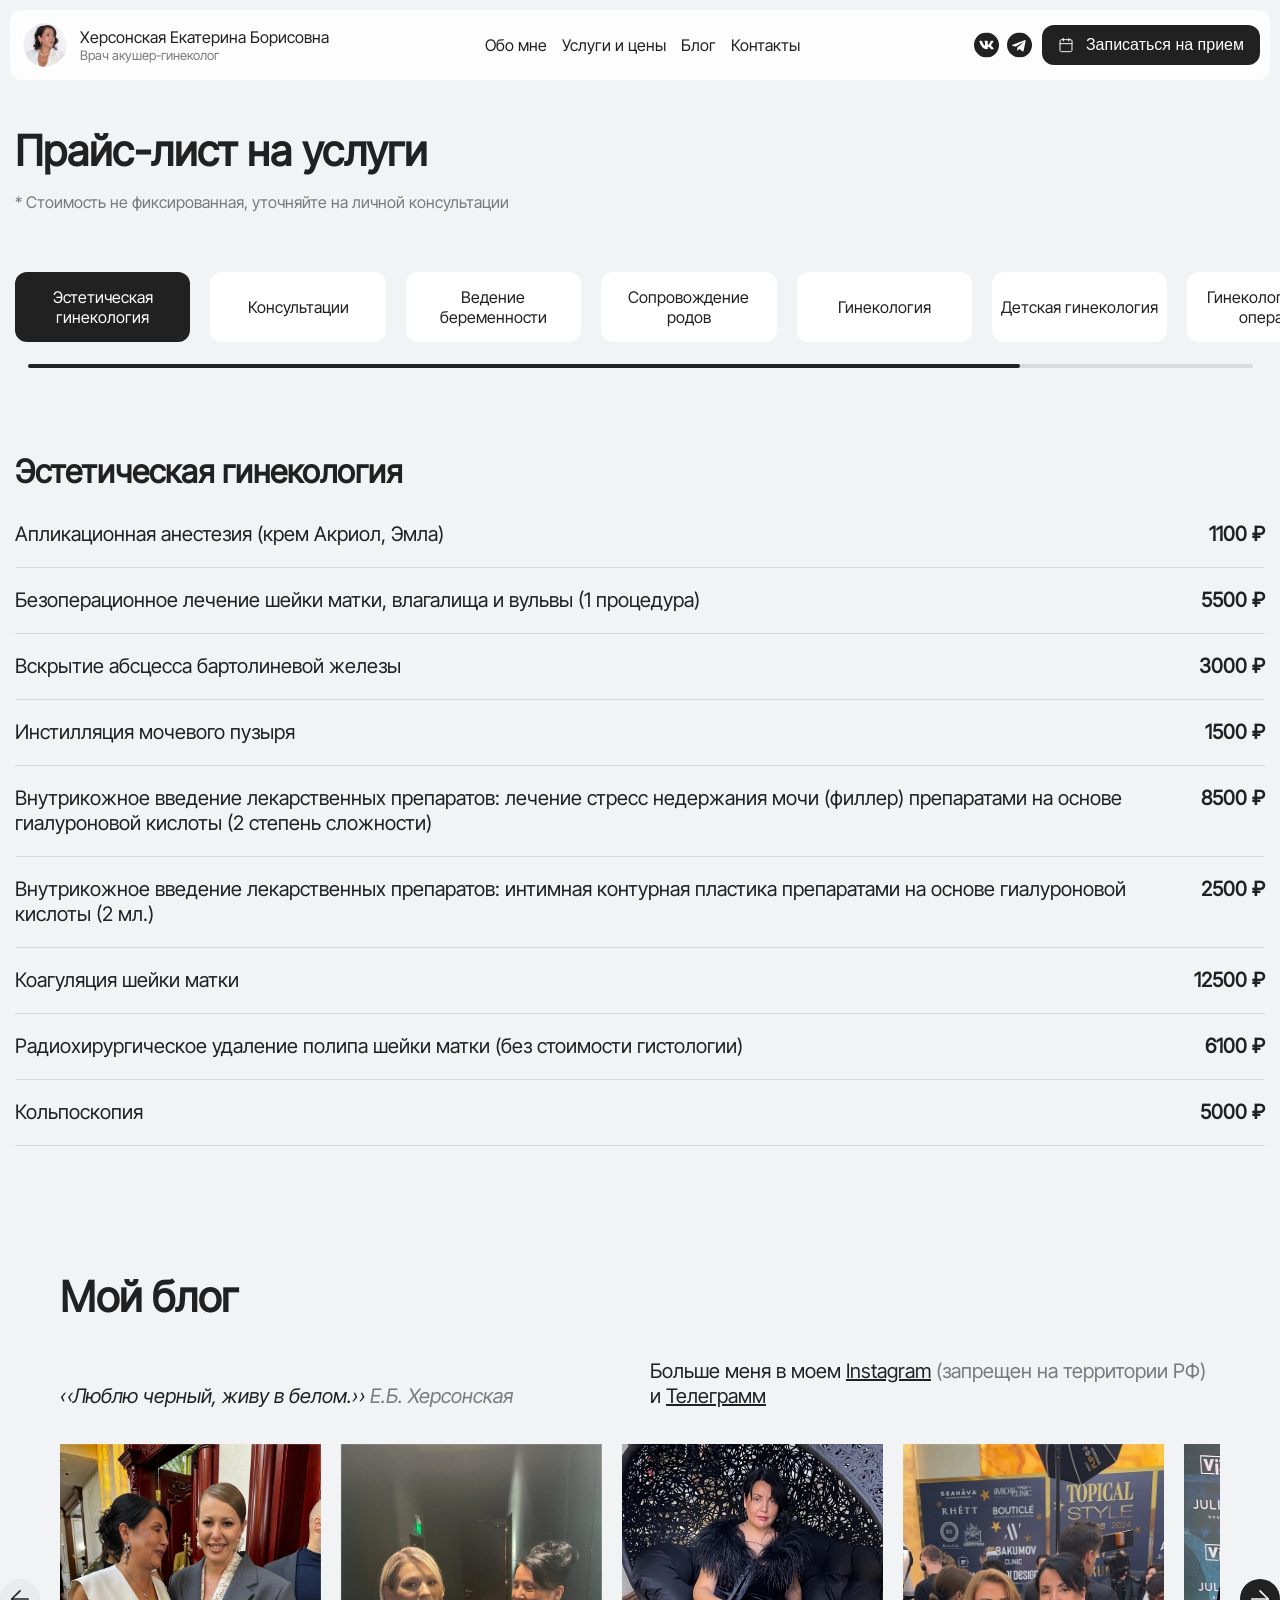
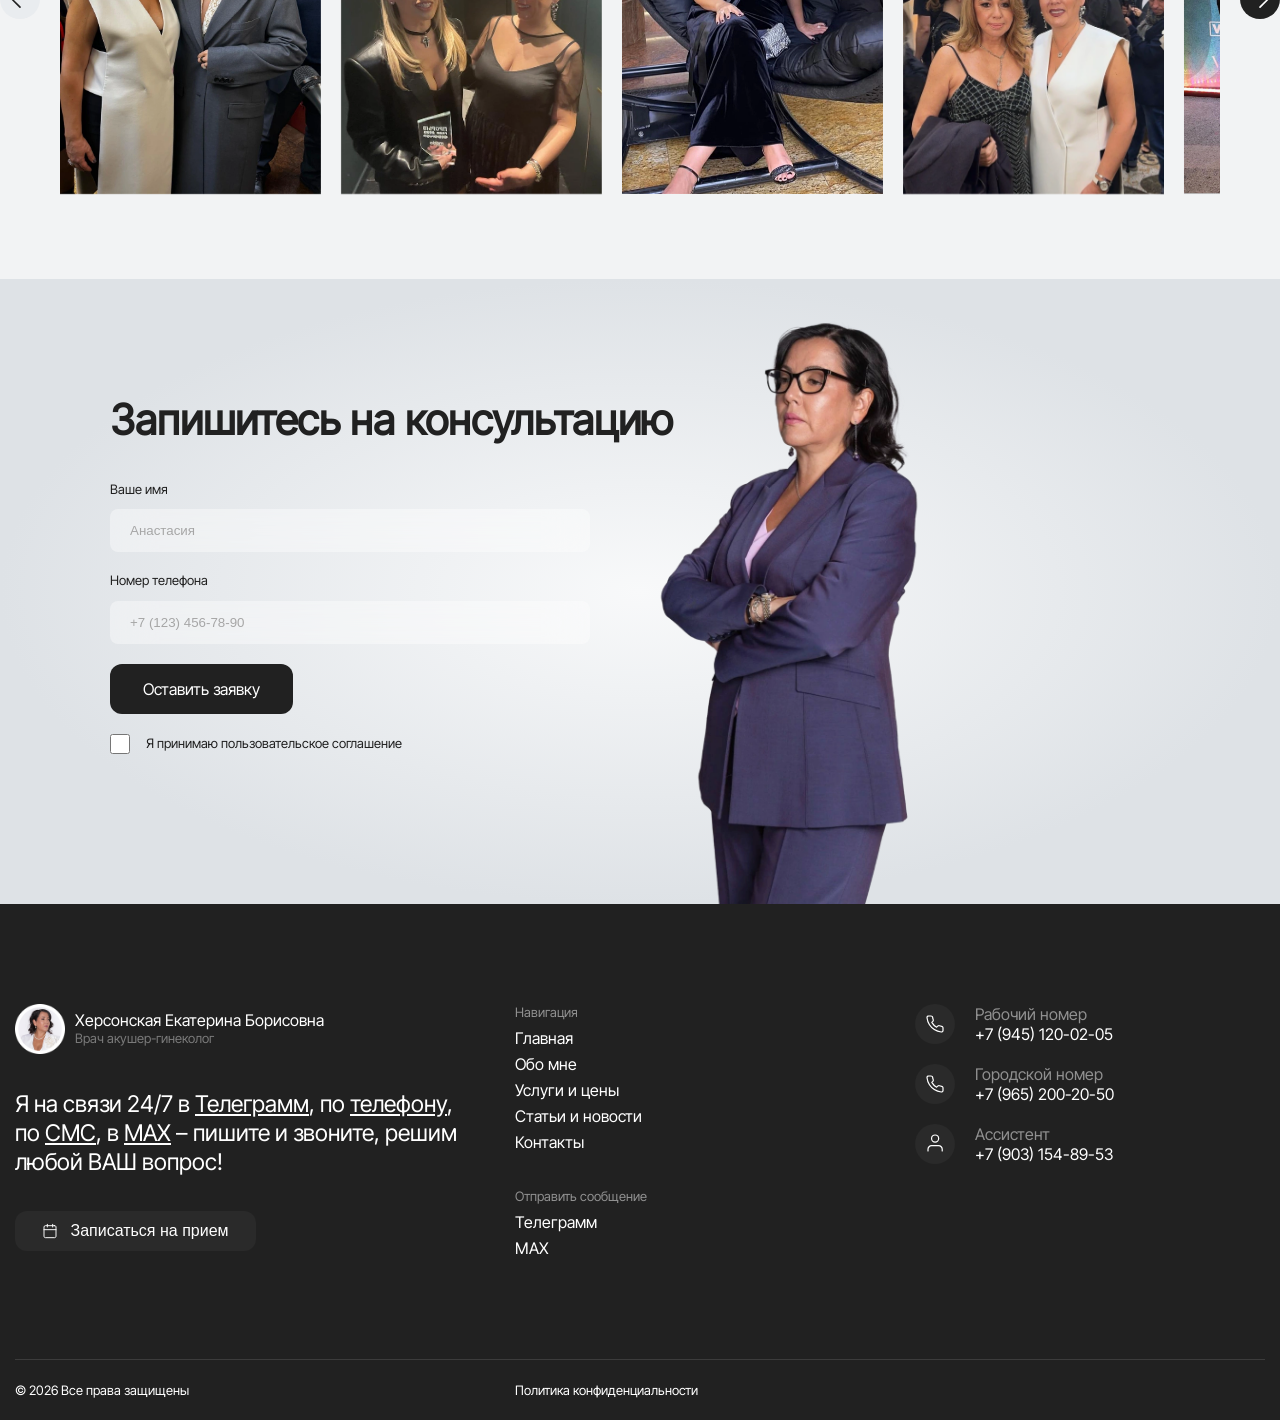
<file: price-page.html>
<!DOCTYPE html>
<html lang="en">

<head>
  <meta charset="UTF-8">
  <meta name="viewport" content="width=device-width, initial-scale=1.0">
  <title>Прайс-лист на услуги</title>
  <link rel="stylesheet" href="vendors/swiper-bundle.min.css">
  <link rel="stylesheet" href="css/style.min.css">
</head>

<body>
  <header class="header-page">
    <nav class="header-nav">
      <a href="/" class="header-basic-logo">
        <img src="img/logo.png" alt="" class="logo-main">
        <div class="logo-content">
          <h2 class="logo-title">Херсонская Екатерина Борисовна</h2>
          <p class="logo-text">Врач акушер-гинеколог</p>
        </div>
      </a>
      <div class="header-menu">
        <ul class="nav-page">
          <li class="nav-item">
            <a href="about.html" class="nav-link">Обо мне</a>
          </li>
          <li class="nav-item">
            <a href="price-page.html" class="nav-link">Услуги и цены</a>
          </li>
          <li class="nav-item">
            <a href="blog.html" class="nav-link">Блог</a>
          </li>
          <li class="nav-item">
            <a href="contacts.html" class="nav-link">Контакты</a>
          </li>
        </ul>
        <div class="callback-content">
          <p class="header-nav-text">Я на связи 24/7 в <a href="">Телеграмм</a>, по <a href="">телефону</a>, по <a href="">СМС</a>, в <a href="">МАХ</a> – пишите и звоните, решим любой ВАШ вопрос!</p>
          <ul class="header-social">
            <li class="social-item">
              <a href="" class="social-link">
                <svg>
                  <use xlink:href="sprite/sprite.svg#vk"></use>
                </svg>
              </a>
            </li>
            <li class="social-item">
              <a href="" class="social-link">
                <svg>
                  <use xlink:href="sprite/sprite.svg#telegram"></use>
                </svg>
              </a>
            </li>
          </ul>
          <button class="callback btn-dark">
            <svg>
              <use xlink:href="sprite/sprite.svg#calendar"></use>
            </svg>
            <span>Записаться на прием</span>
          </button>
          <ul class="phone-list">
            <li class="phone-item">
              <a href="tel:+79451200205" class="phone-link">
                <svg>
                  <use xlink:href="sprite/sprite.svg#phone"></use>
                </svg>
                <p>
                  <span class="phone-link-title">Рабочий номер</span>
                  <span>+7 (945) 120-02-05</span>
                </p>
              </a>
            </li>
            <li class="phone-item">
              <a href="tel:+79652002050" class="phone-link">
                <svg>
                  <use xlink:href="sprite/sprite.svg#phone"></use>
                </svg>
                <p>
                  <span class="phone-link-title">Городской номер</span>
                  <span>+7 (965) 200-20-50</span>
                </p>
              </a>
            </li>
            <li class="phone-item">
              <a href="tel:+79031548953" class="phone-link">
                <svg>
                  <use xlink:href="sprite/sprite.svg#phone-people"></use>
                </svg>
                <p>
                  <span class="phone-link-title">Ассистент</span>
                  <span>+7 (903) 154-89-53</span>
                </p>
              </a>
            </li>
          </ul>
        </div>
      </div>
      <button class="btn-burger">
        <span class="burger-line"></span>
      </button>
    </nav>
  </header>

  <main class="price-page">
    <section class="section-price container">
      <h2 class="section-title">Прайс-лист на услуги</h2>
      <p class="section-subtitle">* Стоимость не фиксированная, уточняйте на личной консультации</p>
      <div class="price-inner tabs-section">
        <div class="swiper-container swiper-price">
          <ul class="blog-navigation price-nav swiper-wrapper">
            <li class="blog-navigation-item tabs-btn swiper-slide active">
              <button class="btn">Эстетическая гинекология</button>
            </li>
            <li class="blog-navigation-item tabs-btn swiper-slide">
              <button class="btn">Консультации</button>
            </li>
            <li class="blog-navigation-item tabs-btn swiper-slide">
              <button class="btn">Ведение беременности</button>
            </li>
            <li class="blog-navigation-item tabs-btn swiper-slide">
              <button class="btn">Сопровождение родов</button>
            </li>
            <li class="blog-navigation-item tabs-btn swiper-slide">
              <button class="btn">Гинекология</button>
            </li>
            <li class="blog-navigation-item tabs-btn swiper-slide">
              <button class="btn">Детская гинекология</button>
            </li>
            <li class="blog-navigation-item tabs-btn swiper-slide">
              <button class="btn">Гинекологические операции</button>
            </li>
            <li class="blog-navigation-item tabs-btn swiper-slide">
              <button class="btn">Акушерство</button>
            </li>
          </ul>
          <div class="swiper-scrollbar"></div>
        </div>
        <ul class="price-content">
          <li class="price-content-item tabs-panel active">
            <h3 class="price-content-item-title">Эстетическая гинекология</h3>
            <ul class="price-list">
              <li>
                <h4 class="price-title">Апликационная анестезия (крем Акриол, Эмла)</h4>
                <p class="price-number">1100 ₽</p>
              </li>
              <li>
                <h4 class="price-title">Безоперационное лечение шейки матки, влагалища и вульвы (1 процедура)</h4>
                <p class="price-number">5500 ₽</p>
              </li>
              <li>
                <h4 class="price-title">Вскрытие абсцесса бартолиневой железы</h4>
                <p class="price-number">3000 ₽</p>
              </li>
              <li>
                <h4 class="price-title">Инстилляция мочевого пузыря</h4>
                <p class="price-number">1500 ₽</p>
              </li>
              <li>
                <h4 class="price-title">Внутрикожное введение лекарственных препаратов: лечение стресс недержания мочи (филлер) препаратами на основе гиалуроновой кислоты (2 степень сложности)</h4>
                <p class="price-number">8500 ₽</p>
              </li>
              <li>
                <h4 class="price-title">Внутрикожное введение лекарственных препаратов: интимная контурная пластика препаратами на основе гиалуроновой кислоты (2 мл.)</h4>
                <p class="price-number">2500 ₽</p>
              </li>
              <li>
                <h4 class="price-title">Коагуляция шейки матки</h4>
                <p class="price-number">12500 ₽</p>
              </li>
              <li>
                <h4 class="price-title">Радиохирургическое удаление полипа шейки матки (без стоимости гистологии)</h4>
                <p class="price-number">6100 ₽</p>
              </li>
              <li>
                <h4 class="price-title">Кольпоскопия</h4>
                <p class="price-number">5000 ₽</p>
              </li>
            </ul>
          </li>
          <li class="price-content-item tabs-panel">
            <h3 class="price-content-item-title">Консультации</h3>
            <ul class="price-list">
              <li>
                <h4 class="price-title">Акушерское обследование беременной</h4>
                <p class="price-number">3500 ₽</p>
              </li>
              <li>
                <h4 class="price-title">Забор материала (мазков)</h4>
                <p class="price-number">550 ₽</p>
              </li>
              <li>
                <h4 class="price-title">Консультация по планированию семьи и контрацепции</h4>
                <p class="price-number">3500 ₽</p>
              </li>
              <li>
                <h4 class="price-title">Первичный прием акушер-гинеколога (консультация)</h4>
                <p class="price-number">2900 ₽</p>
              </li>
              <li>
                <h4 class="price-title">Первичный прием акушера гинеколога, эндокринолога</h4>
                <p class="price-number">3800 ₽</p>
              </li>
              <li>
                <h4 class="price-title">Повторный прием акушер-гинеколога</h4>
                <p class="price-number">3200 ₽</p>
              </li>
            </ul>
          </li>
          <li class="price-content-item tabs-panel">
            <h3 class="price-content-item-title">Ведение беременности</h3>
            <ul class="price-list">
              <li>
                <h4 class="price-title"></h4>
                <p class="price-number"></p>
              </li>
            </ul>
          </li>
          <li class="price-content-item tabs-panel">
            <h3 class="price-content-item-title">Сопровождение родов</h3>
            <ul class="price-list">
              <li>
                <h4 class="price-title"></h4>
                <p class="price-number"></p>
              </li>
            </ul>
          </li>
          <li class="price-content-item tabs-panel">
            <h3 class="price-content-item-title">Гинекология</h3>
            <ul class="price-list">
              <li>
                <h4 class="price-title"></h4>
                <p class="price-number"></p>
              </li>
            </ul>
          </li>
          <li class="price-content-item tabs-panel">
            <h3 class="price-content-item-title">Детская гинекология</h3>
            <ul class="price-list">
              <li>
                <h4 class="price-title"></h4>
                <p class="price-number"></p>
              </li>
            </ul>
          </li>
          <li class="price-content-item tabs-panel">
            <h3 class="price-content-item-title">Гинекологические операции</h3>
            <ul class="price-list">
              <li>
                <h4 class="price-title"></h4>
                <p class="price-number"></p>
              </li>
            </ul>
          </li>
          <li class="price-content-item tabs-panel">
            <h3 class="price-content-item-title">Акушерство</h3>
            <ul class="price-list">
              <li>
                <h4 class="price-title"></h4>
                <p class="price-number"></p>
              </li>
            </ul>
          </li>
        </ul>
      </div>
    </section>

    <section class="section-slider slider-light ">

      <div class="slider-content container">
        <h2 class="section-title ">Мой блог</h2>
        <div class="subtitle-content ">
          <p class="subtitle-content-text subtitle-italic">«Люблю черный, живу в белом.» <span>Е.Б. Херсонская</span>
          </p>
          <p class="subtitle-content-text subtitle-top">Больше меня в моем <a href="">Instagram</a>
            <span>(запрещен на территории РФ)</span> и <a href="">Телеграмм</a>
          </p>
        </div>
        <div class="swiper-container slider-page swiper-photo swiper-third">
          <ul class="swiper-wrapper">
            <li class="swiper-slide">
              <img src="img/photo-slider.webp" alt="">
            </li>
            <li class="swiper-slide">
              <img src="img/photo-slider2.webp" alt="">
            </li>
            <li class="swiper-slide">
              <img src="img/photo-slider3.webp" alt="">
            </li>
            <li class="swiper-slide">
              <img src="img/photo-slider4.webp" alt="">
            </li>
            <li class="swiper-slide">
              <img src="img/photo-slider5.webp" alt="">
            </li>
            <li class="swiper-slide">
              <img src="img/photo-slider.webp" alt="">
            </li>
            <li class="swiper-slide">
              <img src="img/photo-slider2.webp" alt="">
            </li>
          </ul>
          <div class="swiper-navigation">
            <button class="slider-button slider-button-prev btn-dark">
              <svg>
                <use xlink:href="sprite/sprite.svg#arrow-site"></use>
              </svg>
            </button>
            <button class="slider-button slider-button-next btn-light">
              <svg>
                <use xlink:href="sprite/sprite.svg#arrow-site"></use>
              </svg>
            </button>
          </div>
        </div>
        <p class="subtitle-content-text subtitle-bottom">Больше меня в моем Instagram <span>(запрещен на территории РФ)</span> и Телеграмм</p>
      </div>
    </section>

    <section class="section-form">
      <div class="container">
        <div class="section-form-inner">
          <h2 class="section-title">Запишитесь на консультацию</h2>
          <form action="#" class="form-page">
            <label class="form-field" for="">
              <span>Ваше имя</span>
              <input type="text" placeholder="Анастасия">
            </label>
            <label class="form-field" for="">
              <span>Номер телефона</span>
              <input type="tel" placeholder="+7 (123) 456-78-90">
            </label>
            <input type="submit" value="Оставить заявку" class="btn form-submit btn-dark">
            <label class="form-field-checkbox" for="">
              <input type="checkbox" name="politic">
              <span>Я принимаю пользовательское соглашение</span>
            </label>
          </form>
        </div>
      </div>
    </section>

  </main>
  <footer class="footer-page">
    <div class="container">
      <ul class="footer-inner">
        <li class="footer-inner-item">
          <a href="" class="header-basic-logo">
            <img src="img/logo.png" alt="" class="logo-main">
            <div class="logo-content">
              <h2 class="logo-title">Херсонская Екатерина Борисовна</h2>
              <p class="logo-text">Врач акушер-гинеколог</p>
            </div>
          </a>
          <p class="header-nav-text">Я на связи 24/7 в <a href="">Телеграмм</a>, по <a href="">телефону</a>, по <a href="">СМС</a>, в <a href="">МАХ</a> – пишите и звоните, решим любой ВАШ вопрос!</p>
          <button class="callback btn-dark">
            <svg>
              <use xlink:href="sprite/sprite.svg#calendar"></use>
            </svg>
            <span>Записаться на прием</span>
          </button>
        </li>
        <li class="footer-inner-item">
          <div class="nav-footer-content">
            <h2>Навигация</h2>
            <ul class="footer-nav">
              <li>
                <a href="index.html">Главная</a>
              </li>
              <li>
                <a href="about.html">Обо мне</a>
              </li>
              <li>
                <a href="price-page.html">Услуги и цены</a>
              </li>
              <li>
                <a href="blog.html">Статьи и новости</a>
              </li>
              <li>
                <a href="contacts.html">Контакты</a>
              </li>
            </ul>
          </div>
          <div class="nav-footer-content">
            <h2>Отправить сообщение</h2>
            <ul class="footer-nav">
              <li>
                <a href="#">Телеграмм</a>
              </li>
              <li>
                <a href="#">MAX</a>
              </li>
            </ul>
          </div>
        </li>
        <li class="footer-inner-item">
          <ul class="phone-list">
            <li class="phone-item">
              <a href="tel:+79451200205" class="phone-link">
                <svg>
                  <use xlink:href="sprite/sprite.svg#phone"></use>
                </svg>
                <p>
                  <span class="phone-link-title">Рабочий номер</span>
                  <span>+7 (945) 120-02-05</span>
                </p>
              </a>
            </li>
            <li class="phone-item">
              <a href="tel:+79652002050" class="phone-link">
                <svg>
                  <use xlink:href="sprite/sprite.svg#phone"></use>
                </svg>
                <p>
                  <span class="phone-link-title">Городской номер</span>
                  <span>+7 (965) 200-20-50</span>
                </p>
              </a>
            </li>
            <li class="phone-item">
              <a href="tel:+79031548953" class="phone-link">
                <svg>
                  <use xlink:href="sprite/sprite.svg#phone-people"></use>
                </svg>
                <p>
                  <span class="phone-link-title">Ассистент</span>
                  <span>+7 (903) 154-89-53</span>
                </p>
              </a>
            </li>
          </ul>
        </li>
      </ul>
      <ul class="footer-copyright">
        <li>
          <p>© 2026 Все права защищены</p>
        </li>
        <li>
          <a href="#">Политика конфиденциальности</a>
        </li>
      </ul>
    </div>
  </footer>

  <div class="modal-preview" id="modal-preview">
    <div class="modal">
      <div class="modal-img">

      </div>
      <div class="modal-navigation">
        <button class="modal-arrow modal-prev btn-light">
          <svg>
            <use xlink:href="sprite/sprite.svg#arrow-site"></use>
          </svg>
        </button>
        <button class="modal-arrow modal-next btn-light">
          <svg>
            <use xlink:href="sprite/sprite.svg#arrow-site"></use>
          </svg>
        </button>
      </div>
    </div>
    <button class="modal-close">
      <span></span>
    </button>
  </div>

  <script src="vendors/swiper-bundle.min.js"></script>
  <script src="js/main.js"></script>
</body>

</html>
</file>
<file: css/style.min.css>
@charset "UTF-8";@font-face{font-family:"InterTight";src:url(../fonts/InterTight-Regular.woff2)format("woff2");font-style:normal;font-display:swap}@font-face{font-family:"InterTight";src:url(../fonts/InterTight-Regular.woff)format("woff");font-style:normal;font-display:swap}@font-face{font-family:"InterTight";src:url(../fonts/InterTight-Italic.woff2)format("woff2");font-style:italic;font-display:swap}@font-face{font-family:"InterTight";src:url(../fonts/InterTight-Italic.woff)format("woff");font-style:italic;font-display:swap}.visually-hidden{position:absolute;width:1px;height:1px;margin:-1px;padding:0;border:0;clip:rect(0 0 0 0);overflow:hidden}.container,body{width:100%;margin:0 auto}body,p{line-height:125%}body{height:100%;background-color:#fff;color:#212121}*,::after,::before{box-sizing:border-box}p{font-family:"InterTight","Arial",sans-serif;font-weight:400;font-style:normal}ul{margin:0;padding:0;list-style-type:none}.post-content-item img,.slider-page .swiper-navigation .slider-button svg,img{width:100%;height:100%;-o-object-fit:cover;object-fit:cover}.container{overflow:hidden;max-width:480px;padding:0 10px}@media screen and (min-width:480px){.container{max-width:768px}}@media screen and (min-width:768px){.container{max-width:992px}}@media screen and (min-width:992px){.container{max-width:1450px;padding:0 15px}}@media screen and (min-width:1310px){.container{max-width:1450px}}.blog-page,.post-page,.price-page{padding-top:50px;background-color:#f2f3f4}.swiper-wrapper{margin:0;padding:0;list-style-type:none;z-index:11}.section-title{color:#212121;font-size:min(31px + 13*(100vw - 320px)/1100);font-family:"InterTight","Arial",sans-serif;font-weight:700;font-style:normal;margin:0 0 40px;line-height:1}.section-subtitle,.section-suptitle,.section-text{font-size:13px;font-family:"InterTight","Arial",sans-serif;font-weight:500;font-style:normal;line-height:125%;color:#7a7a7a;margin:0 0 20px}.section-suptitle,.section-text{font-size:20px;margin:0}.section-text{font-size:16px;color:#212121}.header-page{padding:10px 10px 0;position:fixed;top:0;left:0;right:0;z-index:1000}.header-nav{max-width:1920px;background:rgba(255,255,255,.8);backdrop-filter:blur(20px);padding:10px 20px;margin:0 auto;display:grid;grid-template-columns:1fr 1fr 1fr;align-items:center;border-radius:12px;gap:10px}.header-basic-logo{display:flex;align-items:center;gap:20px;text-decoration:none}.logo-main{width:60px;height:60px}.logo-content,.phone-link p{display:flex;flex-direction:column}.logo-text,.logo-title{margin:0;font-family:"InterTight","Arial",sans-serif;font-weight:500;font-style:normal;line-height:125%;font-size:16px;color:#212121}.logo-text{color:#7a7a7a;font-size:13px}.header-menu{grid-column:span 2;display:grid;grid-template-columns:1fr 1fr;align-items:center}.nav-page{display:flex;justify-content:center;align-items:center;gap:25px}.nav-item,.nav-page{margin:0;padding:0;list-style-type:none}.header-nav-text,.nav-link{font-family:"InterTight","Arial",sans-serif;font-weight:500;font-style:normal;line-height:125%}.nav-link{font-size:16px;color:#212121;text-decoration:none}.header-nav-text{margin:0;color:#fff;font-size:20px;display:none}.header-nav-text a{color:#fff}.callback-content{display:flex;justify-content:flex-end;gap:20px}.header-social{margin:0;padding:0;list-style-type:none;display:flex;gap:8px;align-items:center}.social-item{width:32px;height:32px;border-radius:50%}.btn-burger,.callback,.social-link{align-items:center;justify-content:center;cursor:pointer}.social-link{width:100%;height:100%;display:flex}.btn-burger,.callback{background:#212121;border-radius:12px;border:0}.callback,.callback svg{transition:all .4s ease-in-out;color:#fff}.callback{display:flex;gap:12px;font-size:16px;padding:14px 24px}.callback svg{width:16px;height:16px}.btn-burger{display:none;width:48px;height:48px;padding:0}.burger-line{width:24px;height:2px;position:relative}.burger-line::after,.burger-line::before{content:"";position:absolute;left:calc(50% - 12px);z-index:1;background:#fff;width:24px;height:2px}.burger-line::before{top:7px}.burger-line::after{bottom:7px}.btn-burger.active,.burger-line{background:#fff}.btn-burger.active .burger-line{background:#212121;transform:rotate(45deg)}.btn-burger.active .burger-line::before{background:#212121;transform:rotate(90deg);top:0}.btn-burger.active .burger-line::after,.phone-list{display:none}.phone-list{flex-direction:column;align-items:flex-start;padding:0;list-style-type:none;gap:20px;margin:40px 0 0}.phone-link{display:flex;gap:20px;align-items:center;color:#fff;text-decoration:none;transition:all .4s ease-in-out}.phone-link p{margin:0}.phone-link svg{width:40px;height:40px}.footer-copyright a:hover,.footer-nav a:hover,.phone-link-title,.phone-link:hover{color:#909090}@media screen and (max-width:1450px){.nav-page{gap:15px}.header-nav{padding:10px}.header-basic-logo{gap:10px}.logo-main{width:50px;height:50px}.social-item{width:25px;height:25px}.callback-content{gap:10px}.callback{padding:10px 15px}}@media screen and (max-width:992px){.header-basic-logo{grid-column:span 2}.header-menu{display:none;grid-column:span 3}.btn-burger{display:flex;margin-left:auto}.header-page.active{top:0;height:100vh;background:#212121;overflow-y:scroll;padding-right:0}.header-page.active .header-nav{background:0 0;padding-bottom:100px}.header-page.active .logo-title{color:#fff}.header-page.active .header-menu{display:flex;flex-direction:column;order:2}.header-page.active .header-nav-text{display:inline-block;max-width:380px;margin-bottom:20px}.nav-page{margin:60px 0}.nav-page .nav-link{color:#fff;-moz-text-align-last:left;text-align-last:left;font-size:32px;font-family:"InterTight","Arial",sans-serif;font-weight:700;font-style:normal;line-height:125%}.callback-content,.nav-page{width:100%;flex-direction:column;align-items:flex-start}.callback-content .header-social{display:none}.callback-content .callback{background:rgba(255,255,255,.0392156863);padding:14px 24px}.callback-content .callback svg{width:20px;height:20px}.callback-content .phone-list{display:flex}}@media screen and (max-width:768px){.header-nav{grid-template-columns:1fr 1fr 50px}.header-nav .logo-main{display:none}.logo-title{font-size:14px}.nav-page{gap:5px;margin-top:40px;margin-bottom:40px}}.footer-page{background:#212121;padding-top:100px}.footer-inner{max-width:1300px;display:grid;grid-template-columns:510px 205px 205px;justify-content:space-between;gap:10px;align-items:flex-start}.footer-inner-item,.footer-nav,.nav-footer-content{display:flex;flex-direction:column;gap:35px}.footer-inner-item .callback{background-color:rgba(255,255,255,.0392156863);max-width:241px}.footer-inner-item .header-nav-text{display:block;font-size:min(19px + 5*(100vw - 320px)/1100)}.footer-inner-item .phone-list{margin-top:0;display:flex}.footer-inner-item .logo-title{color:#fff}.footer-nav,.nav-footer-content{gap:8px}.footer-copyright a,.footer-copyright p,.footer-nav a,.nav-footer-content h2{font-family:"InterTight","Arial",sans-serif;font-weight:500;font-style:normal;line-height:125%}.nav-footer-content h2{margin:0;font-size:13px;color:#909090}.footer-nav{gap:5px}.footer-copyright a,.footer-copyright p,.footer-nav a{color:#fff;text-decoration:none;font-size:16px;transition:all .4s ease-in-out}.footer-copyright{display:grid;grid-template-columns:510px 205px 205px;justify-content:space-between;align-items:center;padding:20px 0;border-top:1px solid rgba(255,255,255,.1215686275);width:100%;margin-top:100px}.footer-copyright a,.footer-copyright p{font-size:13px;margin:0}@media screen and (max-width:1310px){.footer-copyright,.footer-inner{grid-template-columns:450px 1fr 1fr;gap:50px}}@media screen and (max-width:992px){.footer-page{padding-top:70px}.footer-inner{grid-template-columns:320px 150px 1fr;gap:35px}.footer-copyright{grid-template-columns:320px 200px 1fr;gap:30px;margin-top:70px}}@media screen and (max-width:768px){.footer-copyright,.footer-inner{grid-template-columns:1fr;gap:40px}.footer-copyright{gap:5px}.footer-inner-item:nth-child(2){flex-direction:row;gap:90px}.footer-page{padding-top:40px}.footer-copyright{margin-top:40px}}@media screen and (max-width:480px){.footer-nav a,.nav-footer-content h2{font-size:14px}.footer-inner-item:nth-child(2){flex-direction:row;gap:50px}}.btn,.btn-all{transition:all .4s ease-in-out}.btn{text-align:center;justify-self:center;display:flex;justify-content:center;align-items:center;font-family:"InterTight","Arial",sans-serif;font-weight:500;font-style:normal;line-height:125%;font-size:16px;padding:14px 32px;border-radius:12px;border:1px solid transparent;cursor:pointer}.btn-all{margin-top:40px;text-decoration:none;max-width:170px;margin-left:auto;margin-right:auto}.btn-all:hover{background:rgba(255,255,255,.0392156863);color:#fff}.btn-dark{background-color:#212121;color:#fff}.btn-dark:hover,.btn-light{background:#fff;color:#212121}.btn-dark:hover svg,.btn-light svg{color:#212121}.btn-dark,.btn-light{border:1px solid transparent}.btn-dark svg,.btn-light svg{transition:all .4s ease-in-out}.btn-dark:hover{border:1px solid #212121}.btn-light:hover{background:rgba(255,255,255,.0392156863);color:#fff}.btn-light:hover svg{color:#fff}.btn-about{position:absolute;bottom:-80px;right:-80px;font-size:16px;font-family:"InterTight","Arial",sans-serif;font-weight:500;font-style:normal;line-height:125%;border:0;border-radius:50%;background-color:#212121;width:160px;height:160px;color:#fff;display:flex;align-items:center;justify-content:center;text-decoration:none;text-align:center}@media screen and (max-width:1310px){.btn-about{width:100px;height:100px;right:-50px;bottom:-50px;font-size:14px}}@media screen and (max-width:992px){.btn-about{width:100%;height:auto;right:0;bottom:0;font-size:16px;padding:14px 0;border-radius:12px}}.modal-preview{position:fixed;top:0;left:0;right:0;z-index:1000;background-color:rgba(0,0,0,.8);width:100%;height:100%;display:none;align-items:center;justify-content:center}.modal-preview.active{display:flex}.modal{padding:0 70px;position:relative}.modal-img{width:100%;max-width:490px;height:100%;-o-object-fit:cover;object-fit:cover}.modal-img .swiper-slide{margin:0!important;width:100%!important}.modal-img .swiper-history-text{padding:70px 30px;font-size:25px}.modal-navigation{position:absolute;top:calc(50% - 15px);left:0;right:0;z-index:10;width:100%;display:flex;justify-content:space-between;padding:0 20px}.modal-arrow,.slider-page .swiper-navigation .slider-button{border:0;border-radius:50%;cursor:pointer;transition:all .4s ease-in-out}.modal-arrow{width:30px;height:30px;display:flex;align-items:center;justify-content:center;background-color:#fff}.modal-arrow:hover{background-color:#212121}.modal-prev{transform:rotate(180deg)}.modal-close{position:absolute;top:28px;right:28px;z-index:10;width:40px;height:40px;background-color:#000;border-radius:12px;border:0;cursor:pointer}.modal-close span,.modal-close span::before{width:100%;height:2px;background-color:#fff;transition:all .4s ease-in-out}.modal-close span{display:flex;transform:rotate(45deg)}.modal-close span::before{content:"";position:absolute;left:0;top:0;z-index:1;transform:rotate(90deg)}.modal-close:hover span,.modal-close:hover span::before{background-color:#909090}@media screen and (max-width:480px){.modal-navigation{padding:0 5px}.modal{padding:0 10px}}.main-banner{background:url(../img/bg-mobil.webp),radial-gradient(50% 50%at 50% 50%,#f8f9fa 0,#dee2e6 100%);background-size:150px 100%,100% 100%;background-repeat:no-repeat;background-position:0 50%}.section-hero{position:relative;padding-bottom:0;height:950px;min-height:-webkit-fill-available;display:grid;grid-template-columns:1fr 1fr 1fr;gap:20px;align-items:center;justify-content:center;overflow:hidden;max-width:1920px;margin:0 auto}@supports (-webkit-touch-callout:none){.section-hero{height:-webkit-fill-available}}.hero-img,.swiper-hero .swiper-slide img{width:100%;height:100%;-o-object-fit:cover;object-fit:cover}.hero-img{position:absolute;left:0;z-index:1;top:0;max-width:735px;-o-object-position:top;object-position:top}.hero-content{display:flex;flex-direction:column;align-items:center;width:100%;height:100%;color:#212121;margin:0 0 0 auto;position:relative;z-index:5;padding-top:70px}.page-title,.page-title-mobil{margin:auto;font-family:"InterTight","Arial",sans-serif;font-weight:700;font-style:normal;font-size:80px;line-height:1;text-align:center}.page-title-mobil{display:none}.author-info{padding:0;list-style-type:none;display:grid;grid-template-columns:repeat(3,1fr);align-items:center;gap:20px;margin:0 0 20px}.author-item,.form-field input{display:flex;background-color:#fff}.author-item{border-radius:12px;padding:20px;text-align:center;flex-direction:column;gap:8px;width:100%;box-shadow:0 8px 16px 0 rgba(0,0,0,.1215686275);min-width:160px}.author-item-title{font-family:"InterTight","Arial",sans-serif;font-weight:700;font-style:normal;font-size:clamp(25px,16px + 24*(100vw - 320px)/1600,40px);line-height:1;margin:0}.author-item-text{margin:0}.swiper-hero{margin-right:40px;max-width:420px;height:100%;background-color:#212121;pointer-events:none}.swiper-hero .swiper-wrapper{margin:0;padding:0;list-style-type:none;transition-timing-function:linear!important}.swiper-hero .swiper-slide{height:100%;max-height:520px!important;width:100%}.swiper-hero .swiper-slide img{-o-object-position:90%;object-position:90%}@media screen and (max-width:1920px){.hero-img{max-width:610px;left:-30px}}@media screen and (max-width:1450px){.section-hero{height:800px}.page-title{font-size:60px}.hero-img{max-width:510px;left:-65px}.swiper-hero{max-width:320px;margin-right:20px}.swiper-hero .swiper-slide{max-height:400px!important}}@media screen and (max-width:992px){.main-banner{background:url(../img/bg-mobil.webp),url(../img/bg-mobil.webp),radial-gradient(50% 50%at 50% 50%,#f8f9fa 0,#dee2e6 100%);background-size:143px 50%,80px 100%,100% 100%;background-repeat:no-repeat}.section-hero{grid-template-columns:1fr 1fr 1fr;height:840px}.empty-box,.hero-content .page-title{display:none}.hero-content{grid-column:span 2;margin-right:auto;padding-left:10px;margin-left:0;align-items:flex-start}.page-title-mobil{display:inline-block;margin:50px auto auto 0;text-align:left;font-size:50px}.page-title-mobil span{color:#fff}.page-title-mobil .color-span{letter-spacing:1.4px}.author-info{gap:10px}.section-hero .hero-img{max-width:450px;-o-object-fit:contain;object-fit:contain;top:20%;height:auto;max-height:none;bottom:20px}}@media screen and (max-width:768px){.main-banner{background-size:110px 50%,50px 100%,100% 100%}.section-hero{height:900px;grid-template-columns:1fr 180px}.hero-content{grid-column:auto;width:100%}.page-title-mobil{font-size:37px}.section-hero .hero-img{max-width:325px;top:23%;bottom:auto;left:-40px}.author-info{grid-template-columns:1fr;gap:10px;width:100%}.author-info .author-item{width:100%;padding:15px}.swiper-hero{margin-right:10px}.swiper-hero .swiper-slide{max-height:250px!important}}@media screen and (max-width:480px){.main-banner{background-size:93px 50%,30px 100%,100% 100%}.section-hero{grid-template-columns:1fr 140px;gap:10px;height:930px}.page-title-mobil{font-size:31px;margin-top:30px}.section-hero .hero-img{left:-60px;max-width:330px;top:23.5%}.author-item{align-items:flex-start}.swiper-hero{margin-right:0}.swiper-hero .swiper-slide{max-height:170px!important}}@media screen and (max-width:400px){.main-banner{background-size:71px 50%,20px 100%,100% 100%}.page-title-mobil{font-size:23px}.page-title-mobil .color-span{letter-spacing:.9px}.section-hero{grid-template-columns:1fr 130px;height:840px}.section-hero .hero-img{left:-65px;max-width:295px;top:21%}.author-item{align-items:flex-start}.swiper-hero{margin-right:0}.swiper-hero .swiper-slide{max-height:150px!important}}.section-slider{padding:80px 0}.slider-dark{background:#212121}.slider-dark .section-title,.subtitle-content-text a{color:#fff}.subtitle-content{display:grid;grid-template-columns:1fr 1fr;align-items:flex-end;margin-bottom:35px;gap:20px}.subtitle-content-text{color:#fff;font-size:20px;font-family:"InterTight","Arial",sans-serif;font-weight:500;font-style:normal;line-height:125%;margin:0}.subtitle-content-text span{color:#7a7a7a}.subtitle-italic{font-style:italic}.subtitle-bottom{display:none}.slider-content.container{padding:0 60px;max-width:1540px;position:relative}.slider-page{overflow:hidden}.slider-page .swiper-slide{width:100%;height:100%;background-size:cover;background-position:center;background-repeat:no-repeat;cursor:pointer}.slider-page .swiper-slide img,.slider-page .swiper-slide video{width:100%;-o-object-fit:cover;object-fit:cover;height:100%;-o-object-position:top;object-position:top}.slider-page .swiper-navigation{position:absolute;top:58%;left:0;right:0;z-index:10;width:100%;display:flex;align-items:center;justify-content:space-between}.slider-page .swiper-navigation .slider-button{width:40px;height:40px;background:#fff}.slider-page .swiper-navigation .slider-button svg{color:#212121;transition:all .4s ease-in-out}.slider-page .swiper-navigation .slider-button-prev{background:rgba(255,255,255,.0392156863);transform:rotate(180deg)}.slider-page .swiper-navigation .slider-button-next:hover svg,.slider-page .swiper-navigation .slider-button-prev svg{color:#fff}.slider-page .swiper-navigation .slider-button-next:hover{background:rgba(255,255,255,.0392156863)}.slider-page .swiper-navigation .slider-button-prev:hover{background:#fff}.slider-light .slider-page .swiper-navigation .slider-button-next:hover svg,.slider-light .slider-page .swiper-navigation .slider-button-prev svg,.slider-light .subtitle-content-text,.slider-light .subtitle-content-text a,.slider-page .swiper-navigation .slider-button-prev:hover svg{color:#212121}.swiper-photo .swiper-slide img{height:350px}.reels-reviews .swiper-slide img{height:475px}.slider-light .slider-page .swiper-navigation .slider-button-next:hover,.slider-light .slider-page .swiper-navigation .slider-button-prev{background:#e9ecef}.slider-light .slider-page .swiper-navigation .slider-button-next,.slider-light .slider-page .swiper-navigation .slider-button-prev:hover{background:#212121}.about-nav-btns .link-about:hover svg,.slider-light .slider-page .swiper-navigation .slider-button-next svg,.slider-light .slider-page .swiper-navigation .slider-button-prev:hover svg{color:#fff}.swiper-achievements .swiper-slide{height:425px;position:relative;display:flex;align-self:flex-end;padding:20px}.swiper-achievements .swiper-slide::before,.swiper-history .swiper-slide::before{content:"";position:absolute;left:0;right:0;width:100%;background:linear-gradient(180deg,rgba(33,33,33,0)0,rgba(33,33,33,.9) 100%)}.swiper-achievements .swiper-slide::before{bottom:0;z-index:1;height:120px}.swiper-achievements .achievements-text{display:inline-block;color:#fff;font-size:20px;font-family:"InterTight","Arial",sans-serif;font-weight:500;font-style:normal;line-height:125%;margin:auto 0 0;position:relative;z-index:10}.swiper-history .swiper-slide{width:100%;height:600px;display:flex;align-items:center;justify-content:center;padding-left:20px;padding-right:20px;text-decoration:none;color:#212121;transition:all .4s ease-in-out;position:relative;cursor:pointer}.swiper-history .swiper-slide::before{top:0;z-index:10;height:100%;opacity:0;transition:all .4s ease-in-out}.swiper-history .swiper-slide:hover::before{opacity:1}.swiper-history .swiper-history-text{text-transform:uppercase;text-align:center;font-family:"InterTight","Arial",sans-serif;font-weight:700;font-style:normal;line-height:125%;font-size:15px}@media screen and (min-width:1200px){.slider-no-subtitle .swiper-navigation{top:45%}}@media screen and (max-width:1200px){.slider-content.container{padding:0 20px}.slider-page .swiper-navigation{top:10px;right:20px;left:auto;gap:10px;justify-content:flex-end}.swiper-history .swiper-slide{height:420px}.swiper-history .swiper-history-text{font-size:14px}}@media screen and (max-width:992px){.section-slider{padding:60px 0}.slider-content.container{padding:0 10px}.subtitle-content{grid-template-columns:1fr;align-items:flex-start;gap:10px}.subtitle-top{display:none}.subtitle-bottom{display:inline-block;margin-top:35px}.slider-page .swiper-navigation{top:2.5px;right:10px}.slider-page .swiper-navigation .slider-button{width:32px;height:32px}.swiper-history .swiper-slide{height:380px}.swiper-history .swiper-history-text{font-size:13px}}@media screen and (max-width:768px){.slider-content h2{text-align:left!important}.swiper-photo .swiper-slide img{height:235px}.reels-reviews .swiper-slide img{height:330px}.swiper-history .swiper-slide{height:350px}.swiper-history .swiper-history-text{font-size:11px}.swiper-achievements .swiper-slide{padding:15px}.swiper-achievements .achievements-text{font-size:18px}}@media screen and (max-width:480px){.slider-content h2{max-width:310px;font-size:30px}.subtitle-content-text{font-size:16px}.swiper-history .swiper-slide{height:335px}.swiper-history .swiper-history-text{font-size:10px}}@media screen and (max-width:400px){.slider-content h2{font-size:24px}.slider-page .swiper-navigation{top:0}.subtitle-content-text{font-size:14px}}.section-about-author{padding-top:120px;padding-bottom:120px}.section-about-author .section-title{margin-bottom:60px;font-size:clamp(32px,16px + 24*(100vw - 320px)/1600,40px)}.section-about-author .section-text{margin:0;padding:12px 0;border-bottom:1px solid rgba(33,33,33,.12)}.about-author-content{display:grid;grid-template-columns:660px 1fr;gap:40px;padding-bottom:75px;margin-bottom:80px}.about-author-photo{position:relative;background-position:center;background-size:contain;background-repeat:no-repeat;margin-right:80px;height:100%}.about-author-content-info,.about-author-photo{display:flex;flex-direction:column}.section-basic-text{font-family:"InterTight","Arial",sans-serif;font-weight:700;font-style:italic;line-height:125%;font-size:20px;margin:16px 0 0}.section-about-author .author-info{display:grid;grid-template-columns:repeat(4,1fr);gap:20px;align-items:center}.section-about-author .author-item{width:100%;padding-left:32px;padding-right:32px;align-items:flex-start}.section-about-author .author-item-title{font-size:min(24px + 6*(100vw - 320px)/1100);text-align:left}.section-about-author .author-item-text{font-size:20px;text-align:left}.about-nav-btns{display:flex;align-items:center;gap:20px;margin-top:60px}.about-nav-btns .link-about,.form-field span{font-family:"InterTight","Arial",sans-serif;font-weight:500;font-style:normal;line-height:125%}.about-nav-btns .link-about{background-color:#f2f3f4;color:#212121;text-decoration:none;max-width:230px;font-size:16px}.about-nav-btns .link-about svg{width:16px;height:16px;color:#212121}.about-nav-btns .link-about:hover{background-color:#212121;color:#fff}.about-page .section-title{font-size:min(25px + 5*(100vw - 320px)/1100);margin-bottom:40px}.about-page .about-author-content{margin-bottom:0;padding:0}@media screen and (max-width:1310px){.about-author-content{grid-template-columns:450px 1fr;gap:20px}.section-about-author .section-title{margin-bottom:40px}.about-author-photo{margin-right:50px}.about-page .about-author-photo{margin:0}.section-about-author .author-item{padding:20px}.section-about-author .author-item-text{font-size:18px}}@media screen and (max-width:992px){.about-author-content{grid-template-columns:1fr;gap:10px;margin-bottom:0;position:relative}.section-about-author{padding-top:40px;padding-bottom:40px}.section-about-author .section-title{margin-bottom:40px}.section-about-author .author-item-text{font-size:16px}.section-about-author .author-info{grid-template-columns:repeat(2,1fr);gap:10px}.section-about-author .author-item{height:116px}.about-author-photo{margin-right:20px}.section-basic-text{font-size:18px}.about-page .about-author-content{grid-template-columns:270px 1fr}.about-page .about-author-photo{height:340px;width:270px}}@media screen and (max-width:768px){.about-author-content{grid-template-columns:1fr;padding-bottom:0;margin-bottom:60px;gap:60px}.about-author-photo{order:2;width:100%;margin-right:0;border-radius:12px;overflow:hidden;height:550px}.section-about-author .author-item-text{font-size:14px}.about-nav-btns{flex-direction:column;align-items:flex-start;margin-top:40px}.about-page .about-author-content{grid-template-columns:1fr}.about-page .about-author-photo{height:700px;width:100%;background-position:70% 30%!important;border-radius:0}}@media screen and (max-width:480px){.about-page .about-author-photo{height:550px}}.section-posts{padding-top:100px;padding-bottom:120px}.posts-content{display:grid;grid-template-columns:repeat(4,1fr);gap:20px;margin:0;padding:0;list-style-type:none}.post-content-item{border-radius:12px;overflow:hidden}@media screen and (max-width:768px){.section-posts{padding-top:60px;padding-bottom:60px}.posts-content{grid-template-columns:repeat(2,1fr)}}.section-form{background:radial-gradient(50% 50%at 50% 50%,#f8f9fa 0,#dee2e6 100%)}.section-form .container{padding-left:0;padding-right:0}.section-form-inner{padding-left:110px;padding-top:175px;padding-bottom:275px;background:url(../img/form-author.webp);background-size:contain;background-repeat:no-repeat;background-position:860px 30px}.form-page{display:grid;grid-template-columns:1fr 1fr;align-items:center;justify-content:flex-start;gap:20px;max-width:700px}.form-field{display:flex;flex-direction:column;gap:12px}.form-field span{font-size:13px}.form-field input{padding:14px 20px;border:0;border-radius:8px;color:#212121}.form-field input::-moz-placeholder{color:#a6a6a6}.form-field input::placeholder{color:#a6a6a6}.form-field-checkbox{font-size:13px;font-family:"InterTight","Arial",sans-serif;font-weight:500;font-style:normal;line-height:125%;display:flex;gap:16px;align-items:center}.form-field-checkbox input{margin:0;width:20px;height:20px}.form-submit{justify-self:start;margin-right:0}@media screen and (max-width:1310px){.section-form-inner{padding-top:120px;padding-bottom:150px;background-position:650px 30px}.form-page{grid-template-columns:1fr;max-width:480px}.form-field input{background:rgba(255,255,255,.4);backdrop-filter:blur(20px)}}@media screen and (max-width:992px){.section-form-inner{padding-top:100px;padding-left:50px;padding-bottom:120px;background-position:530px 30px}}@media screen and (max-width:768px){.section-form .section-form-inner{padding-top:60px;padding-left:10px;padding-bottom:20px;background-position:100% 50px}.section-form .section-title{margin-bottom:250px;max-width:260px;font-size:30px}.form-field-checkbox{max-width:215px;gap:12px;font-size:11px}}@media screen and (max-width:480px){.section-form .section-title{font-size:30px;margin-bottom:270px}.form-submit{width:100%;max-width:168px;padding-left:0;padding-right:0}}@media screen and (max-width:400px){.section-form .section-form-inner{background-position:105% 100%;background-size:220px}.section-form .section-title{font-size:28px;margin-bottom:200px}}.section-about-cliniks{display:grid;grid-template-columns:1fr 1fr;gap:20px;padding-top:120px;padding-bottom:90px}.section-about-cliniks .btn{margin-right:auto;margin-left:0}.about-author-content-info{min-width:0}.about-cliniks-slider{position:relative}.about-cliniks-slider .swiper-wrapper{max-height:450px}.about-cliniks-slider,.about-cliniks-slider .swiper-slide{min-width:0;overflow:hidden}.about-cliniks-slider .swiper-slide img,.hint img{width:100%;height:100%;-o-object-fit:cover;object-fit:cover}.hint,.pagination-slider{display:flex;align-items:center}.pagination-slider{margin-top:20px;text-align:center;justify-content:center;gap:8px}.pagination-slider .swiper-pagination-bullet{background:#dbdee1;opacity:1;margin:0!important}.pagination-slider .swiper-pagination-bullet-active{background:#212121}.hint{position:absolute;left:20px;z-index:30;bottom:48px;gap:20px;padding:12px 20px;border-radius:12px;background:rgba(255,255,255,.6);backdrop-filter:blur(20px)}.hint img{border-radius:50%;width:48px;height:48px}.hint-info{display:flex;flex-direction:column}@media screen and (max-width:768px){.section-about-cliniks{grid-template-columns:1fr;padding-top:60px;padding-bottom:60px}.hint{left:10px;bottom:38px}.hint img{width:40px;height:40px}.about-cliniks-slider .swiper-wrapper{max-height:270px}}.section-allocation{padding:120px 0;background:#f2f3f4}.section-allocation .section-title{text-align:center}.section-allocation .section-suptitle{text-align:center;margin-bottom:60px}.allocation{display:grid;grid-template-columns:repeat(4,1fr);align-items:center;gap:20px}.allocation-item{border-radius:12px;width:100%;height:100%;max-height:340px;overflow:hidden;background-color:#fff}.allocation-info{padding:30px;display:flex;flex-direction:column;justify-content:flex-start;width:100%;height:100%;background:#fff}.allocation-info a,.allocation-info h3,.allocation-info p{font-family:"InterTight","Arial",sans-serif;font-style:normal;line-height:125%}.allocation-info h3{font-weight:700;font-size:min(17px + 11*(100vw - 320px)/1100);color:#212121;margin:0 0 20px}.allocation-info a,.allocation-info p{font-weight:500}.allocation-info p{font-size:min(12px + 4*(100vw - 320px)/1100);color:#7a7a7a;margin:0}.allocation-info a{display:flex;justify-content:center;align-items:center;color:#212121;text-decoration:none;background-color:#e9ecef;padding:14px 24px;border-radius:12px;max-width:130px;margin-top:auto;transition:all .4s ease-in-out}.allocation-small{grid-column:span 1}.allocation-biggest{grid-column:span 2;display:grid;grid-template-columns:1fr 1fr}.allocation-biggest img{max-height:340px;border-radius:12px;-o-object-position:50% 40%;object-position:50% 40%;border-right:9px solid #212121}.allocation-left img{border-right:none;border-left:9px solid #212121}.allocation-info-left{order:-1}.mobile-allocation-btn{display:none;width:100%;align-items:center;justify-content:center;color:#212121;text-decoration:none;background-color:#dbdee1;border-radius:12px;height:300px;font-size:16px;font-family:"InterTight","Arial",sans-serif;font-weight:500;font-style:normal;line-height:125%}.allocation-info a:hover,.mobile-allocation-btn:hover{background-color:#212121;color:#fff}@media screen and (max-width:1310px){.allocation{grid-template-columns:repeat(3,1fr)}.empty-allocation{display:none}}@media screen and (max-width:992px){.allocation-info{padding:16px}.allocation-info h3{margin-bottom:8px}.allocation-biggest img{max-height:300px}}@media screen and (max-width:768px){.section-allocation{padding-top:60px;padding-bottom:60px}.section-allocation .btn-all{display:none}.section-allocation .mobile-allocation-btn{display:flex}.section-allocation .section-suptitle{margin-bottom:40px}.allocation{grid-template-columns:repeat(2,1fr);gap:10px}.allocation-item{max-height:100%}.allocation-biggest{grid-template-columns:1fr;gap:10px;grid-column:auto;grid-row:span 2}.allocation-biggest img{border-right:none;border-left:9px solid #212121}.allocation-left img{border-right:9px solid #212121;border-left:none}.allocation-info{height:300px}.allocation-info-left{order:1}}@media screen and (max-width:600px){.allocation-info{padding:10px;height:200px}.allocation-biggest img,.mobile-allocation-btn{height:200px}}@media screen and (max-width:380px){.allocation-info h3{font-size:14px}.allocation-biggest img,.allocation-info,.mobile-allocation-btn{height:150px}}.main-banner-about{background:url(../../img/bg-mobil.webp),url(../../img/bg-mobil.webp),#f2f3f4;background-repeat:no-repeat;background-position:100% 100%,100% 100%,100%;background-size:22% 100%,20% 100%,100%}.section-hero-about{max-width:1920px;margin:0 auto;position:relative;height:950px;background-repeat:no-repeat;background-size:contain;background-position:0 50%;display:flex;overflow:hidden;min-height:-webkit-fill-available}.section-hero-about .container{height:100%}.section-hero-about .hero-img{left:auto;right:0;max-width:660px;-o-object-fit:contain;object-fit:contain;-o-object-position:bottom;object-position:bottom}.section-hero-about .hero-content{width:100%;margin:0;align-items:flex-start;height:100%}.section-hero-about .hero-content-about{width:100%}.section-hero-about .page-title{text-align:left;margin:0 0 20px;display:inline-block;mix-blend-mode:exclusion;color:#000}.section-hero-about .section-suptitle{margin-bottom:10px}.section-hero-about .subtitle-content-text{font-size:16px;max-width:680px;display:inline-block}.section-hero-about .author-info{width:100%;display:grid;grid-template-columns:repeat(4,1fr)}.section-hero-about .about-sign-content,.section-hero-about .author-item{width:100%}@supports (-webkit-touch-callout:none){.section-hero-about{height:-webkit-fill-available}}.hero-content-about{margin:auto 0 0;max-width:1000px}.hero-about-subtitle{font-family:"InterTight","Arial",sans-serif;font-style:italic;line-height:125%;font-weight:500;font-size:min(18px + 11*(100vw - 320px)/1100);color:#212121;margin:0}.about-sign-content{display:flex;align-items:center;gap:30px;margin-top:auto;margin-bottom:50px}@media screen and (max-width:1310px){.main-banner-about{background-position:100% 100%,100% 100%,100%;background-size:33% 100%,25% 100%,100%}.section-hero-about .page-title{font-size:55px}.section-hero-about .author-item{padding:12px}.hero-content-about{max-width:800px}.about-sign-content{flex-direction:column;align-items:flex-start}}@media screen and (max-width:992px){.main-banner-about{background-position:100% 100%,100%0,100%;background-size:10% 100%,30% 50%,100%}.section-hero-about .hero-content{padding-left:0}.section-hero-about .author-info{grid-template-columns:repeat(2,1fr)}.section-hero-about .hero-img{-o-object-fit:contain;object-fit:contain;max-width:450px;-o-object-position:center;object-position:center}.section-hero-about .subtitle-content-text{max-width:400px}.section-hero-about .page-title span{color:#212121}.hero-content-about{max-width:600px}}@media screen and (max-width:768px){.section-hero-about{height:900px}.section-hero-about .author-info{grid-template-columns:repeat(2,1fr)}.section-hero-about .hero-img{right:-60px;-o-object-position:0 50%;object-position:0 50%}.section-hero-about .subtitle-content-text{max-width:250px}.section-hero-about .about-sign-content{height:100%;justify-content:space-between}.hero-content-about{width:100%;margin:25px 0 20px}}@media screen and (max-width:600px){.section-hero-about .callback,.section-hero-about .section-suptitle{font-size:13px}.section-hero-about .subtitle-content-text{font-size:13px;max-width:180px}.section-hero-about .hero-img{max-width:400px}.hero-content-about{max-width:285px}.about-sign-content{justify-content:space-between;margin-bottom:20px}}@media screen and (max-width:480px){.section-hero-about{background-size:110px 100%,100% 100%;height:1000px}.section-hero-about .page-title{font-size:25px;margin-bottom:15px}.section-hero-about .author-info{grid-template-columns:1fr;gap:5px;margin-top:auto}.section-hero-about .author-item{gap:5px}.section-hero-about .author-item-title{font-size:22px}.section-hero-about .hero-img{max-width:340px;-o-object-position:0 15%;object-position:0 40%;right:-50px}.section-hero-about .hero-content-about{max-width:230px}}.section-science{padding-top:100px;padding-bottom:30px;display:grid;grid-template-columns:1fr 1fr;row-gap:80px}.science-text,.science-title{font-family:"InterTight","Arial",sans-serif;font-weight:700;font-style:normal;line-height:125%;font-size:min(22px + 13*(100vw - 320px)/1100);color:#212121;margin:0}.science-text{font-weight:500;font-size:min(14px + 4*(100vw - 320px)/1100)}.swiper-magazine{grid-column:span 2;min-width:0}.science-magazine{display:flex;flex-wrap:wrap;gap:20px;min-width:0}.science-magazine-item{border:1px solid rgba(33,33,33,.32);width:18%;height:180px;padding:0 54px;min-width:0}.science-magazine-item img{filter:grayscale(1);-o-object-fit:contain;object-fit:contain}@media screen and (max-width:1310px){.science-magazine-item{height:140px;padding:0 30px}}@media screen and (max-width:992px){.section-science{row-gap:60px}.science-magazine{justify-content:center}.science-magazine-item{width:30%;height:120px;padding:0 40px}}@media screen and (max-width:768px){.science-magazine{flex-wrap:nowrap;gap:0}.section-science{padding-top:50px;grid-template-columns:1fr;gap:20px}.science-text{margin-bottom:20px}.swiper-magazine{grid-column:auto}.science-magazine-item{width:110px;height:80px;padding:0 10px}}.section-experience{padding-top:100px;padding-bottom:10px}.experience{display:flex;flex-direction:column}.experience-item,.price-list li{display:grid;border-bottom:1px solid rgba(33,33,33,.12)}.experience-item{grid-template-columns:200px 1fr;gap:20px;align-items:center;padding:20px 0}.experience-item h3,.experience-item p{margin:0;color:#212121;font-size:16px}.experience-item h3,.experience-item p,.news-list-item a h3{font-family:"InterTight","Arial",sans-serif;font-weight:700;font-style:normal;line-height:125%}.experience-item p,.news-list-item a h3{font-weight:500}@media screen and (max-width:992px){.section-experience{padding-top:50px}.experience-item{padding:15px 0;grid-template-columns:1fr;gap:12px}}.section-news{padding-bottom:40px}.blog{display:flex;flex-direction:column;gap:40px}.blog-navigation{display:flex;align-items:center;gap:10px}.blog-navigation-item{display:flex;align-items:center;justify-content:center}.tabs-btn{border-radius:12px;transition:all .4s ease-in-out}.tabs-btn .btn{width:100%;background:#fff;color:#212121}.tabs-btn.active .btn,.tabs-btn:hover .btn{background:#212121;color:#fff}.blog-content,.news-list-item a{display:flex;flex-direction:column}.blog-content{margin-bottom:80px}.blog-content-item{align-items:center}.tabs-panel{display:none}.tabs-panel.active{display:flex}.news-list{display:grid;grid-template-columns:repeat(4,1fr);gap:80px 20px}.news-list-item a{gap:16px;text-decoration:none;color:#212121}.news-list-item a h3{margin:0;font-size:min(15px + 5*(100vw - 320px)/1100)}.news-list-item a img{height:425px;-o-object-position:top;object-position:top}.news-list-item a .section-subtitle{margin:auto 0 0}.heshtags{display:flex;align-items:center;gap:4px;flex-wrap:wrap}.blog-paginations,.heshtags-item{display:flex;justify-content:center;align-items:center}.heshtags-item{padding:6px 10px;background-color:#fff;border-radius:8px;font-family:"InterTight","Arial",sans-serif;font-weight:500;font-style:normal;line-height:125%;font-size:13px}.blog-paginations{gap:10px}.blog-pagination-btn{width:48px;height:48px;font-family:"InterTight","Arial",sans-serif;font-weight:500;font-style:normal;line-height:125%;font-size:16px;color:#212121;padding:0}.blog-pagination-btn.active{background-color:#212121;color:#fff}.blog-pagination-btn:hover{background-color:#212121}@media screen and (max-width:1310px){.news-list-item a img{height:300px}}@media screen and (max-width:992px){.news-list{grid-template-columns:repeat(3,1fr)}}@media screen and (max-width:768px){.blog{gap:20px}.blog-content{margin-bottom:40px}.news-list{grid-template-columns:repeat(2,1fr)}.blog-navigation-item .btn{font-size:13px;padding:10px 16px}.blog-pagination-btn{width:40px;height:40px;font-size:13px}}@media screen and (max-width:480px){.news-list{gap:30px 10px}.news-list-item a{gap:10px}.news-list-item a img{height:200px}.heshtags-item{font-size:11px;padding:5px}.blog-navigation-item .btn{padding:10px}}.section-post-content{padding-top:100px;padding-bottom:50px}.post-content-inner{display:grid;grid-template-columns:450px 1fr;gap:100px}.post-content-inner .post-main-img{max-height:575px}.post-content-info,.post-info-block{display:flex;flex-direction:column;gap:20px}.post-content-info .post-main-img{display:none}.post-content-info .section-subtitle,.post-content-info .section-title{margin:0}.post-content-info .section-text{font-size:18px}.post-content-info .heshtags{margin-bottom:40px}.post-info-title{font-family:"InterTight","Arial",sans-serif;font-weight:700;font-style:normal;line-height:125%;font-size:min(20px + 10*(100vw - 320px)/1100);margin:0 0 20px}.post-info-list{list-style-type:disc;padding:0 0 0 20px;margin:0;display:flex;flex-direction:column;gap:10px}.post-info-list p{font-weight:500}.post-info-list h3,.post-info-list p{font-size:18px;font-style:normal}.post-info-img{max-height:540px;-o-object-position:top;object-position:top}.post-info-attention,.post-info-list h3,.post-info-list p{font-family:"InterTight","Arial",sans-serif;line-height:125%;margin:0}.post-info-attention,.post-info-list h3{font-weight:700}.post-info-attention{font-style:italic;padding:32px;border-left:8px solid #b27ae8;border-radius:20px;background-color:#fff}.see-also{padding-top:100px;padding-bottom:50px}@media screen and (max-width:1310px){.post-content-inner{grid-template-columns:450px 1fr;gap:50px}.post-content-info .heshtags{margin-bottom:20px}.post-content-info .section-text{font-size:16px}.post-info-title{margin-bottom:0}.post-info-attention{padding:20px}}@media screen and (max-width:992px){.post-content-inner{grid-template-columns:1fr}.post-main-img{display:none}.post-content-info .post-main-img{display:block;-o-object-position:50% 25%;object-position:50% 25%}.see-also{padding-top:50px;padding-bottom:20px}.see-also .news-list{grid-template-columns:repeat(2,1fr)}.see-also .news-list-item img{height:425px}}@media screen and (max-width:768px){.section-post-content{padding-top:80px}.post-content-info .post-main-img{max-height:500px}.see-also .news-list-item img{height:330px}}@media screen and (max-width:480px){.post-content-inner .section-title{font-size:28px}.post-info-img{max-height:300px}.see-also .news-list-item img{height:250px}}.section-price{padding-top:80px;padding-bottom:50px}.section-price .section-title{margin-bottom:20px}.section-price .section-subtitle{font-size:16px;margin-bottom:60px}.price-inner{display:flex;flex-direction:column;align-items:flex-start;gap:80px}.swiper-price{display:flex;width:100%;align-items:center;min-width:0;padding-bottom:30px;position:relative}.swiper-price .swiper-scrollbar-drag{background:#212121}.price-nav{gap:0;justify-content:space-between}.price-nav .btn{height:70px;padding:0 5px;font-size:16px}.price-content{width:100%}.price-content-item{flex-direction:column}.price-content-item-title{-moz-text-align-last:left;text-align-last:left;font-family:"InterTight","Arial",sans-serif;font-weight:700;font-style:normal;line-height:125%;font-size:32px;margin:0 0 30px}.price-list{width:100%;display:flex;flex-direction:column;gap:20px}.price-list li{grid-template-columns:1fr 100px;padding-bottom:20px}.price-number,.price-title{margin:0;font-family:"InterTight","Arial",sans-serif;font-weight:500;font-style:normal;line-height:125%;font-size:20px}.price-number{text-align:right;font-weight:700}@media screen and (max-width:768px){.section-price{padding-top:60px;padding-bottom:30px}.section-price .section-subtitle{font-size:12px;margin-bottom:40px}.price-inner{gap:40px}.price-nav .btn{font-size:15px}.price-content-item-title{font-size:24px}.price-number,.price-title{font-size:16px}}@media screen and (max-width:400px){.price-content-item-title{font-size:22px}.price-list{gap:15px}.price-list li{grid-template-columns:1fr 70px;padding-bottom:10px}.price-number,.price-title{font-size:14px}}.section-contacts{padding-top:120px;background:radial-gradient(50% 50%at 50% 50%,#f8f9fa 0,#dee2e6 100%)}.about-page .section-contacts{padding-top:30px;background:#fff}.about-page .form-field input{background:rgba(33,33,33,.0392156863)}.about-page .contacts-info{padding-bottom:0}.about-page .contacts-img{margin-top:auto;-o-object-position:bottom;object-position:bottom;-o-object-fit:contain;object-fit:contain}.contacts-inner{display:grid;grid-template-columns:1fr 510px;gap:40px}.contacts-info{padding-top:50px;padding-bottom:40px}.contacts-info .page-title{font-size:min(25px + 35*(100vw - 320px)/1100);text-align:left;margin-bottom:50px}.contacts-info .section-text{margin-bottom:20px}.contacts-info .header-nav-text{display:inline-block;color:#212121;margin-bottom:40px}.contacts-info .phone-list{display:flex;margin-top:60px;margin-bottom:60px}.contacts-info .phone-item p{gap:5px}.contacts-info .phone-link{color:#212121}.contacts-img{max-height:900px;-o-object-position:top;object-position:top}@media screen and (max-width:1310px){.contacts-inner{grid-template-columns:1fr 450px;gap:40px}.contacts-img{-o-object-position:bottom;object-position:bottom;-o-object-fit:contain;object-fit:contain}.contacts-info{padding-top:20px}.contacts-info .page-title{margin-bottom:30px}.contacts-info .phone-list{margin:35px 0}}@media screen and (max-width:992px){.contacts-inner{grid-template-columns:1fr 380px;gap:20px}.contacts-info{padding-top:20px}.contacts-info .page-title{font-size:35px;margin-bottom:15px}.contacts-info .section-text{margin-bottom:10px}.contacts-info .phone-list{margin:15px 0}}@media screen and (max-width:768px){.contacts-inner{grid-template-columns:1fr;position:relative;padding-bottom:40px}.about-page .contacts-info{padding-top:0}.about-page .form-page{margin-top:170px;position:relative;z-index:2}.about-page .contacts-img{position:absolute;bottom:0;z-index:1;max-width:240px;max-height:530px;right:-20px}}@media screen and (max-width:480px){.contacts-info .page-title{font-size:30px}}@media screen and (max-width:400px){.about-page .form-page{margin-top:100px}.about-page .contacts-img{max-width:200px;max-height:450px}}
/*# sourceMappingURL=style.min.css.map */
</file>
